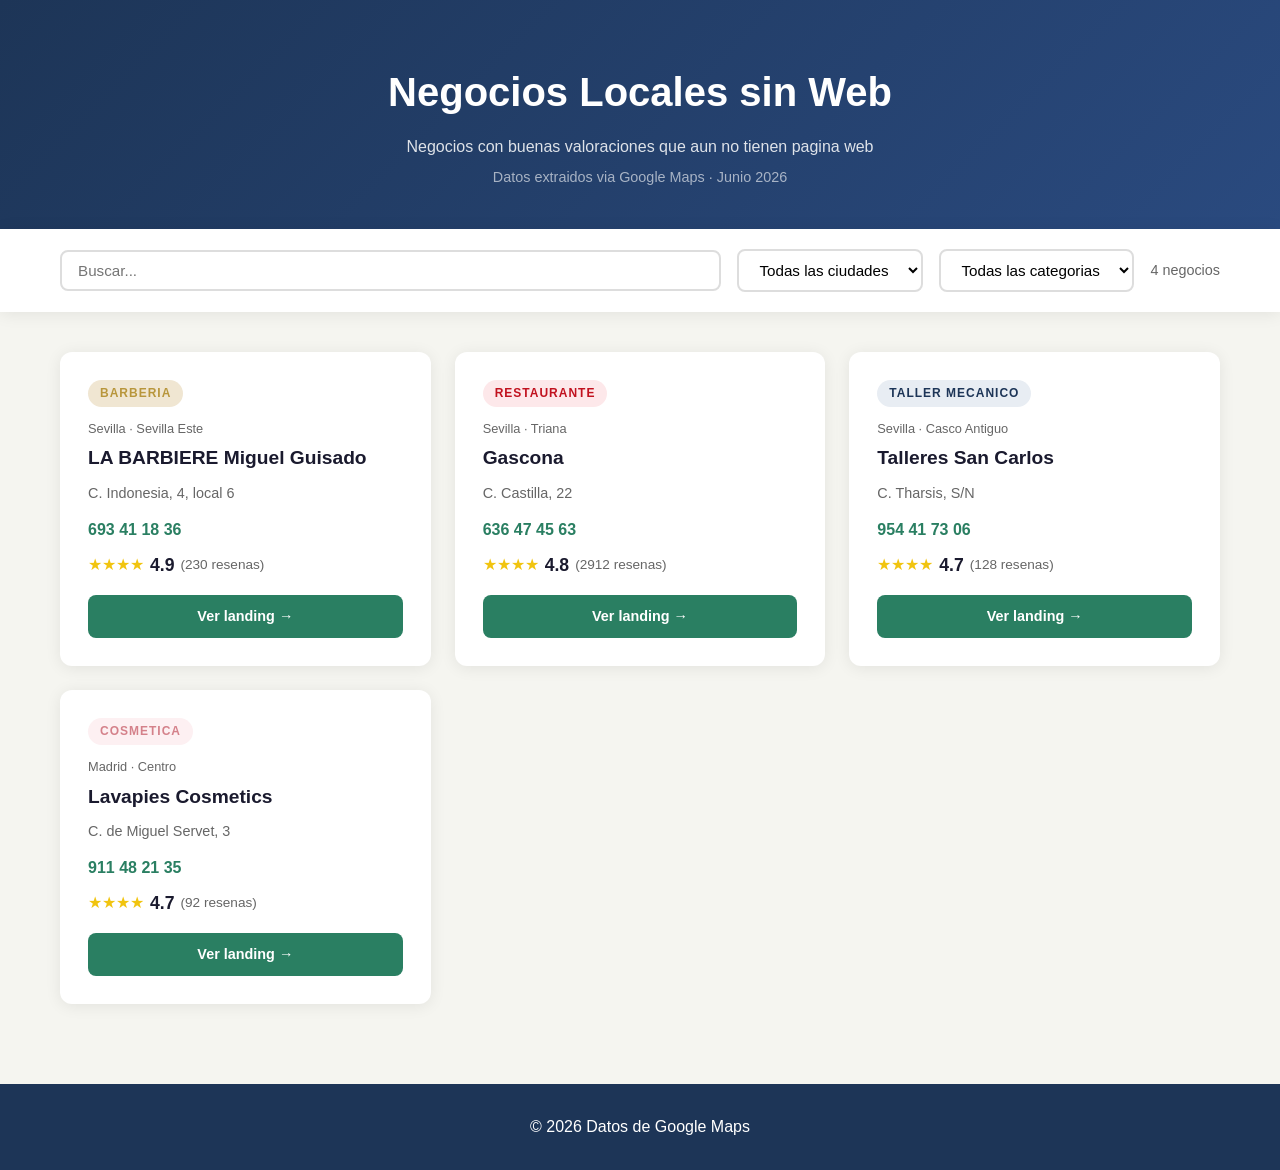
<file: pages/index.html>
<!DOCTYPE html>
<html lang="es">
<head>
  <meta charset="UTF-8">
  <meta name="viewport" content="width=device-width, initial-scale=1.0">
  <title>Negocios Locales sin Web</title>
  <meta name="description" content="Directorio de negocios sin web con buenas valoraciones.">
  <style>
    :root { --primary: #2A7F62; --primary-dark: #1E5E48; --bg: #F5F5F0; --text: #333; --text-light: #666; --white: #FFF; --shadow: 0 2px 16px rgba(0,0,0,0.08); --radius: 12px; }
    * { margin: 0; padding: 0; box-sizing: border-box; }
    body { font-family: -apple-system, BlinkMacSystemFont, 'Segoe UI', Roboto, sans-serif; background: var(--bg); color: var(--text); line-height: 1.6; }
    .container { max-width: 1200px; margin: auto; padding: 0 20px; }
    header { background: linear-gradient(135deg, #1D3557 0%, #2A4A7F 100%); color: #fff; padding: 60px 0 40px; text-align: center; }
    header h1 { font-size: 2.5rem; margin-bottom: 10px; }
    header p { opacity: 0.85; }
    header .sub { margin-top: 6px; opacity: 0.6; font-size: 0.9rem; }
    .filtros { background: var(--white); padding: 20px 0; box-shadow: var(--shadow); position: sticky; top: 0; z-index: 100; }
    .filtros-inner { display: flex; gap: 16px; align-items: center; flex-wrap: wrap; }
    .filtros input, .filtros select { padding: 10px 16px; border: 2px solid #ddd; border-radius: 8px; font-size: 0.95rem; font-family: inherit; background: var(--white); transition: border-color 0.3s; }
    .filtros input:focus, .filtros select:focus { outline: none; border-color: var(--primary); }
    .filtros input { flex: 1; min-width: 200px; }
    .filtros .count { color: var(--text-light); font-size: 0.9rem; margin-left: auto; }
    .grid { display: grid; grid-template-columns: repeat(auto-fit, minmax(340px, 1fr)); gap: 24px; padding: 40px 0; }
    .card { background: var(--white); border-radius: var(--radius); padding: 28px; box-shadow: var(--shadow); transition: all 0.3s; text-decoration: none; color: var(--text); display: flex; flex-direction: column; }
    .card:hover { transform: translateY(-4px); box-shadow: 0 8px 24px rgba(0,0,0,0.12); }
    .card-cat { display: inline-block; padding: 4px 12px; border-radius: 20px; font-size: 0.75rem; font-weight: 700; text-transform: uppercase; letter-spacing: 1px; margin-bottom: 12px; align-self: flex-start; }
    .cat-mecanico { background: #E8EDF3; color: #1D3557; }
    .cat-cosmetica { background: #FDF0F2; color: #D4818A; }
    .cat-restaurante { background: #FDE8EA; color: #C1121F; }
    .cat-barberia { background: #F0E6D2; color: #B8963C; }
    .card-ciudad { font-size: 0.8rem; color: var(--text-light); margin-bottom: 4px; }
    .card h3 { font-size: 1.2rem; margin-bottom: 8px; color: #1a1a2e; }
    .card .direccion { font-size: 0.9rem; color: var(--text-light); margin-bottom: 12px; flex: 1; }
    .card .telefono { font-weight: 600; color: var(--primary); margin-bottom: 8px; }
    .card .rating { display: flex; align-items: center; gap: 6px; }
    .card .rating .num { font-weight: 700; font-size: 1.1rem; color: #1a1a2e; }
    .card .rating .resenas { color: var(--text-light); font-size: 0.85rem; }
    .card .btn-visitar { display: inline-block; margin-top: 16px; padding: 10px 20px; background: var(--primary); color: var(--white); border-radius: 8px; text-align: center; font-weight: 600; font-size: 0.9rem; transition: background 0.3s; }
    .card .btn-visitar:hover { background: var(--primary-dark); }
    .sin-resultados { grid-column: 1/-1; text-align: center; padding: 60px; color: var(--text-light); }
    footer { background: #1D3557; color: #fff; text-align: center; padding: 30px 0; margin-top: 40px; }
    @media (max-width: 768px) { header h1 { font-size: 1.8rem; } .filtros-inner { flex-direction: column; } .filtros input, .filtros select { width: 100%; } .filtros .count { margin-left: 0; } }
  </style>
</head>
<body>
  <header>
    <div class="container">
      <h1>Negocios Locales sin Web</h1>
      <p>Negocios con buenas valoraciones que aun no tienen pagina web</p>
      <p class="sub">Datos extraidos via Google Maps · Junio 2026</p>
    </div>
  </header>
  <div class="filtros">
    <div class="container">
      <div class="filtros-inner">
        <input type="text" id="buscador" placeholder="Buscar..." oninput="f()">
        <select id="f-ciudad" onchange="f()"><option value="">Todas las ciudades</option></select>
        <select id="f-cat" onchange="f()"><option value="">Todas las categorias</option></select>
        <span class="count" id="cont">0 negocios</span>
      </div>
    </div>
  </div>
  <div class="container"><div class="grid" id="grid"></div></div>
  <footer><div class="container"><p>&copy; <span id="year"></span> Datos de Google Maps</p></div></footer>
  <script>
    document.getElementById('year').textContent = new Date().getFullYear();
    const n = [
      {id:"RS01",nombre:"Gascona",cat:"Restaurante",cls:"cat-restaurante",ciudad:"Sevilla",zona:"Triana",dir:"C. Castilla, 22",tel:"636 47 45 63",rat:4.8,res:2912,slug:"RS01-gascona"},
      {id:"BB01",nombre:"LA BARBIERE Miguel Guisado",cat:"Barberia",cls:"cat-barberia",ciudad:"Sevilla",zona:"Sevilla Este",dir:"C. Indonesia, 4, local 6",tel:"693 41 18 36",rat:4.9,res:230,slug:"BB01-la-barbiere-miguel-guisado"},
      {id:"MC01",nombre:"Talleres San Carlos",cat:"Taller Mecanico",cls:"cat-mecanico",ciudad:"Sevilla",zona:"Casco Antiguo",dir:"C. Tharsis, S/N",tel:"954 41 73 06",rat:4.7,res:128,slug:"MC01-talleres-san-carlos"},
      {id:"MC02",nombre:"Lavapies Cosmetics",cat:"Cosmetica",cls:"cat-cosmetica",ciudad:"Madrid",zona:"Centro",dir:"C. de Miguel Servet, 3",tel:"911 48 21 35",rat:4.7,res:92,slug:"MC02-lavapies-cosmetics"}
    ];
    [...new Set(n.map(x=>x.ciudad))].sort().forEach(c=>{let o=document.createElement('option');o.value=c;o.textContent=c;document.getElementById('f-ciudad').appendChild(o)});
    [...new Set(n.map(x=>x.cat))].sort().forEach(c=>{let o=document.createElement('option');o.value=c;o.textContent=c;document.getElementById('f-cat').appendChild(o)});
    function f(){
      const t=document.getElementById('buscador').value.toLowerCase(),ci=document.getElementById('f-ciudad').value,ca=document.getElementById('f-cat').value,g=document.getElementById('grid');
      const r=n.filter(x=>(x.nombre.toLowerCase().includes(t)||x.dir.toLowerCase().includes(t)||x.ciudad.toLowerCase().includes(t)||x.cat.toLowerCase().includes(t))&&(!ci||x.ciudad===ci)&&(!ca||x.cat===ca)).sort((a,b)=>b.rat-a.rat);
      document.getElementById('cont').textContent=r.length+' negocio'+(r.length!==1?'s':'');
      if(!r.length){g.innerHTML='<div class="sin-resultados"><h3>Sin resultados</h3></div>';return;}
      g.innerHTML=r.map(x=>`<a href="${x.slug}/" class="card"><span class="card-cat ${x.cls}">${x.cat}</span><span class="card-ciudad">${x.ciudad} · ${x.zona}</span><h3>${x.nombre}</h3><p class="direccion">${x.dir}</p><p class="telefono">${x.tel}</p><div class="rating"><span style="color:#f1c40f;">${'★'.repeat(Math.floor(x.rat))}</span><span class="num">${x.rat}</span><span class="resenas">(${x.res} resenas)</span></div><span class="btn-visitar">Ver landing →</span></a>`).join('');
    }
    f();
  </script>
</body>
</html>
</file>
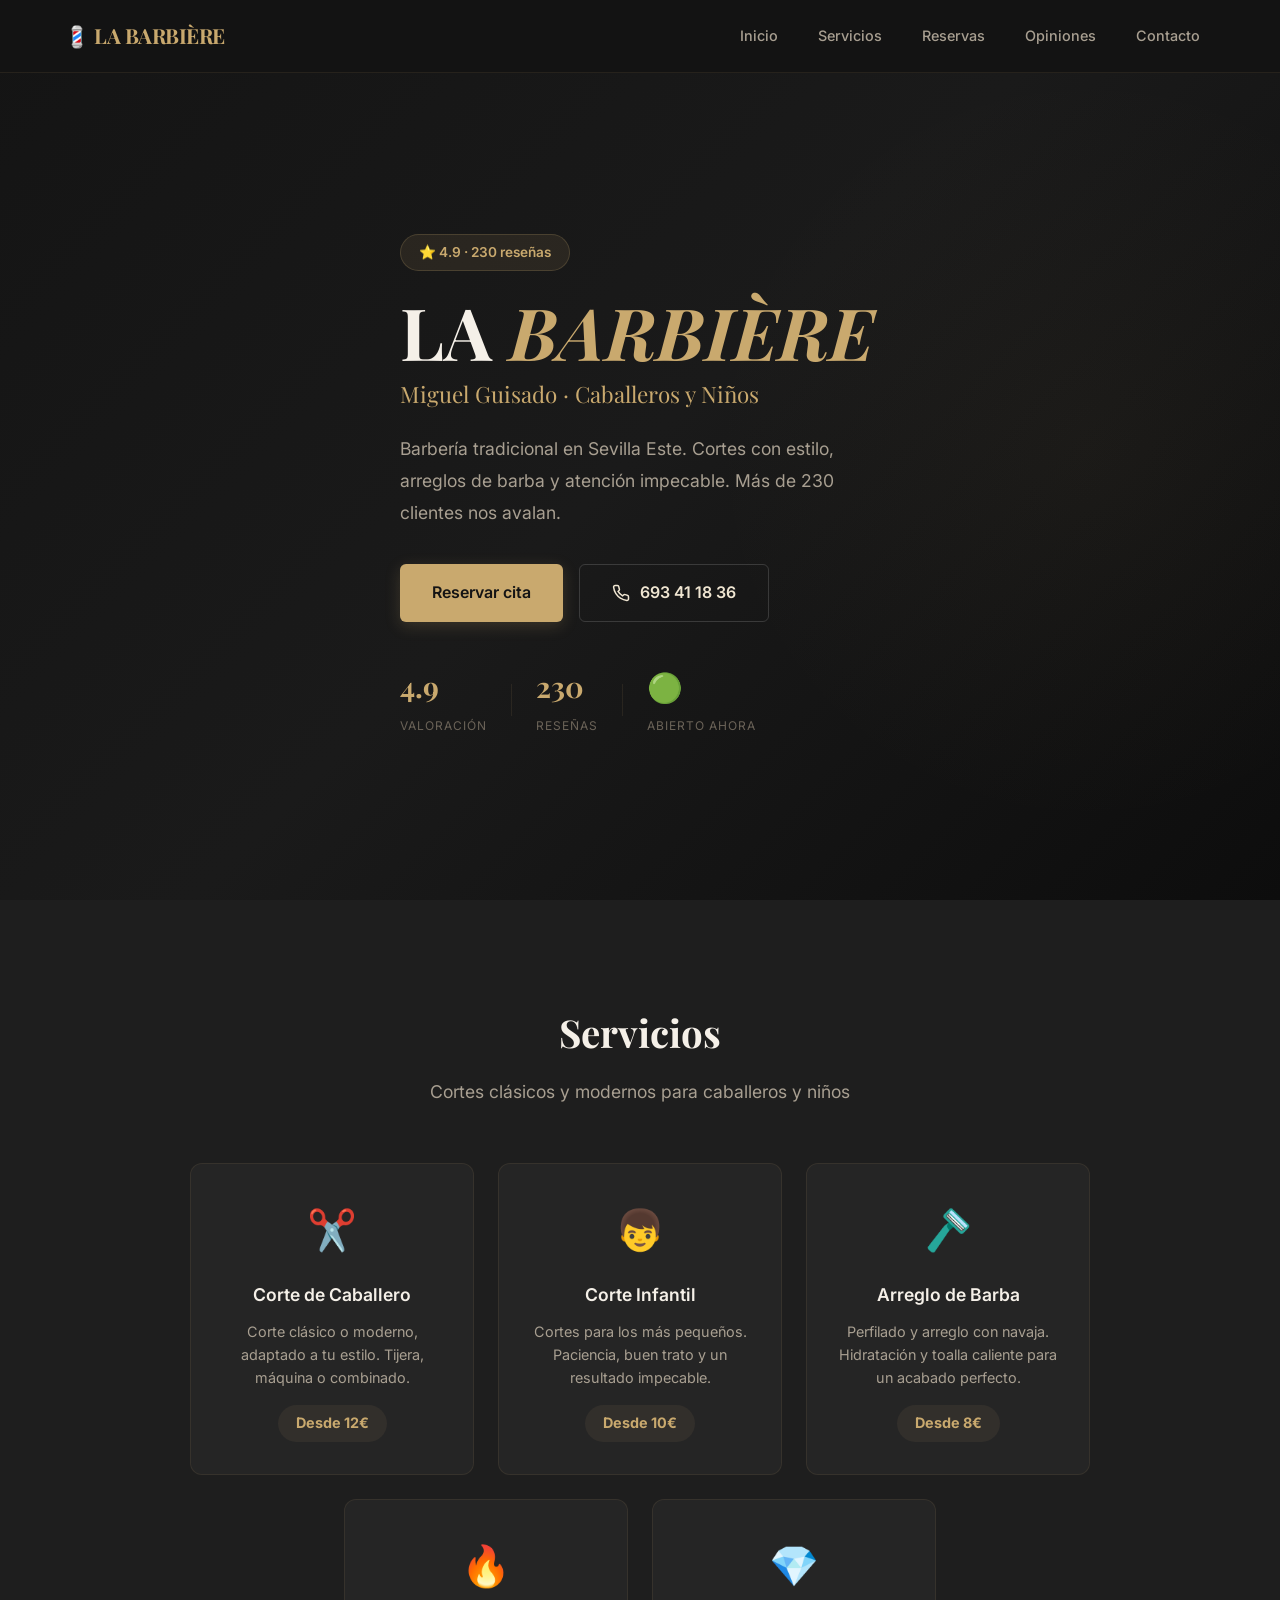
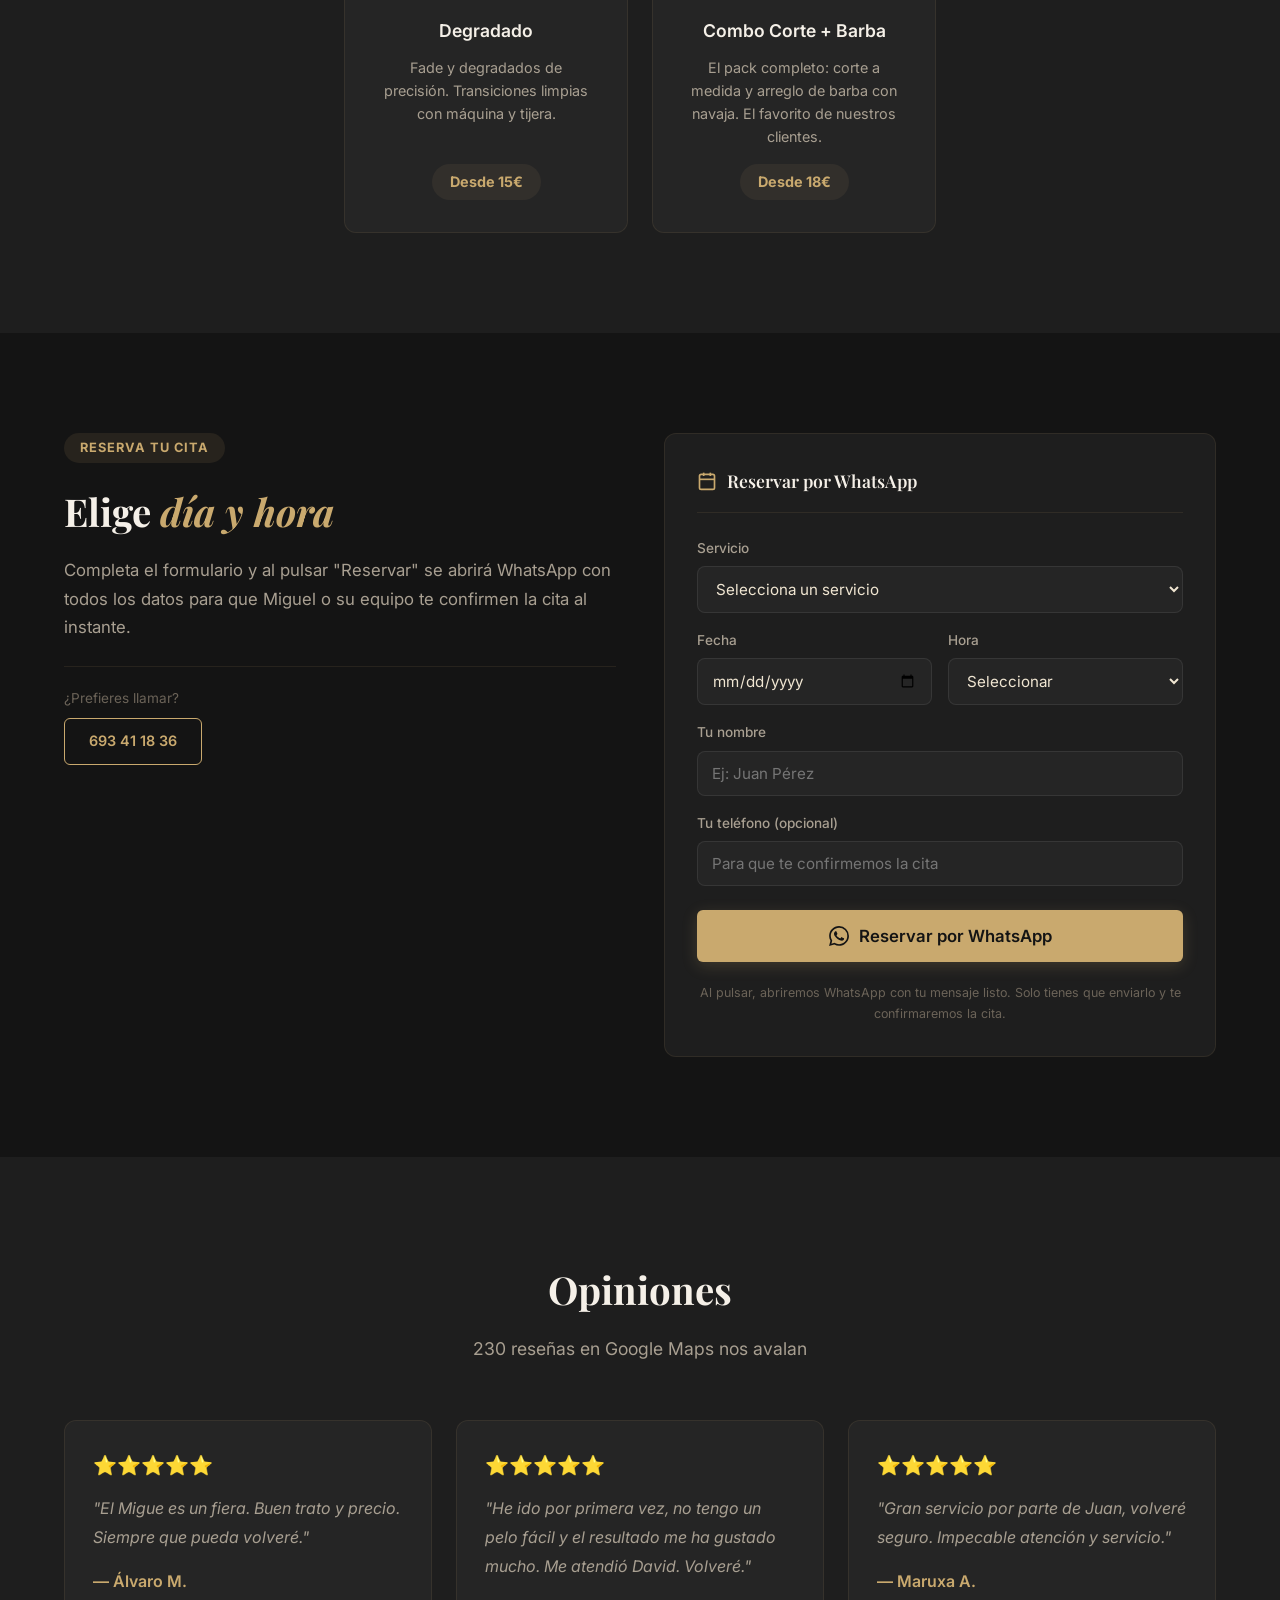
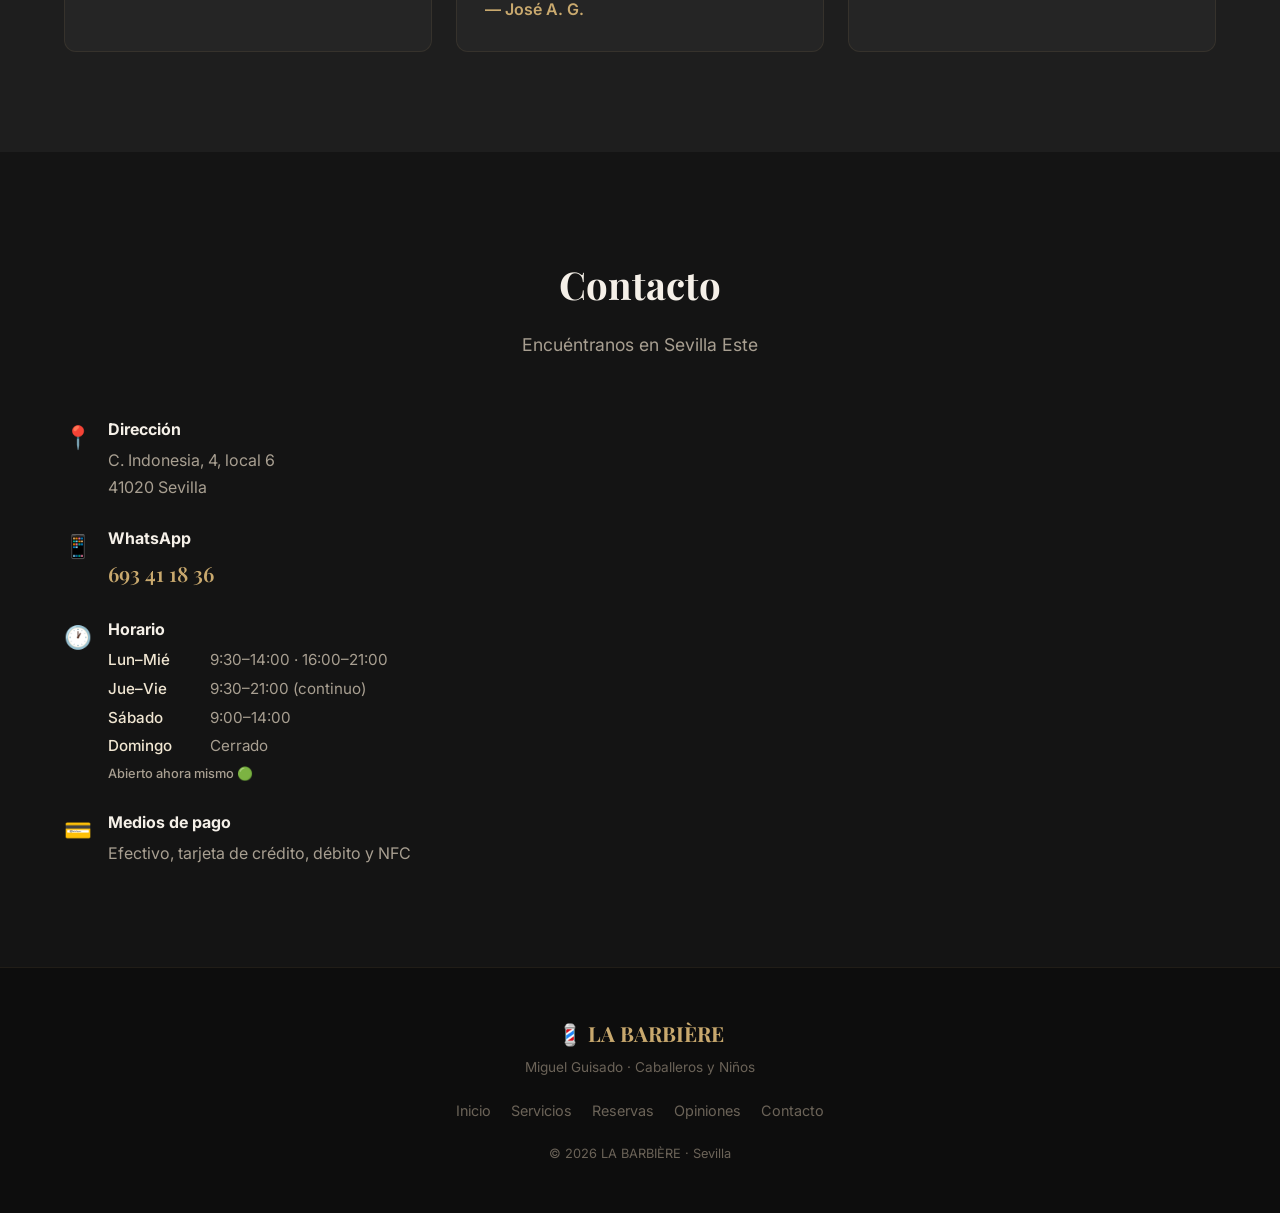
<file: pages/BB01-la-barbiere-miguel-guisado/index.html>
<!DOCTYPE html>
<html lang="es">
<head>
  <meta charset="UTF-8">
  <meta name="viewport" content="width=device-width, initial-scale=1.0">
  <title>LA BARBIÈRE Miguel Guisado - Barbería en Sevilla Este</title>
  <meta name="description" content="Barbería tradicional en Sevilla Este. Cortes de caballero e infantil, arreglo de barba y degradados. 4.9 estrellas y 230 reseñas. Miguel Guisado.">
  <meta property="og:title" content="LA BARBIÈRE Miguel Guisado - Barbería Sevilla">
  <meta property="og:description" content="Barbería en Sevilla Este. 4.9 estrellas, 230 reseñas. Reserva por WhatsApp.">
  <meta property="og:type" content="business.business">
  <meta property="og:locale" content="es_ES">
  <script type="application/ld+json">
  {
    "@context": "https://schema.org",
    "@type": "BarberShop",
    "name": "LA BARBIÈRE Miguel Guisado Caballeros y Niños",
    "telephone": "+34693411836",
    "address": { "@type": "PostalAddress", "streetAddress": "C. Indonesia, 4, local 6", "addressLocality": "Sevilla", "postalCode": "41020", "addressCountry": "ES" },
    "geo": { "@type": "GeoCoordinates", "latitude": 37.4050612, "longitude": -5.9186385 },
    "aggregateRating": { "@type": "AggregateRating", "ratingValue": "4.9", "reviewCount": "230" },
    "openingHours": ["Mo 09:30-14:00","Mo 16:00-21:00","Tu 09:30-14:00","Tu 16:00-21:00","We 09:30-14:00","We 16:00-21:00","Th 09:30-21:00","Fr 09:30-21:00","Sa 09:00-14:00"],
    "currenciesAccepted": "EUR",
    "paymentAccepted": "Cash, Credit Card, Debit Card, NFC"
  }
  </script>
  <link rel="stylesheet" href="style.css">
  <link rel="preconnect" href="https://fonts.googleapis.com">
  <link href="https://fonts.googleapis.com/css2?family=Playfair+Display:ital,wght@0,600;0,700;1,600&family=Inter:wght@300;400;500;600&display=swap" rel="stylesheet">
</head>
<body>
  <a href="#main" class="skip-link">Ir al contenido principal</a>

  <header class="header" role="banner">
    <div class="container">
      <nav class="nav" role="navigation" aria-label="Navegación principal">
        <a href="#hero" class="logo" aria-label="LA BARBIÈRE inicio">💈 LA BARBIÈRE</a>
        <button class="nav-toggle" aria-label="Abrir menú" aria-expanded="false"><span></span><span></span><span></span></button>
        <ul class="nav-menu" role="menubar">
          <li><a href="#hero" role="menuitem">Inicio</a></li>
          <li><a href="#servicios" role="menuitem">Servicios</a></li>
          <li><a href="#reserva" role="menuitem">Reservas</a></li>
          <li><a href="#testimonios" role="menuitem">Opiniones</a></li>
          <li><a href="#contacto" role="menuitem">Contacto</a></li>
        </ul>
      </nav>
    </div>
  </header>

  <main id="main">
    <!-- Hero -->
    <section id="hero" class="hero">
      <div class="container">
        <div class="hero-content">
          <span class="hero-badge">⭐ 4.9 · 230 reseñas</span>
          <h1>LA <span class="highlight">BARBIÈRE</span></h1>
          <p class="hero-subtitle">Miguel Guisado · Caballeros y Niños</p>
          <p class="hero-desc">Barbería tradicional en Sevilla Este. Cortes con estilo, arreglos de barba y atención impecable. Más de 230 clientes nos avalan.</p>
          <div class="hero-cta">
            <a href="#reserva" class="btn btn-primary">Reservar cita</a>
            <a href="tel:+34693411836" class="btn btn-secondary">
              <svg width="18" height="18" viewBox="0 0 24 24" fill="none" stroke="currentColor" stroke-width="2"><path d="M22 16.92v3a2 2 0 0 1-2.18 2A19.8 19.8 0 0 1 11.19 18.85a19.5 19.5 0 0 1-6-6A19.79 19.79 0 0 1 2.12 4.18 2 2 0 0 1 4.11 2h3a2 2 0 0 1 2 1.72c.127.96.361 1.903.7 2.81a2 2 0 0 1-.45 2.11L8.09 9.91a16 16 0 0 0 6 6l1.27-1.27a2 2 0 0 1 2.11-.45c.907.339 1.85.573 2.81.7A2 2 0 0 1 22 16.92z"/></svg>
              693 41 18 36
            </a>
          </div>
          <div class="hero-stats">
            <div class="hero-stat"><span class="hero-stat-num">4.9</span><span class="hero-stat-label">Valoración</span></div>
            <div class="hero-stat-divider"></div>
            <div class="hero-stat"><span class="hero-stat-num">230</span><span class="hero-stat-label">Reseñas</span></div>
            <div class="hero-stat-divider"></div>
            <div class="hero-stat"><span class="hero-stat-num">🟢</span><span class="hero-stat-label">Abierto ahora</span></div>
          </div>
        </div>
      </div>
    </section>

    <!-- Servicios -->
    <section id="servicios" class="servicios section">
      <div class="container">
        <h2 class="section-title">Servicios</h2>
        <p class="section-desc">Cortes clásicos y modernos para caballeros y niños</p>
        <div class="servicios-grid">
          <div class="servicio-card">
            <div class="servicio-icon" aria-hidden="true">✂️</div>
            <h3>Corte de Caballero</h3>
            <p>Corte clásico o moderno, adaptado a tu estilo. Tijera, máquina o combinado.</p>
            <span class="servicio-precio">Desde 12€</span>
          </div>
          <div class="servicio-card">
            <div class="servicio-icon" aria-hidden="true">👦</div>
            <h3>Corte Infantil</h3>
            <p>Cortes para los más pequeños. Paciencia, buen trato y un resultado impecable.</p>
            <span class="servicio-precio">Desde 10€</span>
          </div>
          <div class="servicio-card">
            <div class="servicio-icon" aria-hidden="true">🪒</div>
            <h3>Arreglo de Barba</h3>
            <p>Perfilado y arreglo con navaja. Hidratación y toalla caliente para un acabado perfecto.</p>
            <span class="servicio-precio">Desde 8€</span>
          </div>
          <div class="servicio-card">
            <div class="servicio-icon" aria-hidden="true">🔥</div>
            <h3>Degradado</h3>
            <p>Fade y degradados de precisión. Transiciones limpias con máquina y tijera.</p>
            <span class="servicio-precio">Desde 15€</span>
          </div>
          <div class="servicio-card">
            <div class="servicio-icon" aria-hidden="true">💎</div>
            <h3>Combo Corte + Barba</h3>
            <p>El pack completo: corte a medida y arreglo de barba con navaja. El favorito de nuestros clientes.</p>
            <span class="servicio-precio">Desde 18€</span>
          </div>
        </div>
      </div>
    </section>

    <!-- Reservas con WhatsApp -->
    <section id="reserva" class="reserva section">
      <div class="container">
        <div class="reserva-grid">
          <div class="reserva-info">
            <span class="reserva-tag">Reserva tu cita</span>
            <h2 class="section-title" style="text-align:left;">Elige <span class="highlight">día y hora</span></h2>
            <p>Completa el formulario y al pulsar "Reservar" se abrirá WhatsApp con todos los datos para que Miguel o su equipo te confirmen la cita al instante.</p>
            <div class="reserva-callout">
              <span>¿Prefieres llamar?</span>
              <a href="tel:+34693411836" class="btn btn-outline">693 41 18 36</a>
            </div>
          </div>
          <div class="reserva-card">
            <div class="reserva-card-header">
              <svg width="20" height="20" viewBox="0 0 24 24" fill="none" stroke="currentColor" stroke-width="2"><rect x="3" y="4" width="18" height="18" rx="2"/><line x1="16" y1="2" x2="16" y2="6"/><line x1="8" y1="2" x2="8" y2="6"/><line x1="3" y1="10" x2="21" y2="10"/></svg>
              <span>Reservar por WhatsApp</span>
            </div>
            <form class="reserva-form" id="form-reserva" onsubmit="return enviarReservaWhatsApp(event)">
              <div class="form-group">
                <label for="res-servicio">Servicio</label>
                <select id="res-servicio" required>
                  <option value="">Selecciona un servicio</option>
                  <option value="Corte de Caballero">Corte de Caballero</option>
                  <option value="Corte Infantil">Corte Infantil</option>
                  <option value="Arreglo de Barba">Arreglo de Barba</option>
                  <option value="Degradado">Degradado</option>
                  <option value="Combo Corte + Barba">Combo Corte + Barba</option>
                </select>
              </div>
              <div class="form-row">
                <div class="form-group">
                  <label for="res-fecha">Fecha</label>
                  <input type="date" id="res-fecha" required>
                </div>
                <div class="form-group">
                  <label for="res-hora">Hora</label>
                  <select id="res-hora" required>
                    <option value="">Seleccionar</option>
                  </select>
                </div>
              </div>
              <div class="form-group">
                <label for="res-nombre">Tu nombre</label>
                <input type="text" id="res-nombre" placeholder="Ej: Juan Pérez" required>
              </div>
              <div class="form-group">
                <label for="res-telefono">Tu teléfono (opcional)</label>
                <input type="tel" id="res-telefono" placeholder="Para que te confirmemos la cita">
              </div>
              <button type="submit" class="btn btn-primary btn-reservar" id="btn-reservar">
                <svg width="20" height="20" viewBox="0 0 24 24" fill="currentColor"><path d="M17.472 14.382c-.297-.149-1.758-.867-2.03-.967-.273-.099-.471-.148-.67.15-.197.297-.767.966-.94 1.164-.173.199-.347.223-.644.075-.297-.15-1.255-.463-2.39-1.475-.883-.788-1.48-1.761-1.653-2.059-.173-.297-.018-.458.13-.606.134-.133.298-.347.446-.52.149-.174.198-.298.298-.497.099-.198.05-.371-.025-.52-.075-.149-.669-1.612-.916-2.207-.242-.579-.487-.5-.669-.51-.173-.008-.371-.01-.57-.01-.198 0-.52.074-.792.372-.272.297-1.04 1.016-1.04 2.479 0 1.462 1.065 2.875 1.213 3.074.149.198 2.096 3.2 5.077 4.487.709.306 1.262.489 1.694.625.712.227 1.36.195 1.871.118.571-.085 1.758-.719 2.006-1.413.248-.694.248-1.289.173-1.413-.074-.124-.272-.198-.57-.347m-5.421 7.403h-.004a9.87 9.87 0 01-5.031-1.378l-.361-.214-3.741.982.998-3.648-.235-.374a9.86 9.86 0 01-1.51-5.26c.001-5.45 4.436-9.884 9.888-9.884 2.64 0 5.122 1.03 6.988 2.898a9.825 9.825 0 012.893 6.994c-.003 5.45-4.437 9.884-9.885 9.884m8.413-18.297A11.815 11.815 0 0012.05 0C5.495 0 .16 5.335.157 11.892c0 2.096.547 4.142 1.588 5.945L.057 24l6.305-1.654a11.882 11.882 0 005.683 1.448h.005c6.554 0 11.89-5.335 11.893-11.893a11.821 11.821 0 00-3.48-8.413z"/></svg>
                Reservar por WhatsApp
              </button>
              <p class="reserva-footnote">Al pulsar, abriremos WhatsApp con tu mensaje listo. Solo tienes que enviarlo y te confirmaremos la cita.</p>
            </form>
          </div>
        </div>
      </div>
    </section>

    <!-- Testimonios -->
    <section id="testimonios" class="testimonios section">
      <div class="container">
        <h2 class="section-title">Opiniones</h2>
        <p class="section-desc">230 reseñas en Google Maps nos avalan</p>
        <div class="testimonios-grid">
          <blockquote class="testimonio-card">
            <div class="stars">⭐⭐⭐⭐⭐</div>
            <p>"El Migue es un fiera. Buen trato y precio. Siempre que pueda volveré."</p>
            <footer>— Álvaro M.</footer>
          </blockquote>
          <blockquote class="testimonio-card">
            <div class="stars">⭐⭐⭐⭐⭐</div>
            <p>"He ido por primera vez, no tengo un pelo fácil y el resultado me ha gustado mucho. Me atendió David. Volveré."</p>
            <footer>— José A. G.</footer>
          </blockquote>
          <blockquote class="testimonio-card">
            <div class="stars">⭐⭐⭐⭐⭐</div>
            <p>"Gran servicio por parte de Juan, volveré seguro. Impecable atención y servicio."</p>
            <footer>— Maruxa A.</footer>
          </blockquote>
        </div>
      </div>
    </section>

    <!-- Contacto -->
    <section id="contacto" class="contacto section">
      <div class="container">
        <h2 class="section-title">Contacto</h2>
        <p class="section-desc">Encuéntranos en Sevilla Este</p>
        <div class="contacto-grid">
          <div class="contacto-info">
            <div class="contacto-item">
              <span class="contacto-icon" aria-hidden="true">📍</span>
              <div>
                <h3>Dirección</h3>
                <p>C. Indonesia, 4, local 6<br>41020 Sevilla</p>
              </div>
            </div>
            <div class="contacto-item">
              <span class="contacto-icon" aria-hidden="true">📱</span>
              <div><h3>WhatsApp</h3><a href="tel:+34693411836" class="phone-link">693 41 18 36</a></div>
            </div>
            <div class="contacto-item">
              <span class="contacto-icon" aria-hidden="true">🕐</span>
              <div>
                <h3>Horario</h3>
                <p class="horario-row"><span class="horario-dia">Lun–Mié</span><span class="horario-hrs">9:30–14:00 · 16:00–21:00</span></p>
                <p class="horario-row"><span class="horario-dia">Jue–Vie</span><span class="horario-hrs">9:30–21:00 (continuo)</span></p>
                <p class="horario-row"><span class="horario-dia">Sábado</span><span class="horario-hrs">9:00–14:00</span></p>
                <p class="horario-row"><span class="horario-dia">Domingo</span><span class="horario-hrs">Cerrado</span></p>
                <p class="horario-note">Abierto ahora mismo 🟢</p>
              </div>
            </div>
            <div class="contacto-item">
              <span class="contacto-icon" aria-hidden="true">💳</span>
              <div>
                <h3>Medios de pago</h3>
                <p>Efectivo, tarjeta de crédito, débito y NFC</p>
              </div>
            </div>
          </div>
          <div class="contacto-mapa">
            <iframe src="https://maps.google.com/maps?cid=1830763456017885540&output=embed&hl=es" width="100%" height="320" style="border:0;border-radius:12px;" allowfullscreen="" loading="lazy" title="Mapa de LA BARBIÈRE en Sevilla Este"></iframe>
          </div>
        </div>
      </div>
    </section>
  </main>

  <footer class="footer" role="contentinfo">
    <div class="container">
      <div class="footer-content">
        <div class="footer-brand"><span class="footer-logo">💈 LA BARBIÈRE</span><p>Miguel Guisado · Caballeros y Niños</p></div>
        <div class="footer-links">
          <a href="#hero">Inicio</a><a href="#servicios">Servicios</a><a href="#reserva">Reservas</a><a href="#testimonios">Opiniones</a><a href="#contacto">Contacto</a>
        </div>
        <div class="footer-copy"><p>&copy; <span id="year"></span> LA BARBIÈRE · Sevilla</p></div>
      </div>
    </div>
  </footer>

  <a href="tel:+34693411836" class="cta-flotante">📱 Llámanos</a>
  <script src="script.js"></script>
</body>
</html>
</file>
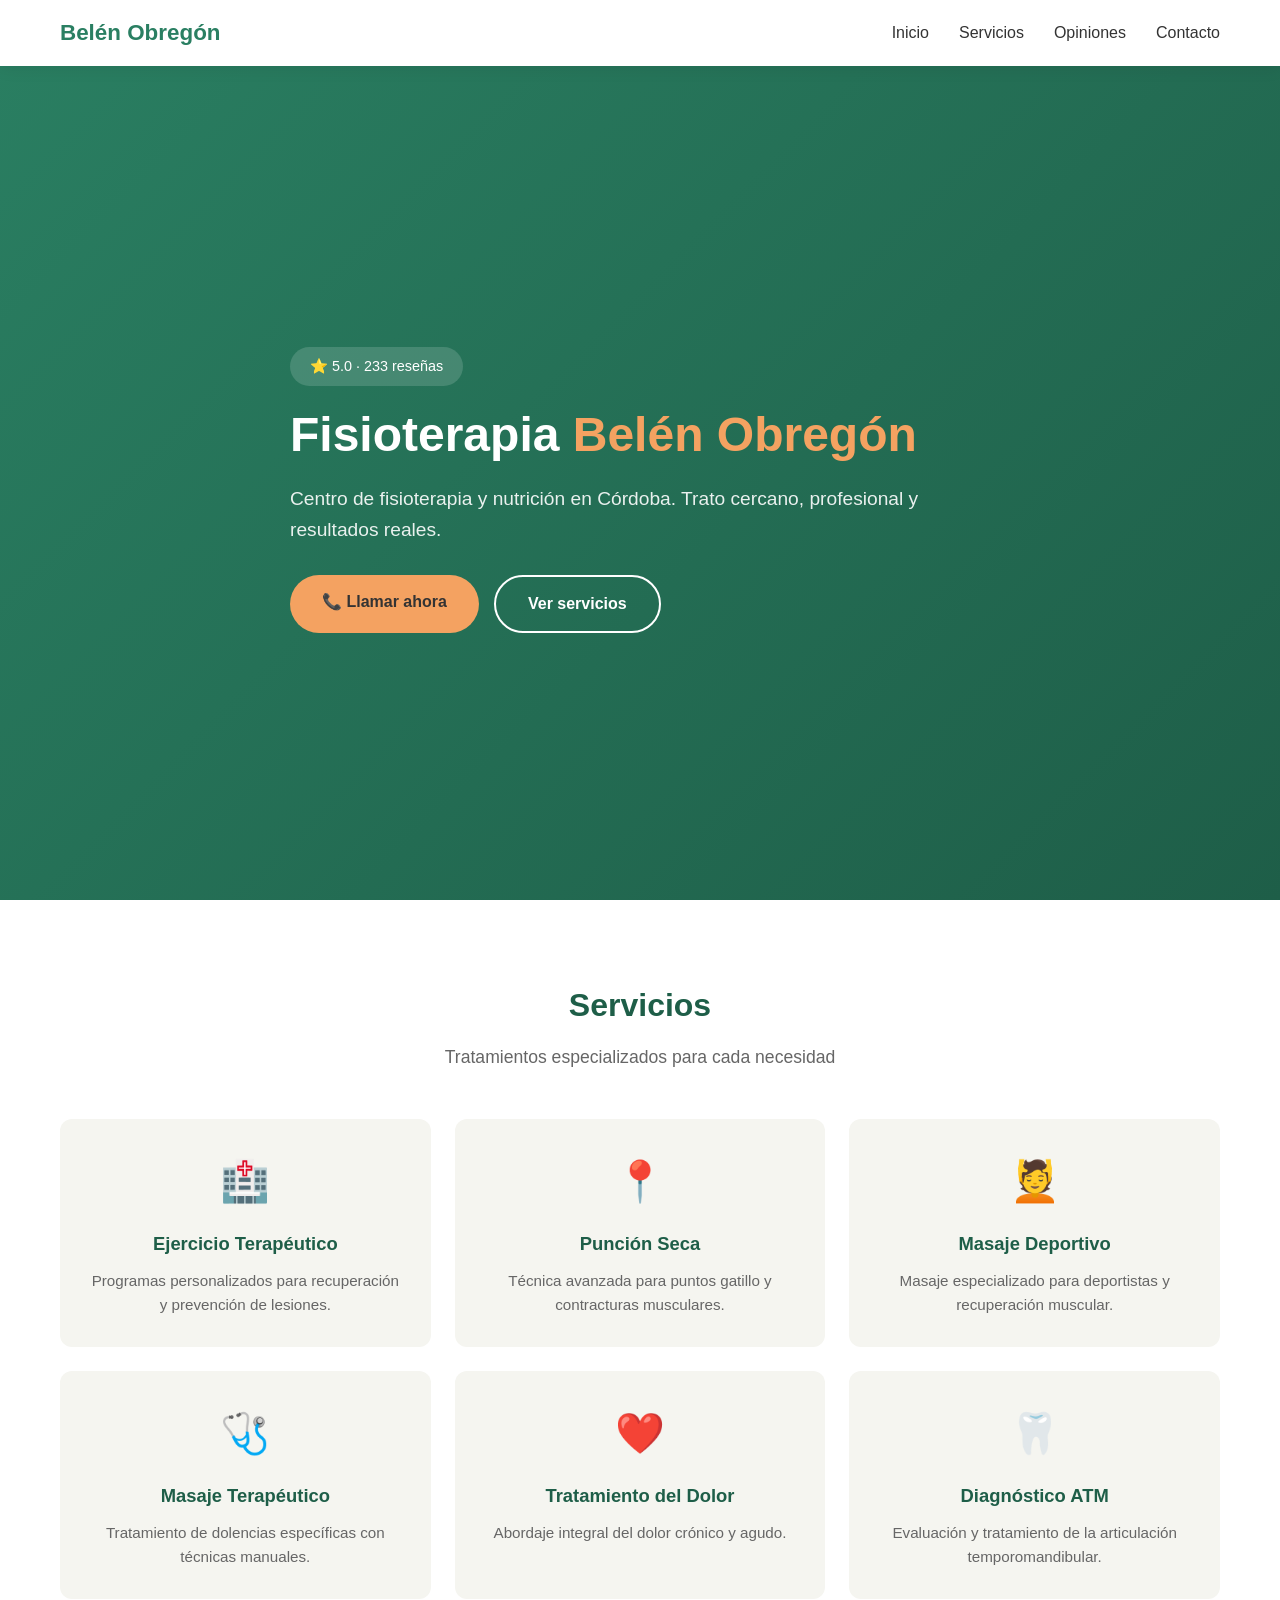
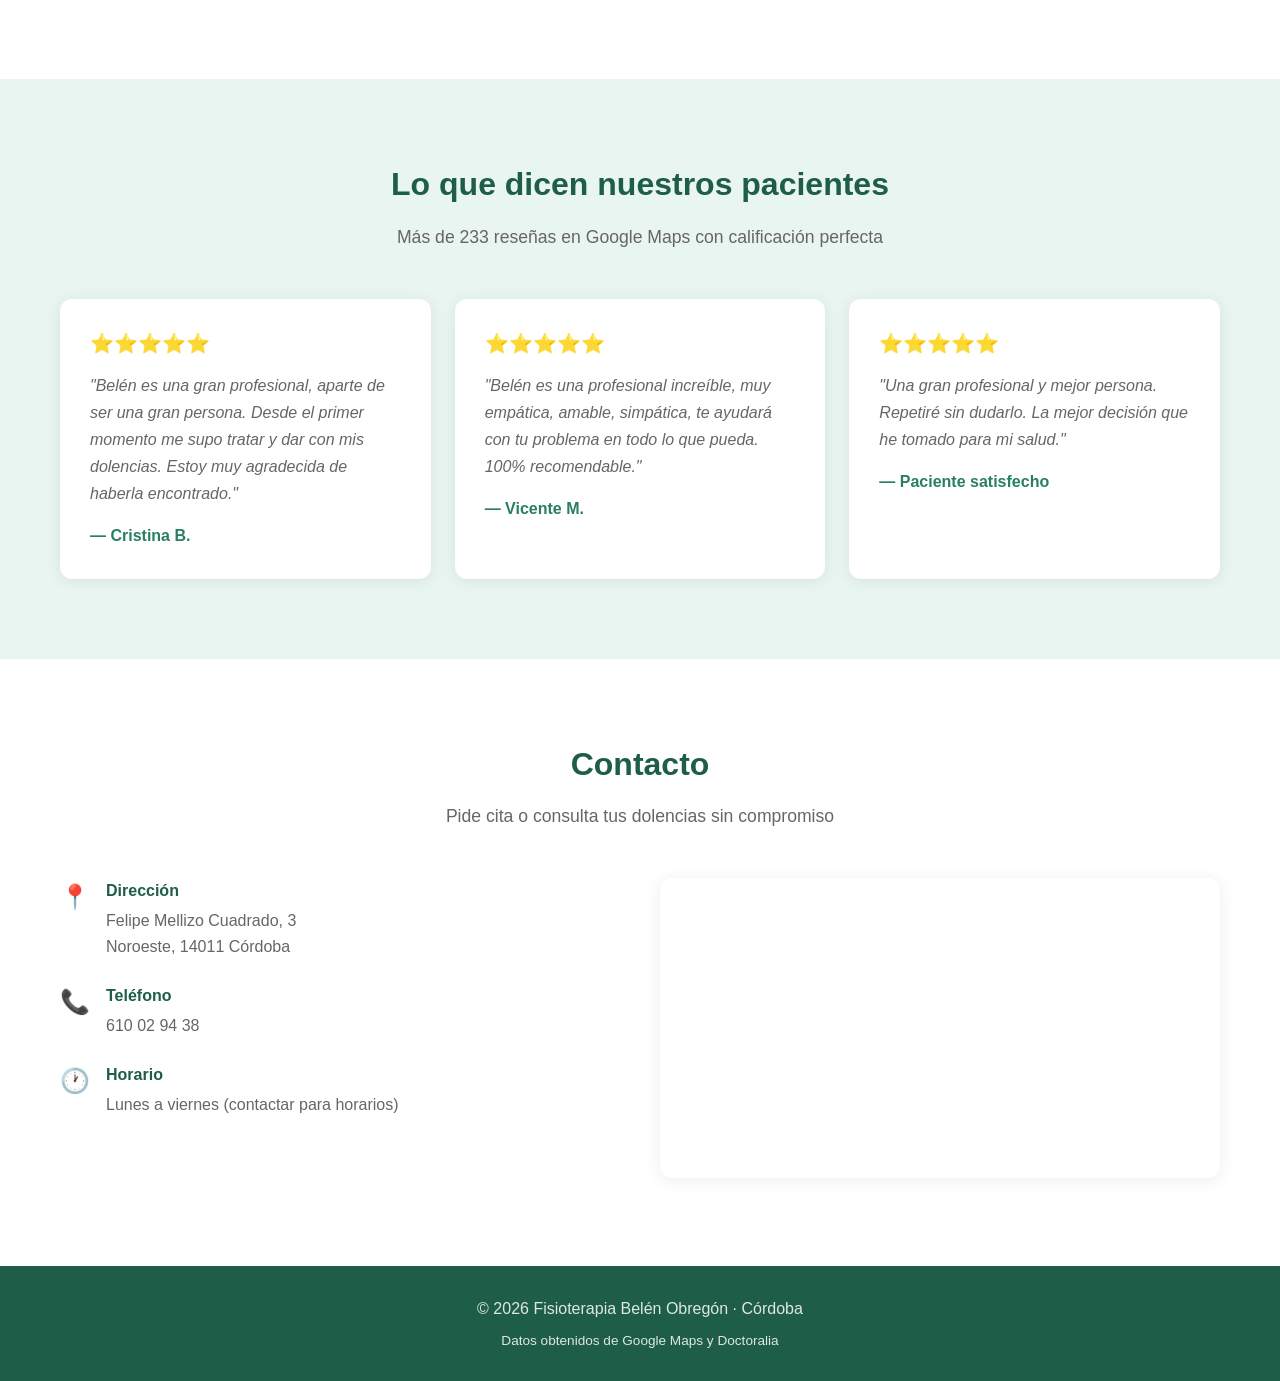
<file: pages/CO01-fisioterapia-belen-obregon/index.html>
<!DOCTYPE html>
<html lang="es">
<head>
  <meta charset="UTF-8">
  <meta name="viewport" content="width=device-width, initial-scale=1.0">
  <title>Fisioterapia Belén Obregón - Córdoba</title>
  <meta name="description" content="Centro de fisioterapia y nutrición en Córdoba. Ejercicio terapéutico, punción seca, masaje deportivo. Más de 233 reseñas con calificación perfecta.">
  <meta property="og:title" content="Fisioterapia Belén Obregón">
  <meta property="og:description" content="Centro de fisioterapia en Córdoba con más de 233 reseñas 5 estrellas">
  <meta property="og:type" content="business.business">
  <meta property="og:locale" content="es_ES">
  <script type="application/ld+json">
  {
    "@context": "https://schema.org",
    "@type": "LocalBusiness",
    "name": "Fisioterapia Belén Obregón",
    "image": "",
    "telephone": "+34610029438",
    "email": "",
    "address": {
      "@type": "PostalAddress",
      "streetAddress": "Felipe Mellizo Cuadrado, 3",
      "addressLocality": "Córdoba",
      "postalCode": "14011",
      "addressCountry": "ES"
    },
    "aggregateRating": {
      "@type": "AggregateRating",
      "ratingValue": "5.0",
      "reviewCount": "233"
    },
    "url": ""
  }
  </script>
  <link rel="stylesheet" href="style.css">
</head>
<body>
  <header class="header">
    <div class="container">
      <nav class="nav">
        <a href="#hero" class="logo">Belén Obregón</a>
        <button class="nav-toggle" aria-label="Menú">
          <span></span><span></span><span></span>
        </button>
        <ul class="nav-menu">
          <li><a href="#hero">Inicio</a></li>
          <li><a href="#servicios">Servicios</a></li>
          <li><a href="#testimonios">Opiniones</a></li>
          <li><a href="#contacto">Contacto</a></li>
        </ul>
      </nav>
    </div>
  </header>

  <section id="hero" class="hero">
    <div class="container">
      <div class="hero-content">
        <span class="hero-badge">⭐ 5.0 · 233 reseñas</span>
        <h1>Fisioterapia <span class="highlight">Belén Obregón</span></h1>
        <p class="hero-sub">Centro de fisioterapia y nutrición en Córdoba. Trato cercano, profesional y resultados reales.</p>
        <div class="hero-cta">
          <a href="tel:+34610029438" class="btn btn-primary">📞 Llamar ahora</a>
          <a href="#servicios" class="btn btn-secondary">Ver servicios</a>
        </div>
      </div>
    </div>
  </section>

  <section id="servicios" class="servicios section">
    <div class="container">
      <h2 class="section-title">Servicios</h2>
      <p class="section-desc">Tratamientos especializados para cada necesidad</p>
      <div class="servicios-grid">
        <div class="servicio-card">
          <div class="servicio-icon">🏥</div>
          <h3>Ejercicio Terapéutico</h3>
          <p>Programas personalizados para recuperación y prevención de lesiones.</p>
        </div>
        <div class="servicio-card">
          <div class="servicio-icon">📍</div>
          <h3>Punción Seca</h3>
          <p>Técnica avanzada para puntos gatillo y contracturas musculares.</p>
        </div>
        <div class="servicio-card">
          <div class="servicio-icon">💆</div>
          <h3>Masaje Deportivo</h3>
          <p>Masaje especializado para deportistas y recuperación muscular.</p>
        </div>
        <div class="servicio-card">
          <div class="servicio-icon">🩺</div>
          <h3>Masaje Terapéutico</h3>
          <p>Tratamiento de dolencias específicas con técnicas manuales.</p>
        </div>
        <div class="servicio-card">
          <div class="servicio-icon">❤️</div>
          <h3>Tratamiento del Dolor</h3>
          <p>Abordaje integral del dolor crónico y agudo.</p>
        </div>
        <div class="servicio-card">
          <div class="servicio-icon">🦷</div>
          <h3>Diagnóstico ATM</h3>
          <p>Evaluación y tratamiento de la articulación temporomandibular.</p>
        </div>
      </div>
    </div>
  </section>

  <section id="testimonios" class="testimonios section">
    <div class="container">
      <h2 class="section-title">Lo que dicen nuestros pacientes</h2>
      <p class="section-desc">Más de 233 reseñas en Google Maps con calificación perfecta</p>
      <div class="testimonios-grid">
        <div class="testimonio-card">
          <div class="stars">⭐⭐⭐⭐⭐</div>
          <p>"Belén es una gran profesional, aparte de ser una gran persona. Desde el primer momento me supo tratar y dar con mis dolencias. Estoy muy agradecida de haberla encontrado."</p>
          <div class="testimonio-author">— Cristina B.</div>
        </div>
        <div class="testimonio-card">
          <div class="stars">⭐⭐⭐⭐⭐</div>
          <p>"Belén es una profesional increíble, muy empática, amable, simpática, te ayudará con tu problema en todo lo que pueda. 100% recomendable."</p>
          <div class="testimonio-author">— Vicente M.</div>
        </div>
        <div class="testimonio-card">
          <div class="stars">⭐⭐⭐⭐⭐</div>
          <p>"Una gran profesional y mejor persona. Repetiré sin dudarlo. La mejor decisión que he tomado para mi salud."</p>
          <div class="testimonio-author">— Paciente satisfecho</div>
        </div>
      </div>
    </div>
  </section>

  <section id="contacto" class="contacto section">
    <div class="container">
      <h2 class="section-title">Contacto</h2>
      <p class="section-desc">Pide cita o consulta tus dolencias sin compromiso</p>
      <div class="contacto-grid">
        <div class="contacto-info">
          <div class="contacto-item">
            <span class="contacto-icon">📍</span>
            <div>
              <h3>Dirección</h3>
              <p>Felipe Mellizo Cuadrado, 3<br>Noroeste, 14011 Córdoba</p>
            </div>
          </div>
          <div class="contacto-item">
            <span class="contacto-icon">📞</span>
            <div>
              <h3>Teléfono</h3>
              <a href="tel:+34610029438">610 02 94 38</a>
            </div>
          </div>
          <div class="contacto-item">
            <span class="contacto-icon">🕐</span>
            <div>
              <h3>Horario</h3>
              <p>Lunes a viernes (contactar para horarios)</p>
            </div>
          </div>
        </div>
        <div class="contacto-mapa">
          <iframe src="https://maps.google.com/maps?q=Felipe%20Mellizo%20Cuadrado%203%20C%C3%B3rdoba&output=embed" width="100%" height="300" style="border:0;border-radius:12px;" allowfullscreen="" loading="lazy"></iframe>
        </div>
      </div>
    </div>
  </section>

  <footer class="footer">
    <div class="container">
      <p>&copy; <span id="year"></span> Fisioterapia Belén Obregón · Córdoba</p>
      <p class="footer-note">Datos obtenidos de Google Maps y Doctoralia</p>
    </div>
  </footer>

  <a href="tel:+34610029438" class="cta-flotante">📞 Llámanos</a>

  <script src="script.js"></script>
</body>
</html>
</file>
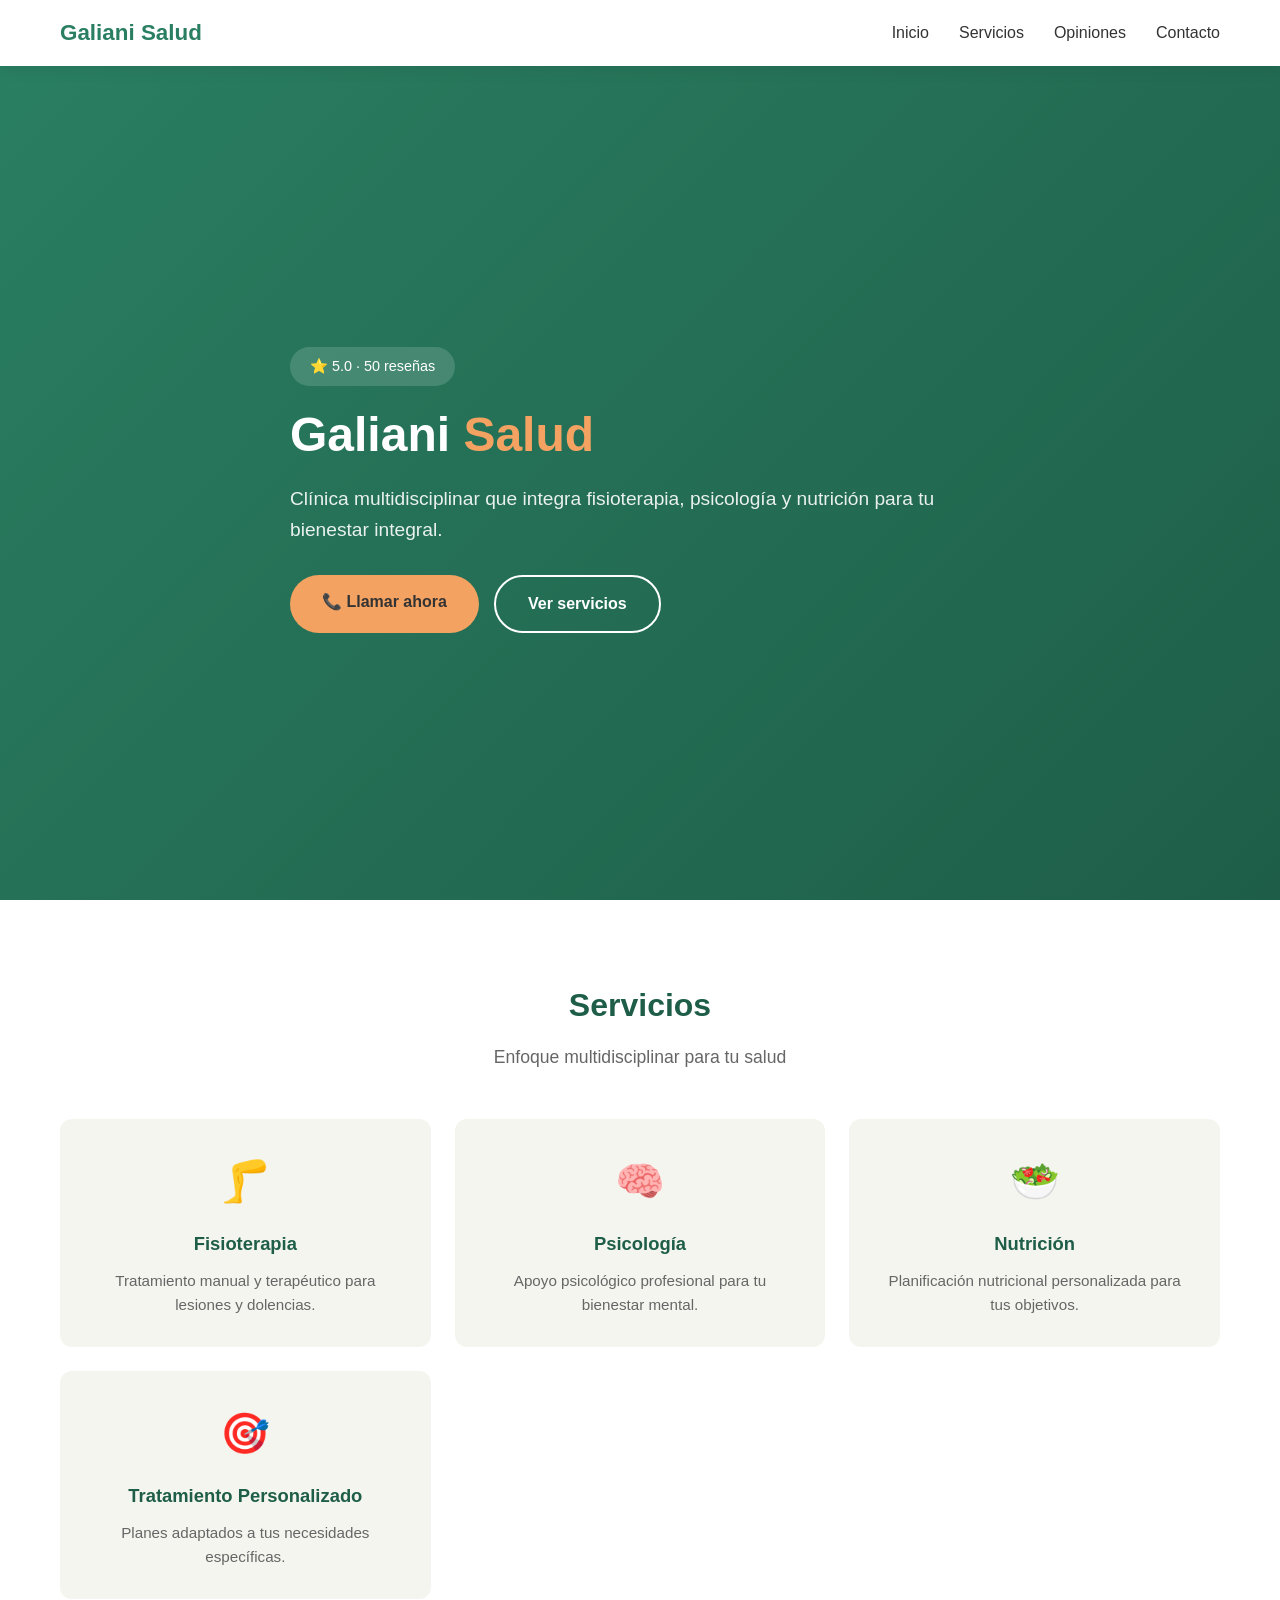
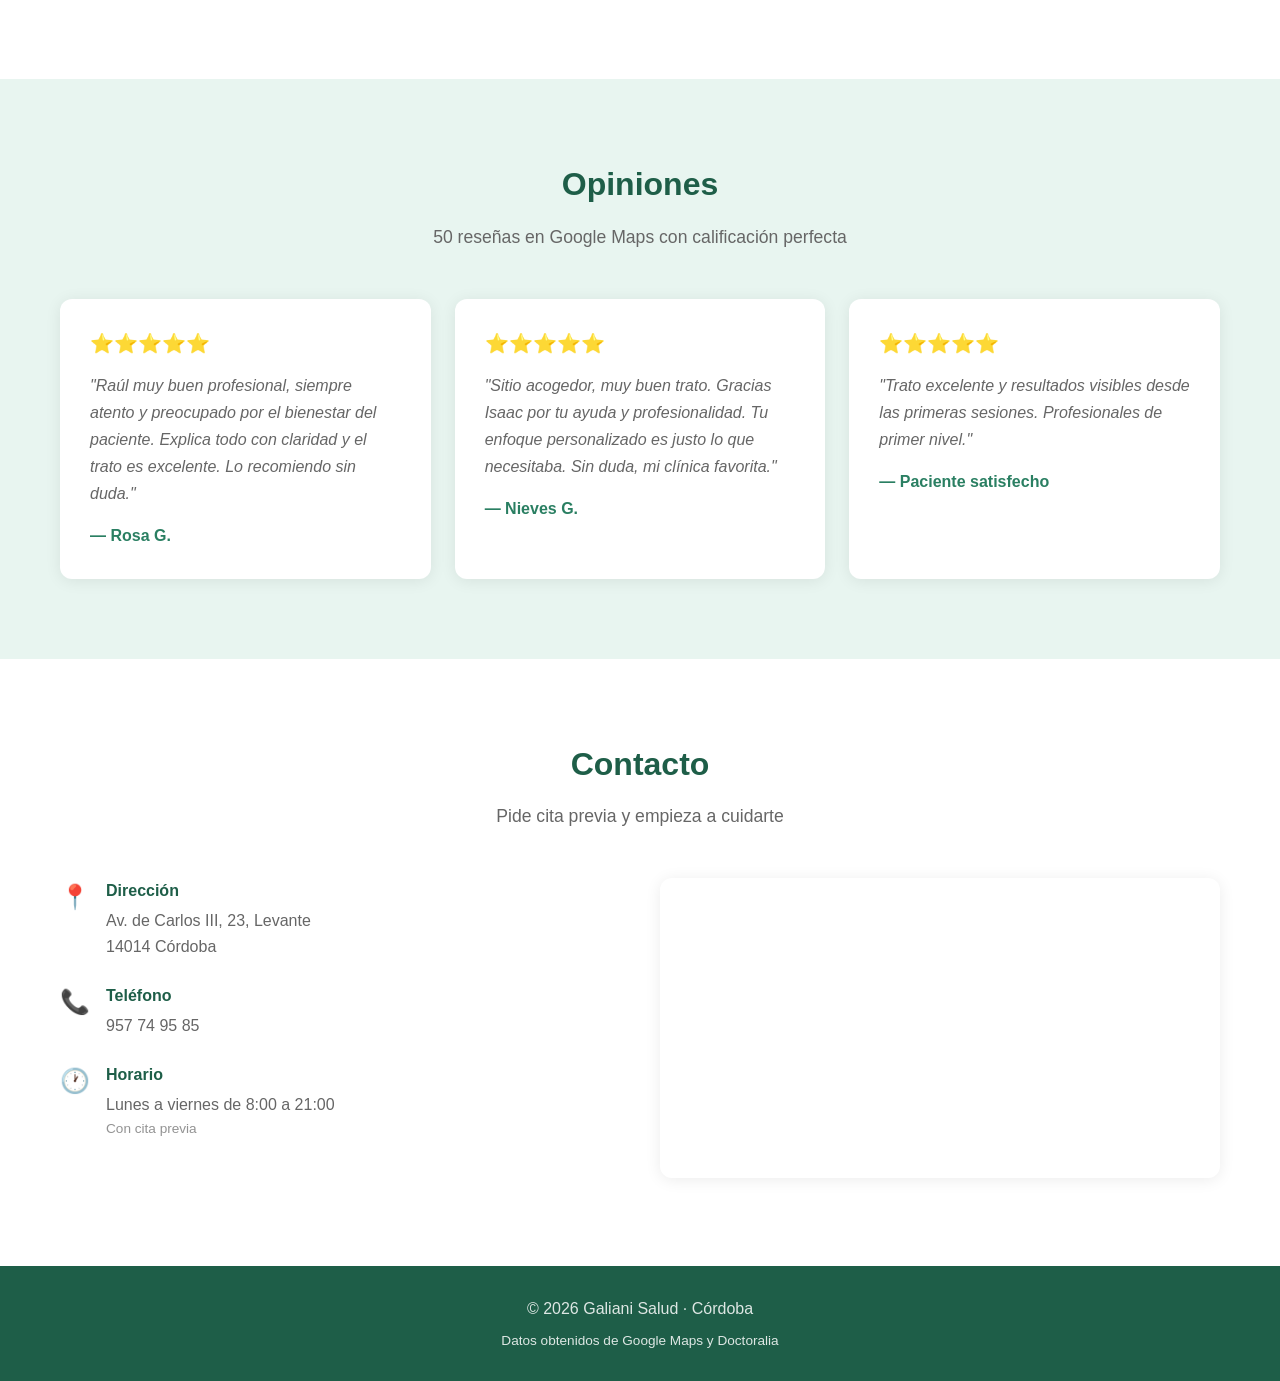
<file: pages/CO02-galiani-salud/index.html>
<!DOCTYPE html>
<html lang="es">
<head>
  <meta charset="UTF-8">
  <meta name="viewport" content="width=device-width, initial-scale=1.0">
  <title>Galiani Salud - Fisioterapia, Psicología y Nutrición - Córdoba</title>
  <meta name="description" content="Clínica multidisciplinar en Córdoba: fisioterapia, psicología y nutrición con enfoque personalizado. 5 estrellas en Google.">
  <meta property="og:title" content="Galiani Salud - Córdoba">
  <meta property="og:description" content="Clínica multidisciplinar en Córdoba con valoración perfecta">
  <meta property="og:type" content="business.business">
  <meta property="og:locale" content="es_ES">
  <script type="application/ld+json">
  {
    "@context": "https://schema.org",
    "@type": "LocalBusiness",
    "name": "Galiani Salud",
    "telephone": "+34957749585",
    "address": { "@type": "PostalAddress", "streetAddress": "Av. de Carlos III, 23", "addressLocality": "Córdoba", "postalCode": "14014", "addressCountry": "ES" },
    "aggregateRating": { "@type": "AggregateRating", "ratingValue": "5.0", "reviewCount": "50" }
  }
  </script>
  <link rel="stylesheet" href="style.css">
</head>
<body>
  <header class="header">
    <div class="container">
      <nav class="nav">
        <a href="#hero" class="logo">Galiani Salud</a>
        <button class="nav-toggle" aria-label="Menú"><span></span><span></span><span></span></button>
        <ul class="nav-menu">
          <li><a href="#hero">Inicio</a></li>
          <li><a href="#servicios">Servicios</a></li>
          <li><a href="#testimonios">Opiniones</a></li>
          <li><a href="#contacto">Contacto</a></li>
        </ul>
      </nav>
    </div>
  </header>

  <section id="hero" class="hero">
    <div class="container">
      <div class="hero-content">
        <span class="hero-badge">⭐ 5.0 · 50 reseñas</span>
        <h1>Galiani <span class="highlight">Salud</span></h1>
        <p class="hero-sub">Clínica multidisciplinar que integra fisioterapia, psicología y nutrición para tu bienestar integral.</p>
        <div class="hero-cta">
          <a href="tel:+34957749585" class="btn btn-primary">📞 Llamar ahora</a>
          <a href="#servicios" class="btn btn-secondary">Ver servicios</a>
        </div>
      </div>
    </div>
  </section>

  <section id="servicios" class="servicios section">
    <div class="container">
      <h2 class="section-title">Servicios</h2>
      <p class="section-desc">Enfoque multidisciplinar para tu salud</p>
      <div class="servicios-grid">
        <div class="servicio-card">
          <div class="servicio-icon">🦵</div>
          <h3>Fisioterapia</h3>
          <p>Tratamiento manual y terapéutico para lesiones y dolencias.</p>
        </div>
        <div class="servicio-card">
          <div class="servicio-icon">🧠</div>
          <h3>Psicología</h3>
          <p>Apoyo psicológico profesional para tu bienestar mental.</p>
        </div>
        <div class="servicio-card">
          <div class="servicio-icon">🥗</div>
          <h3>Nutrición</h3>
          <p>Planificación nutricional personalizada para tus objetivos.</p>
        </div>
        <div class="servicio-card">
          <div class="servicio-icon">🎯</div>
          <h3>Tratamiento Personalizado</h3>
          <p>Planes adaptados a tus necesidades específicas.</p>
        </div>
      </div>
    </div>
  </section>

  <section id="testimonios" class="testimonios section">
    <div class="container">
      <h2 class="section-title">Opiniones</h2>
      <p class="section-desc">50 reseñas en Google Maps con calificación perfecta</p>
      <div class="testimonios-grid">
        <div class="testimonio-card">
          <div class="stars">⭐⭐⭐⭐⭐</div>
          <p>"Raúl muy buen profesional, siempre atento y preocupado por el bienestar del paciente. Explica todo con claridad y el trato es excelente. Lo recomiendo sin duda."</p>
          <div class="testimonio-author">— Rosa G.</div>
        </div>
        <div class="testimonio-card">
          <div class="stars">⭐⭐⭐⭐⭐</div>
          <p>"Sitio acogedor, muy buen trato. Gracias Isaac por tu ayuda y profesionalidad. Tu enfoque personalizado es justo lo que necesitaba. Sin duda, mi clínica favorita."</p>
          <div class="testimonio-author">— Nieves G.</div>
        </div>
        <div class="testimonio-card">
          <div class="stars">⭐⭐⭐⭐⭐</div>
          <p>"Trato excelente y resultados visibles desde las primeras sesiones. Profesionales de primer nivel."</p>
          <div class="testimonio-author">— Paciente satisfecho</div>
        </div>
      </div>
    </div>
  </section>

  <section id="contacto" class="contacto section">
    <div class="container">
      <h2 class="section-title">Contacto</h2>
      <p class="section-desc">Pide cita previa y empieza a cuidarte</p>
      <div class="contacto-grid">
        <div class="contacto-info">
          <div class="contacto-item">
            <span class="contacto-icon">📍</span>
            <div>
              <h3>Dirección</h3>
              <p>Av. de Carlos III, 23, Levante<br>14014 Córdoba</p>
            </div>
          </div>
          <div class="contacto-item">
            <span class="contacto-icon">📞</span>
            <div>
              <h3>Teléfono</h3>
              <a href="tel:+34957749585">957 74 95 85</a>
            </div>
          </div>
          <div class="contacto-item">
            <span class="contacto-icon">🕐</span>
            <div>
              <h3>Horario</h3>
              <p>Lunes a viernes de 8:00 a 21:00</p>
              <p style="font-size:0.85rem;opacity:0.7;">Con cita previa</p>
            </div>
          </div>
        </div>
        <div class="contacto-mapa">
          <iframe src="https://maps.google.com/maps?q=Av.%20Carlos%20III%2023%20C%C3%B3rdoba&output=embed" width="100%" height="300" style="border:0;border-radius:12px;" allowfullscreen="" loading="lazy"></iframe>
        </div>
      </div>
    </div>
  </section>

  <footer class="footer">
    <div class="container">
      <p>&copy; <span id="year"></span> Galiani Salud · Córdoba</p>
      <p class="footer-note">Datos obtenidos de Google Maps y Doctoralia</p>
    </div>
  </footer>

  <a href="tel:+34957749585" class="cta-flotante">📞 Llámanos</a>
  <script src="script.js"></script>
</body>
</html>
</file>
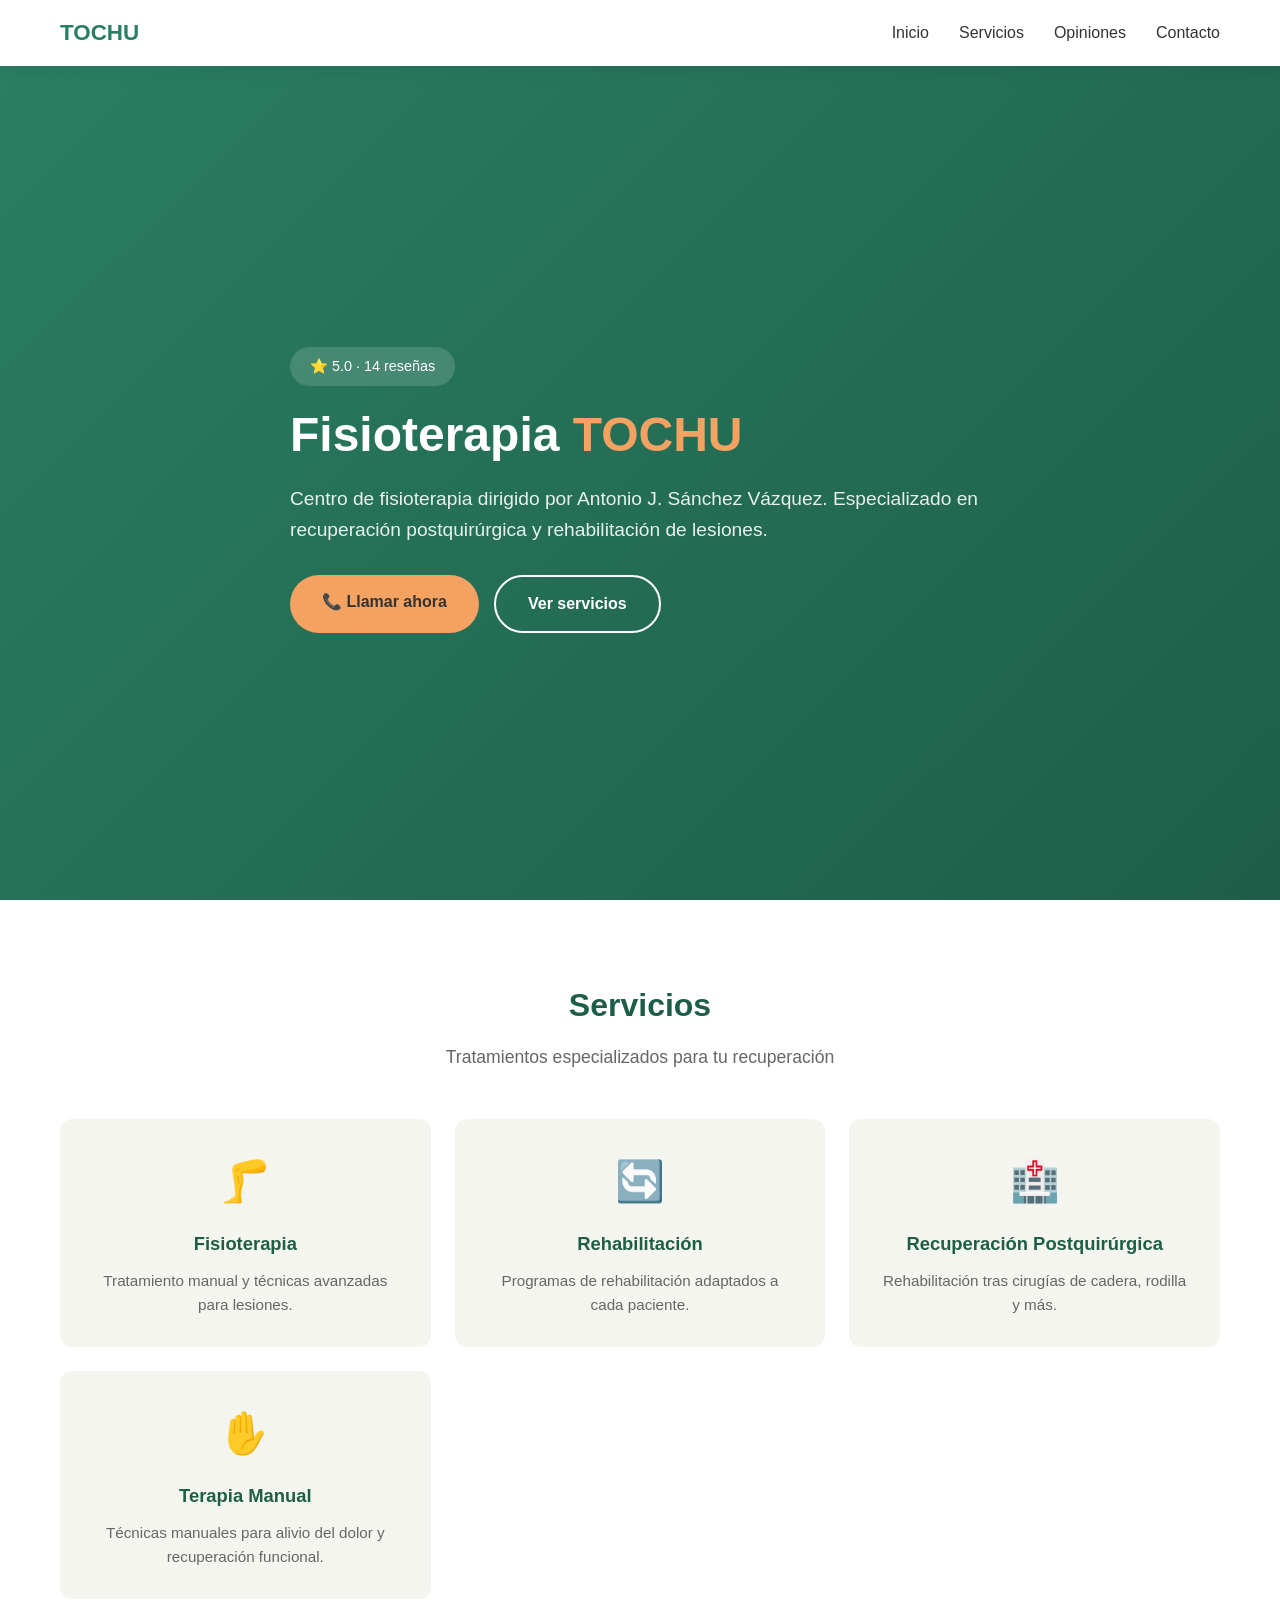
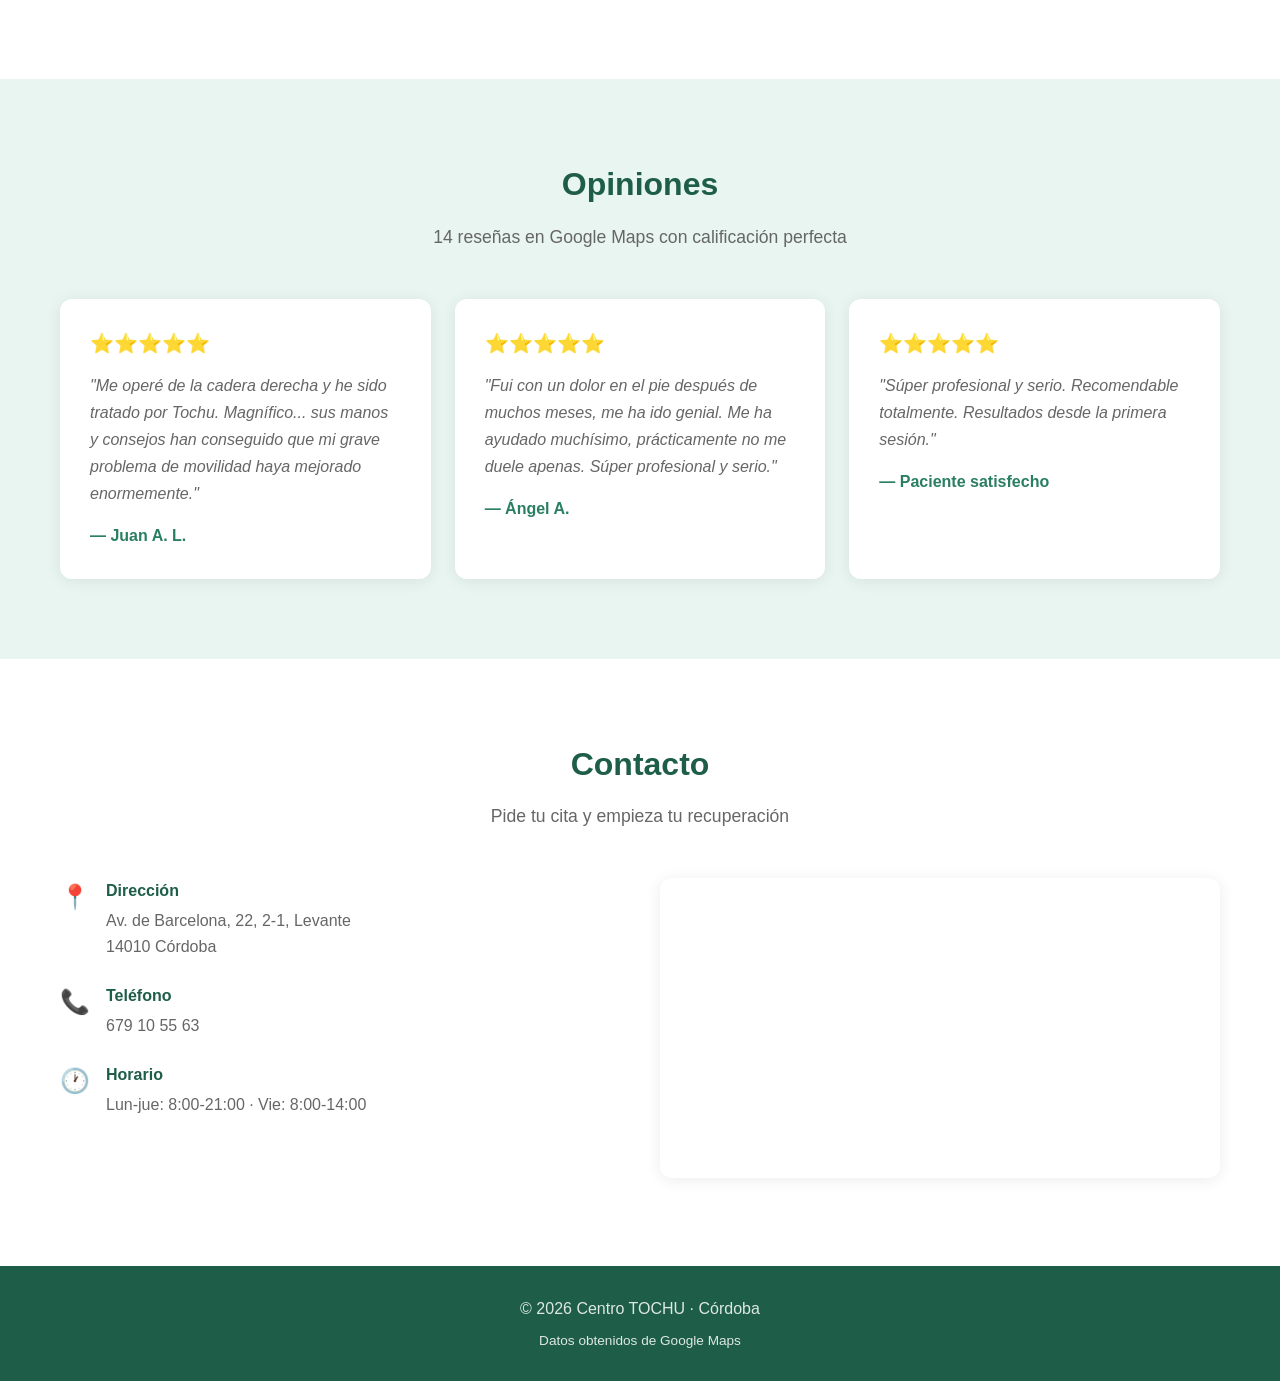
<file: pages/CO03-centro-fisioterapia-antonio-sanchez/index.html>
<!DOCTYPE html>
<html lang="es">
<head>
  <meta charset="UTF-8">
  <meta name="viewport" content="width=device-width, initial-scale=1.0">
  <title>Centro de Fisioterapia Antonio J. Sánchez Vázquez (TOCHU) - Córdoba</title>
  <meta name="description" content="Centro de fisioterapia en Córdoba especializado en recuperación postquirúrgica y rehabilitación de lesiones. 5 estrellas.">
  <meta property="og:title" content="Centro TOCHU - Fisioterapia Córdoba">
  <meta property="og:description" content="Centro de fisioterapia en Córdoba con valoración perfecta de 5 estrellas">
  <meta property="og:type" content="business.business">
  <meta property="og:locale" content="es_ES">
  <script type="application/ld+json">
  {
    "@context": "https://schema.org", "@type": "LocalBusiness", "name": "Centro de Fisioterapia Antonio J Sánchez Vázquez (TOCHU)",
    "telephone": "+34679105563", "address": { "@type": "PostalAddress", "streetAddress": "Av. de Barcelona, 22, 2-1", "addressLocality": "Córdoba", "postalCode": "14010", "addressCountry": "ES" },
    "aggregateRating": { "@type": "AggregateRating", "ratingValue": "5.0", "reviewCount": "14" }
  }
  </script>
  <link rel="stylesheet" href="style.css">
</head>
<body>
  <header class="header">
    <div class="container">
      <nav class="nav">
        <a href="#hero" class="logo">TOCHU</a>
        <button class="nav-toggle" aria-label="Menú"><span></span><span></span><span></span></button>
        <ul class="nav-menu">
          <li><a href="#hero">Inicio</a></li>
          <li><a href="#servicios">Servicios</a></li>
          <li><a href="#testimonios">Opiniones</a></li>
          <li><a href="#contacto">Contacto</a></li>
        </ul>
      </nav>
    </div>
  </header>

  <section id="hero" class="hero">
    <div class="container">
      <div class="hero-content">
        <span class="hero-badge">⭐ 5.0 · 14 reseñas</span>
        <h1>Fisioterapia <span class="highlight">TOCHU</span></h1>
        <p class="hero-sub">Centro de fisioterapia dirigido por Antonio J. Sánchez Vázquez. Especializado en recuperación postquirúrgica y rehabilitación de lesiones.</p>
        <div class="hero-cta">
          <a href="tel:+34679105563" class="btn btn-primary">📞 Llamar ahora</a>
          <a href="#servicios" class="btn btn-secondary">Ver servicios</a>
        </div>
      </div>
    </div>
  </section>

  <section id="servicios" class="servicios section">
    <div class="container">
      <h2 class="section-title">Servicios</h2>
      <p class="section-desc">Tratamientos especializados para tu recuperación</p>
      <div class="servicios-grid">
        <div class="servicio-card">
          <div class="servicio-icon">🦵</div>
          <h3>Fisioterapia</h3>
          <p>Tratamiento manual y técnicas avanzadas para lesiones.</p>
        </div>
        <div class="servicio-card">
          <div class="servicio-icon">🔄</div>
          <h3>Rehabilitación</h3>
          <p>Programas de rehabilitación adaptados a cada paciente.</p>
        </div>
        <div class="servicio-card">
          <div class="servicio-icon">🏥</div>
          <h3>Recuperación Postquirúrgica</h3>
          <p>Rehabilitación tras cirugías de cadera, rodilla y más.</p>
        </div>
        <div class="servicio-card">
          <div class="servicio-icon">✋</div>
          <h3>Terapia Manual</h3>
          <p>Técnicas manuales para alivio del dolor y recuperación funcional.</p>
        </div>
      </div>
    </div>
  </section>

  <section id="testimonios" class="testimonios section">
    <div class="container">
      <h2 class="section-title">Opiniones</h2>
      <p class="section-desc">14 reseñas en Google Maps con calificación perfecta</p>
      <div class="testimonios-grid">
        <div class="testimonio-card">
          <div class="stars">⭐⭐⭐⭐⭐</div>
          <p>"Me operé de la cadera derecha y he sido tratado por Tochu. Magnífico... sus manos y consejos han conseguido que mi grave problema de movilidad haya mejorado enormemente."</p>
          <div class="testimonio-author">— Juan A. L.</div>
        </div>
        <div class="testimonio-card">
          <div class="stars">⭐⭐⭐⭐⭐</div>
          <p>"Fui con un dolor en el pie después de muchos meses, me ha ido genial. Me ha ayudado muchísimo, prácticamente no me duele apenas. Súper profesional y serio."</p>
          <div class="testimonio-author">— Ángel A.</div>
        </div>
        <div class="testimonio-card">
          <div class="stars">⭐⭐⭐⭐⭐</div>
          <p>"Súper profesional y serio. Recomendable totalmente. Resultados desde la primera sesión."</p>
          <div class="testimonio-author">— Paciente satisfecho</div>
        </div>
      </div>
    </div>
  </section>

  <section id="contacto" class="contacto section">
    <div class="container">
      <h2 class="section-title">Contacto</h2>
      <p class="section-desc">Pide tu cita y empieza tu recuperación</p>
      <div class="contacto-grid">
        <div class="contacto-info">
          <div class="contacto-item">
            <span class="contacto-icon">📍</span>
            <div><h3>Dirección</h3><p>Av. de Barcelona, 22, 2-1, Levante<br>14010 Córdoba</p></div>
          </div>
          <div class="contacto-item">
            <span class="contacto-icon">📞</span>
            <div><h3>Teléfono</h3><a href="tel:+34679105563">679 10 55 63</a></div>
          </div>
          <div class="contacto-item">
            <span class="contacto-icon">🕐</span>
            <div><h3>Horario</h3><p>Lun-jue: 8:00-21:00 · Vie: 8:00-14:00</p></div>
          </div>
        </div>
        <div class="contacto-mapa">
          <iframe src="https://maps.google.com/maps?q=Av.%20Barcelona%2022%20C%C3%B3rdoba&output=embed" width="100%" height="300" style="border:0;border-radius:12px;" allowfullscreen="" loading="lazy"></iframe>
        </div>
      </div>
    </div>
  </section>

  <footer class="footer">
    <div class="container">
      <p>&copy; <span id="year"></span> Centro TOCHU · Córdoba</p>
      <p class="footer-note">Datos obtenidos de Google Maps</p>
    </div>
  </footer>

  <a href="tel:+34679105563" class="cta-flotante">📞 Llámanos</a>
  <script src="script.js"></script>
</body>
</html>
</file>
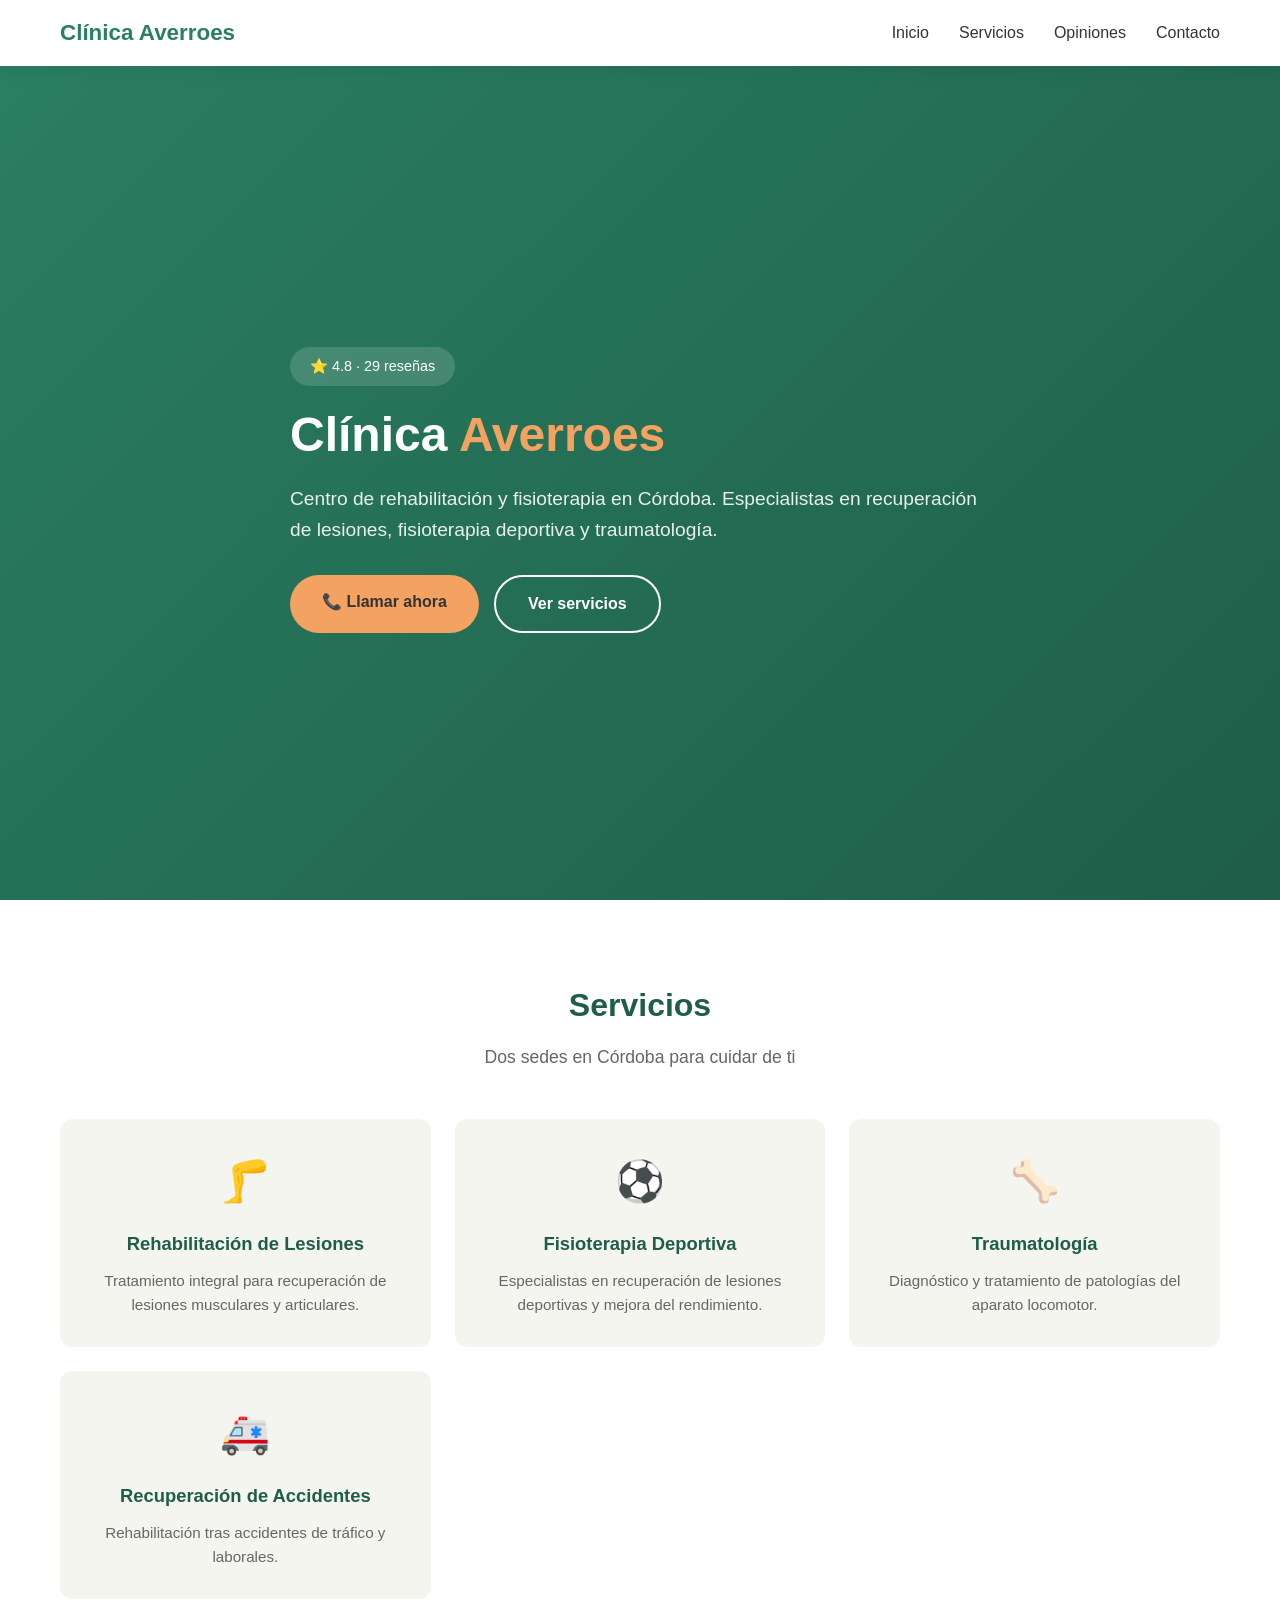
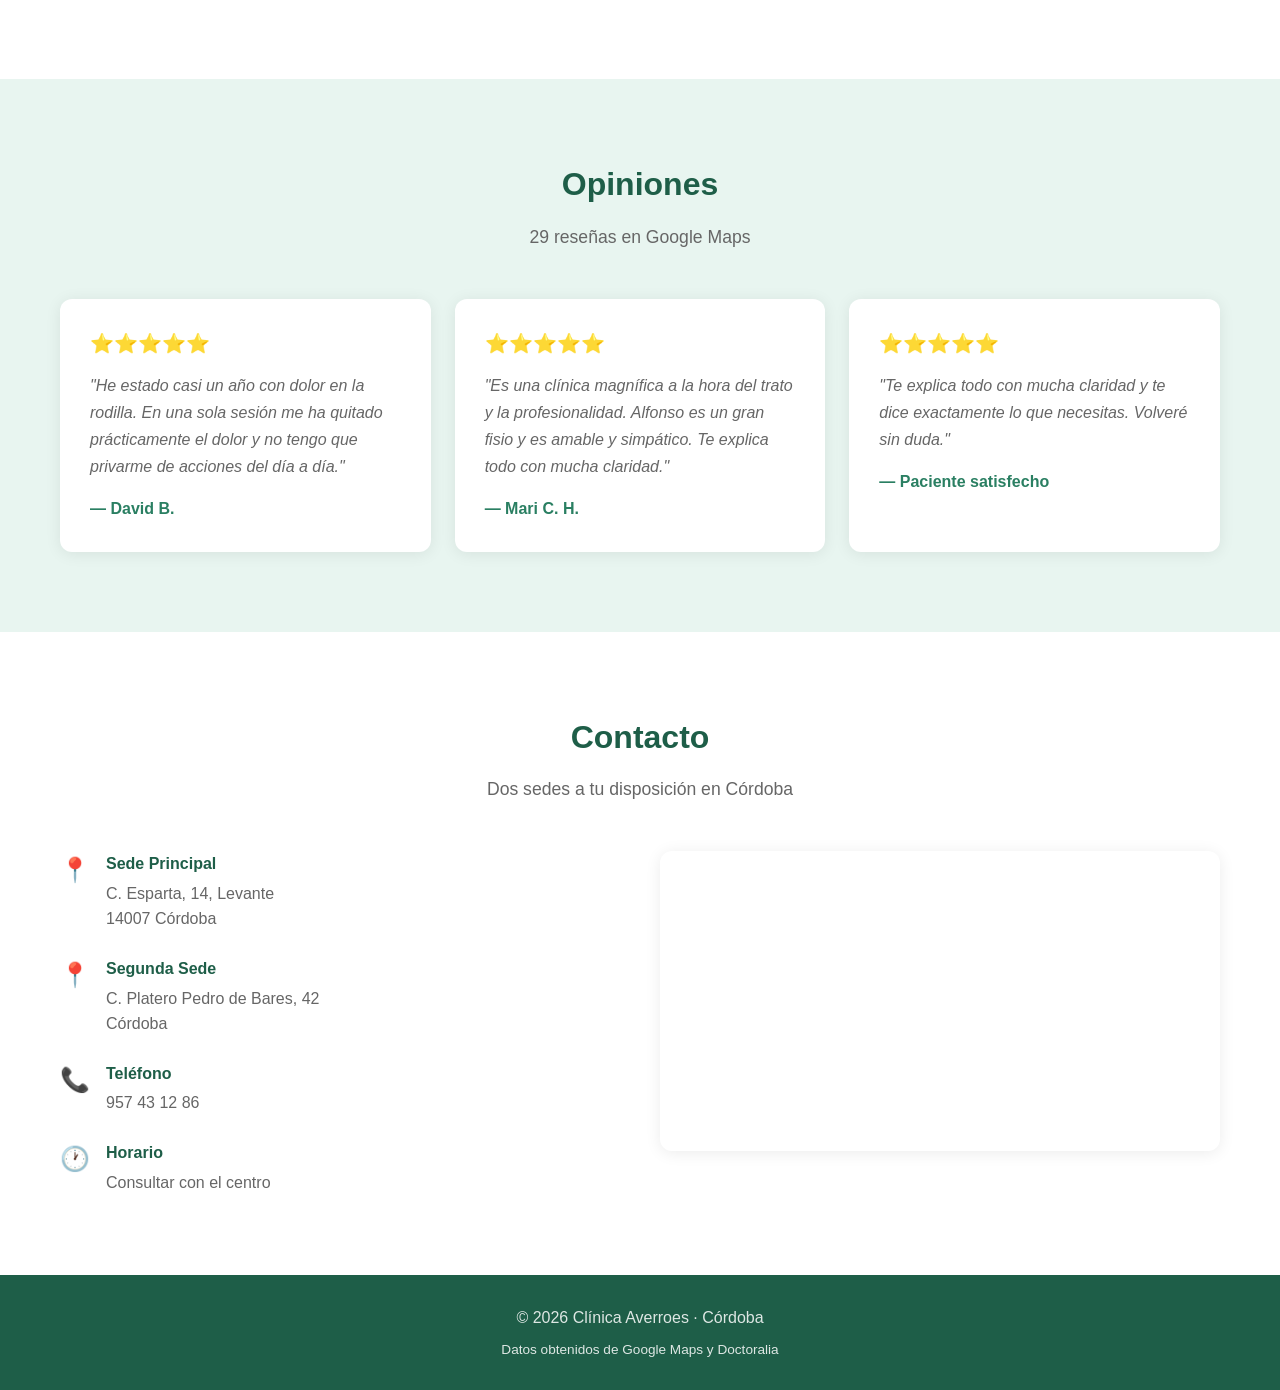
<file: pages/CO04-clinica-averroes/index.html>
<!DOCTYPE html>
<html lang="es">
<head>
  <meta charset="UTF-8">
  <meta name="viewport" content="width=device-width, initial-scale=1.0">
  <title>Clínica Averroes - Rehabilitación y Fisioterapia - Córdoba</title>
  <meta name="description" content="Clínica de rehabilitación y fisioterapia en Córdoba. Especialistas en lesiones, fisioterapia deportiva y traumatología. 4.8 estrellas.">
  <meta property="og:title" content="Clínica Averroes - Córdoba">
  <meta property="og:description" content="Clínica de rehabilitación y fisioterapia en Córdoba. 4.8 estrellas en Google.">
  <meta property="og:type" content="business.business">
  <meta property="og:locale" content="es_ES">
  <script type="application/ld+json">
  {
    "@context": "https://schema.org", "@type": "LocalBusiness", "name": "Clínica de Rehabilitación y Fisioterapia Averroes",
    "telephone": "+34957431286", "address": { "@type": "PostalAddress", "streetAddress": "C. Esparta, 14", "addressLocality": "Córdoba", "postalCode": "14007", "addressCountry": "ES" },
    "aggregateRating": { "@type": "AggregateRating", "ratingValue": "4.8", "reviewCount": "29" }
  }
  </script>
  <link rel="stylesheet" href="style.css">
</head>
<body>
  <header class="header">
    <div class="container">
      <nav class="nav">
        <a href="#hero" class="logo">Clínica Averroes</a>
        <button class="nav-toggle" aria-label="Menú"><span></span><span></span><span></span></button>
        <ul class="nav-menu">
          <li><a href="#hero">Inicio</a></li>
          <li><a href="#servicios">Servicios</a></li>
          <li><a href="#testimonios">Opiniones</a></li>
          <li><a href="#contacto">Contacto</a></li>
        </ul>
      </nav>
    </div>
  </header>

  <section id="hero" class="hero">
    <div class="container">
      <div class="hero-content">
        <span class="hero-badge">⭐ 4.8 · 29 reseñas</span>
        <h1>Clínica <span class="highlight">Averroes</span></h1>
        <p class="hero-sub">Centro de rehabilitación y fisioterapia en Córdoba. Especialistas en recuperación de lesiones, fisioterapia deportiva y traumatología.</p>
        <div class="hero-cta">
          <a href="tel:+34957431286" class="btn btn-primary">📞 Llamar ahora</a>
          <a href="#servicios" class="btn btn-secondary">Ver servicios</a>
        </div>
      </div>
    </div>
  </section>

  <section id="servicios" class="servicios section">
    <div class="container">
      <h2 class="section-title">Servicios</h2>
      <p class="section-desc">Dos sedes en Córdoba para cuidar de ti</p>
      <div class="servicios-grid">
        <div class="servicio-card">
          <div class="servicio-icon">🦵</div>
          <h3>Rehabilitación de Lesiones</h3>
          <p>Tratamiento integral para recuperación de lesiones musculares y articulares.</p>
        </div>
        <div class="servicio-card">
          <div class="servicio-icon">⚽</div>
          <h3>Fisioterapia Deportiva</h3>
          <p>Especialistas en recuperación de lesiones deportivas y mejora del rendimiento.</p>
        </div>
        <div class="servicio-card">
          <div class="servicio-icon">🦴</div>
          <h3>Traumatología</h3>
          <p>Diagnóstico y tratamiento de patologías del aparato locomotor.</p>
        </div>
        <div class="servicio-card">
          <div class="servicio-icon">🚑</div>
          <h3>Recuperación de Accidentes</h3>
          <p>Rehabilitación tras accidentes de tráfico y laborales.</p>
        </div>
      </div>
    </div>
  </section>

  <section id="testimonios" class="testimonios section">
    <div class="container">
      <h2 class="section-title">Opiniones</h2>
      <p class="section-desc">29 reseñas en Google Maps</p>
      <div class="testimonios-grid">
        <div class="testimonio-card">
          <div class="stars">⭐⭐⭐⭐⭐</div>
          <p>"He estado casi un año con dolor en la rodilla. En una sola sesión me ha quitado prácticamente el dolor y no tengo que privarme de acciones del día a día."</p>
          <div class="testimonio-author">— David B.</div>
        </div>
        <div class="testimonio-card">
          <div class="stars">⭐⭐⭐⭐⭐</div>
          <p>"Es una clínica magnífica a la hora del trato y la profesionalidad. Alfonso es un gran fisio y es amable y simpático. Te explica todo con mucha claridad."</p>
          <div class="testimonio-author">— Mari C. H.</div>
        </div>
        <div class="testimonio-card">
          <div class="stars">⭐⭐⭐⭐⭐</div>
          <p>"Te explica todo con mucha claridad y te dice exactamente lo que necesitas. Volveré sin duda."</p>
          <div class="testimonio-author">— Paciente satisfecho</div>
        </div>
      </div>
    </div>
  </section>

  <section id="contacto" class="contacto section">
    <div class="container">
      <h2 class="section-title">Contacto</h2>
      <p class="section-desc">Dos sedes a tu disposición en Córdoba</p>
      <div class="contacto-grid">
        <div class="contacto-info">
          <div class="contacto-item">
            <span class="contacto-icon">📍</span>
            <div><h3>Sede Principal</h3><p>C. Esparta, 14, Levante<br>14007 Córdoba</p></div>
          </div>
          <div class="contacto-item">
            <span class="contacto-icon">📍</span>
            <div><h3>Segunda Sede</h3><p>C. Platero Pedro de Bares, 42<br>Córdoba</p></div>
          </div>
          <div class="contacto-item">
            <span class="contacto-icon">📞</span>
            <div><h3>Teléfono</h3><a href="tel:+34957431286">957 43 12 86</a></div>
          </div>
          <div class="contacto-item">
            <span class="contacto-icon">🕐</span>
            <div><h3>Horario</h3><p>Consultar con el centro</p></div>
          </div>
        </div>
        <div class="contacto-mapa">
          <iframe src="https://maps.google.com/maps?q=Calle%20Esparta%2014%20C%C3%B3rdoba&output=embed" width="100%" height="300" style="border:0;border-radius:12px;" allowfullscreen="" loading="lazy"></iframe>
        </div>
      </div>
    </div>
  </section>

  <footer class="footer">
    <div class="container">
      <p>&copy; <span id="year"></span> Clínica Averroes · Córdoba</p>
      <p class="footer-note">Datos obtenidos de Google Maps y Doctoralia</p>
    </div>
  </footer>

  <a href="tel:+34957431286" class="cta-flotante">📞 Llámanos</a>
  <script src="script.js"></script>
</body>
</html>
</file>
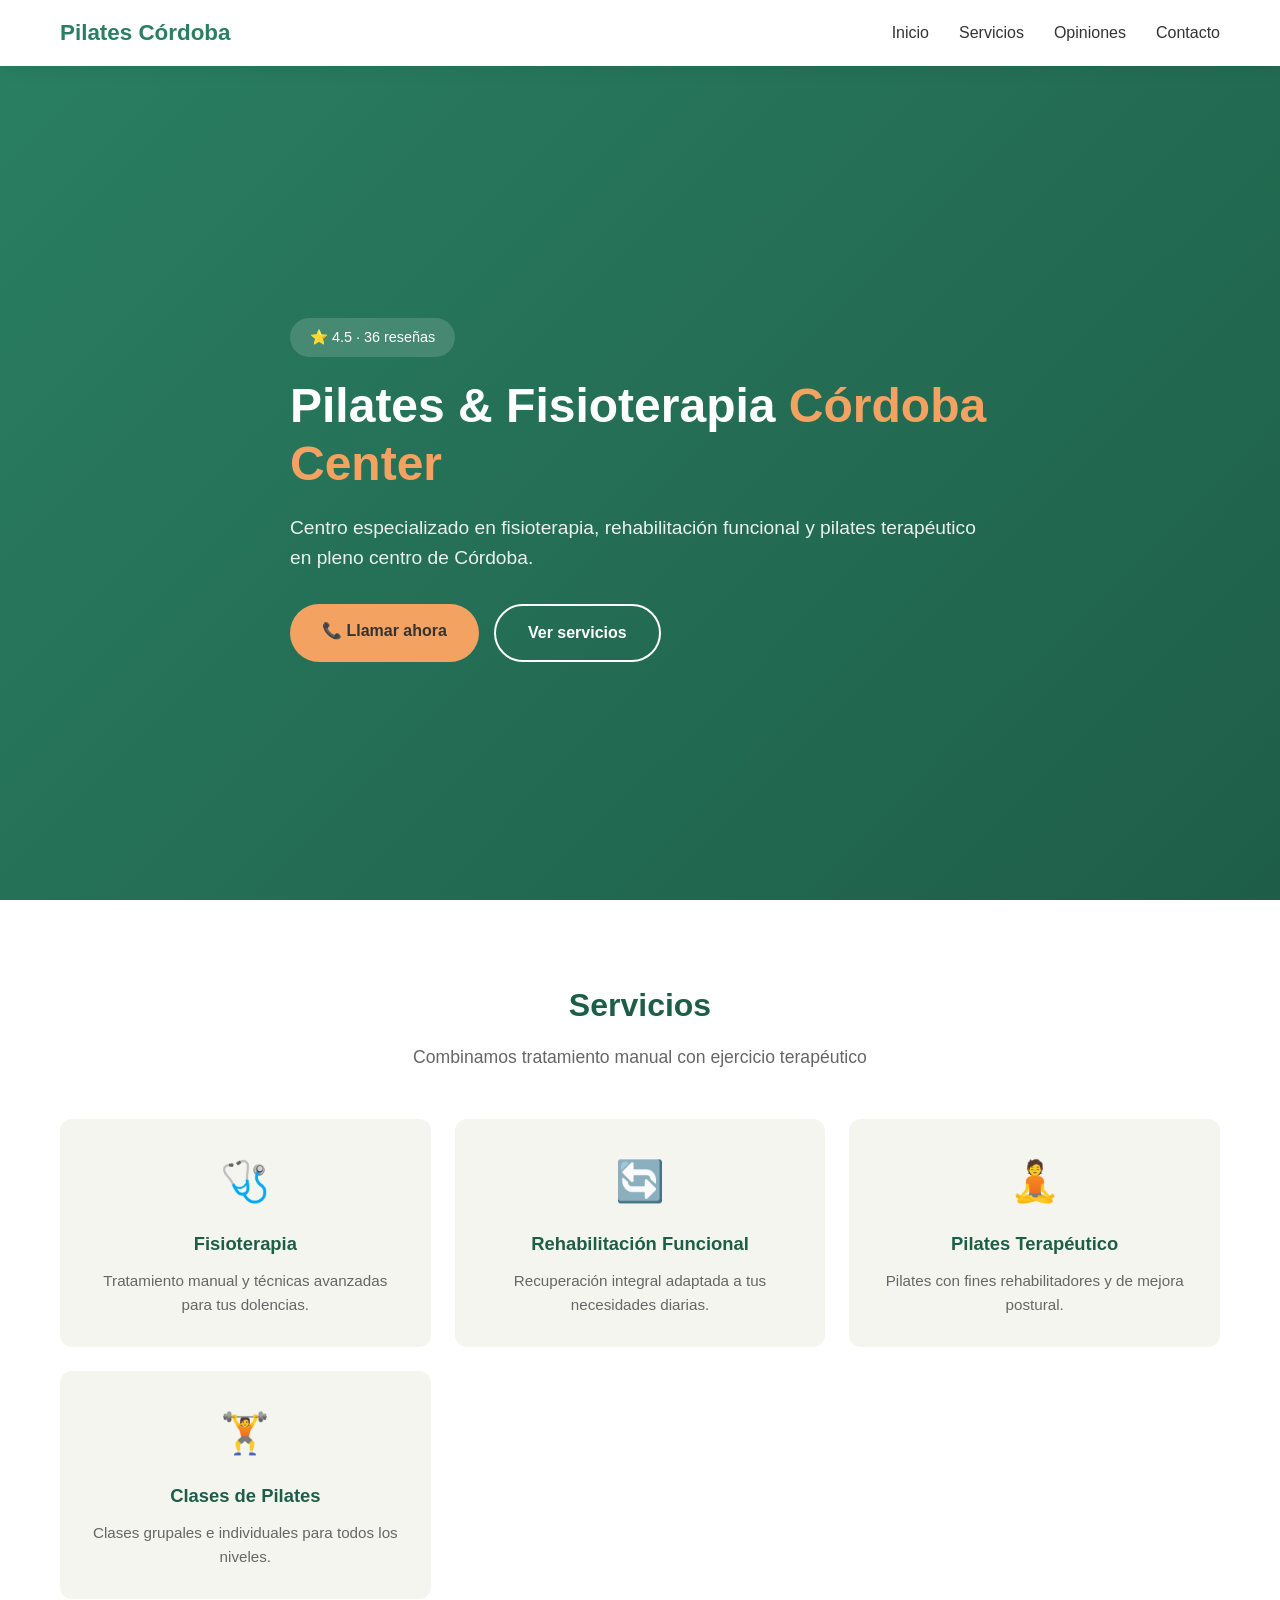
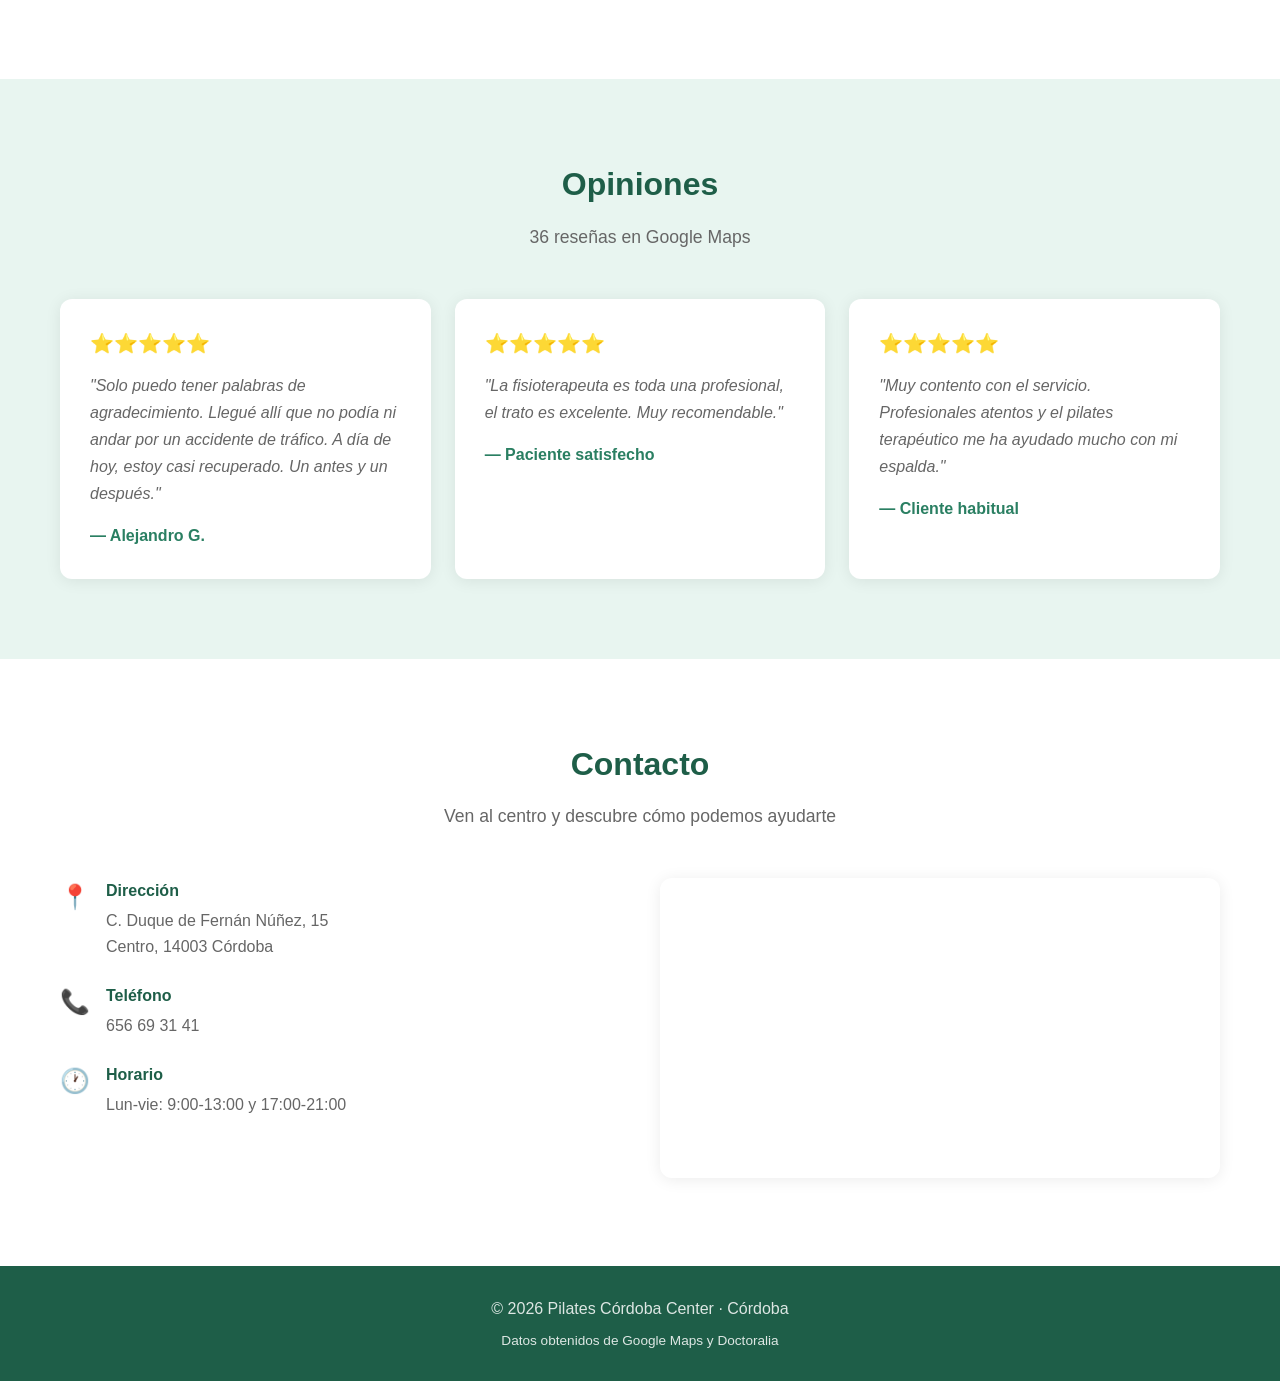
<file: pages/CO05-pilates-cordoba-center/index.html>
<!DOCTYPE html>
<html lang="es">
<head>
  <meta charset="UTF-8">
  <meta name="viewport" content="width=device-width, initial-scale=1.0">
  <title>Physiotherapy Pilates Córdoba Center - Centro de Pilates y Fisioterapia</title>
  <meta name="description" content="Centro de fisioterapia, rehabilitación funcional y pilates terapéutico en el centro de Córdoba. 4.5 estrellas en Google.">
  <meta property="og:title" content="Pilates Córdoba Center - Fisioterapia y Pilates">
  <meta property="og:description" content="Centro de fisioterapia y pilates en Córdoba">
  <meta property="og:type" content="business.business">
  <meta property="og:locale" content="es_ES">
  <script type="application/ld+json">
  {
    "@context": "https://schema.org", "@type": "LocalBusiness", "name": "Physiotherapy Pilates Córdoba Center SL",
    "telephone": "+34656693141", "address": { "@type": "PostalAddress", "streetAddress": "C. Duque de Fernán Núñez, 15", "addressLocality": "Córdoba", "postalCode": "14003", "addressCountry": "ES" },
    "aggregateRating": { "@type": "AggregateRating", "ratingValue": "4.5", "reviewCount": "36" }
  }
  </script>
  <link rel="stylesheet" href="style.css">
</head>
<body>
  <header class="header">
    <div class="container">
      <nav class="nav">
        <a href="#hero" class="logo">Pilates Córdoba</a>
        <button class="nav-toggle" aria-label="Menú"><span></span><span></span><span></span></button>
        <ul class="nav-menu">
          <li><a href="#hero">Inicio</a></li>
          <li><a href="#servicios">Servicios</a></li>
          <li><a href="#testimonios">Opiniones</a></li>
          <li><a href="#contacto">Contacto</a></li>
        </ul>
      </nav>
    </div>
  </header>

  <section id="hero" class="hero">
    <div class="container">
      <div class="hero-content">
        <span class="hero-badge">⭐ 4.5 · 36 reseñas</span>
        <h1>Pilates & Fisioterapia <span class="highlight">Córdoba Center</span></h1>
        <p class="hero-sub">Centro especializado en fisioterapia, rehabilitación funcional y pilates terapéutico en pleno centro de Córdoba.</p>
        <div class="hero-cta">
          <a href="tel:+34656693141" class="btn btn-primary">📞 Llamar ahora</a>
          <a href="#servicios" class="btn btn-secondary">Ver servicios</a>
        </div>
      </div>
    </div>
  </section>

  <section id="servicios" class="servicios section">
    <div class="container">
      <h2 class="section-title">Servicios</h2>
      <p class="section-desc">Combinamos tratamiento manual con ejercicio terapéutico</p>
      <div class="servicios-grid">
        <div class="servicio-card">
          <div class="servicio-icon">🩺</div>
          <h3>Fisioterapia</h3>
          <p>Tratamiento manual y técnicas avanzadas para tus dolencias.</p>
        </div>
        <div class="servicio-card">
          <div class="servicio-icon">🔄</div>
          <h3>Rehabilitación Funcional</h3>
          <p>Recuperación integral adaptada a tus necesidades diarias.</p>
        </div>
        <div class="servicio-card">
          <div class="servicio-icon">🧘</div>
          <h3>Pilates Terapéutico</h3>
          <p>Pilates con fines rehabilitadores y de mejora postural.</p>
        </div>
        <div class="servicio-card">
          <div class="servicio-icon">🏋️</div>
          <h3>Clases de Pilates</h3>
          <p>Clases grupales e individuales para todos los niveles.</p>
        </div>
      </div>
    </div>
  </section>

  <section id="testimonios" class="testimonios section">
    <div class="container">
      <h2 class="section-title">Opiniones</h2>
      <p class="section-desc">36 reseñas en Google Maps</p>
      <div class="testimonios-grid">
        <div class="testimonio-card">
          <div class="stars">⭐⭐⭐⭐⭐</div>
          <p>"Solo puedo tener palabras de agradecimiento. Llegué allí que no podía ni andar por un accidente de tráfico. A día de hoy, estoy casi recuperado. Un antes y un después."</p>
          <div class="testimonio-author">— Alejandro G.</div>
        </div>
        <div class="testimonio-card">
          <div class="stars">⭐⭐⭐⭐⭐</div>
          <p>"La fisioterapeuta es toda una profesional, el trato es excelente. Muy recomendable."</p>
          <div class="testimonio-author">— Paciente satisfecho</div>
        </div>
        <div class="testimonio-card">
          <div class="stars">⭐⭐⭐⭐⭐</div>
          <p>"Muy contento con el servicio. Profesionales atentos y el pilates terapéutico me ha ayudado mucho con mi espalda."</p>
          <div class="testimonio-author">— Cliente habitual</div>
        </div>
      </div>
    </div>
  </section>

  <section id="contacto" class="contacto section">
    <div class="container">
      <h2 class="section-title">Contacto</h2>
      <p class="section-desc">Ven al centro y descubre cómo podemos ayudarte</p>
      <div class="contacto-grid">
        <div class="contacto-info">
          <div class="contacto-item">
            <span class="contacto-icon">📍</span>
            <div><h3>Dirección</h3><p>C. Duque de Fernán Núñez, 15<br>Centro, 14003 Córdoba</p></div>
          </div>
          <div class="contacto-item">
            <span class="contacto-icon">📞</span>
            <div><h3>Teléfono</h3><a href="tel:+34656693141">656 69 31 41</a></div>
          </div>
          <div class="contacto-item">
            <span class="contacto-icon">🕐</span>
            <div><h3>Horario</h3><p>Lun-vie: 9:00-13:00 y 17:00-21:00</p></div>
          </div>
        </div>
        <div class="contacto-mapa">
          <iframe src="https://maps.google.com/maps?q=Duque%20Fern%C3%A1n%20N%C3%BA%C3%B1ez%2015%20C%C3%B3rdoba&output=embed" width="100%" height="300" style="border:0;border-radius:12px;" allowfullscreen="" loading="lazy"></iframe>
        </div>
      </div>
    </div>
  </section>

  <footer class="footer">
    <div class="container">
      <p>&copy; <span id="year"></span> Pilates Córdoba Center · Córdoba</p>
      <p class="footer-note">Datos obtenidos de Google Maps y Doctoralia</p>
    </div>
  </footer>

  <a href="tel:+34656693141" class="cta-flotante">📞 Llámanos</a>
  <script src="script.js"></script>
</body>
</html>
</file>
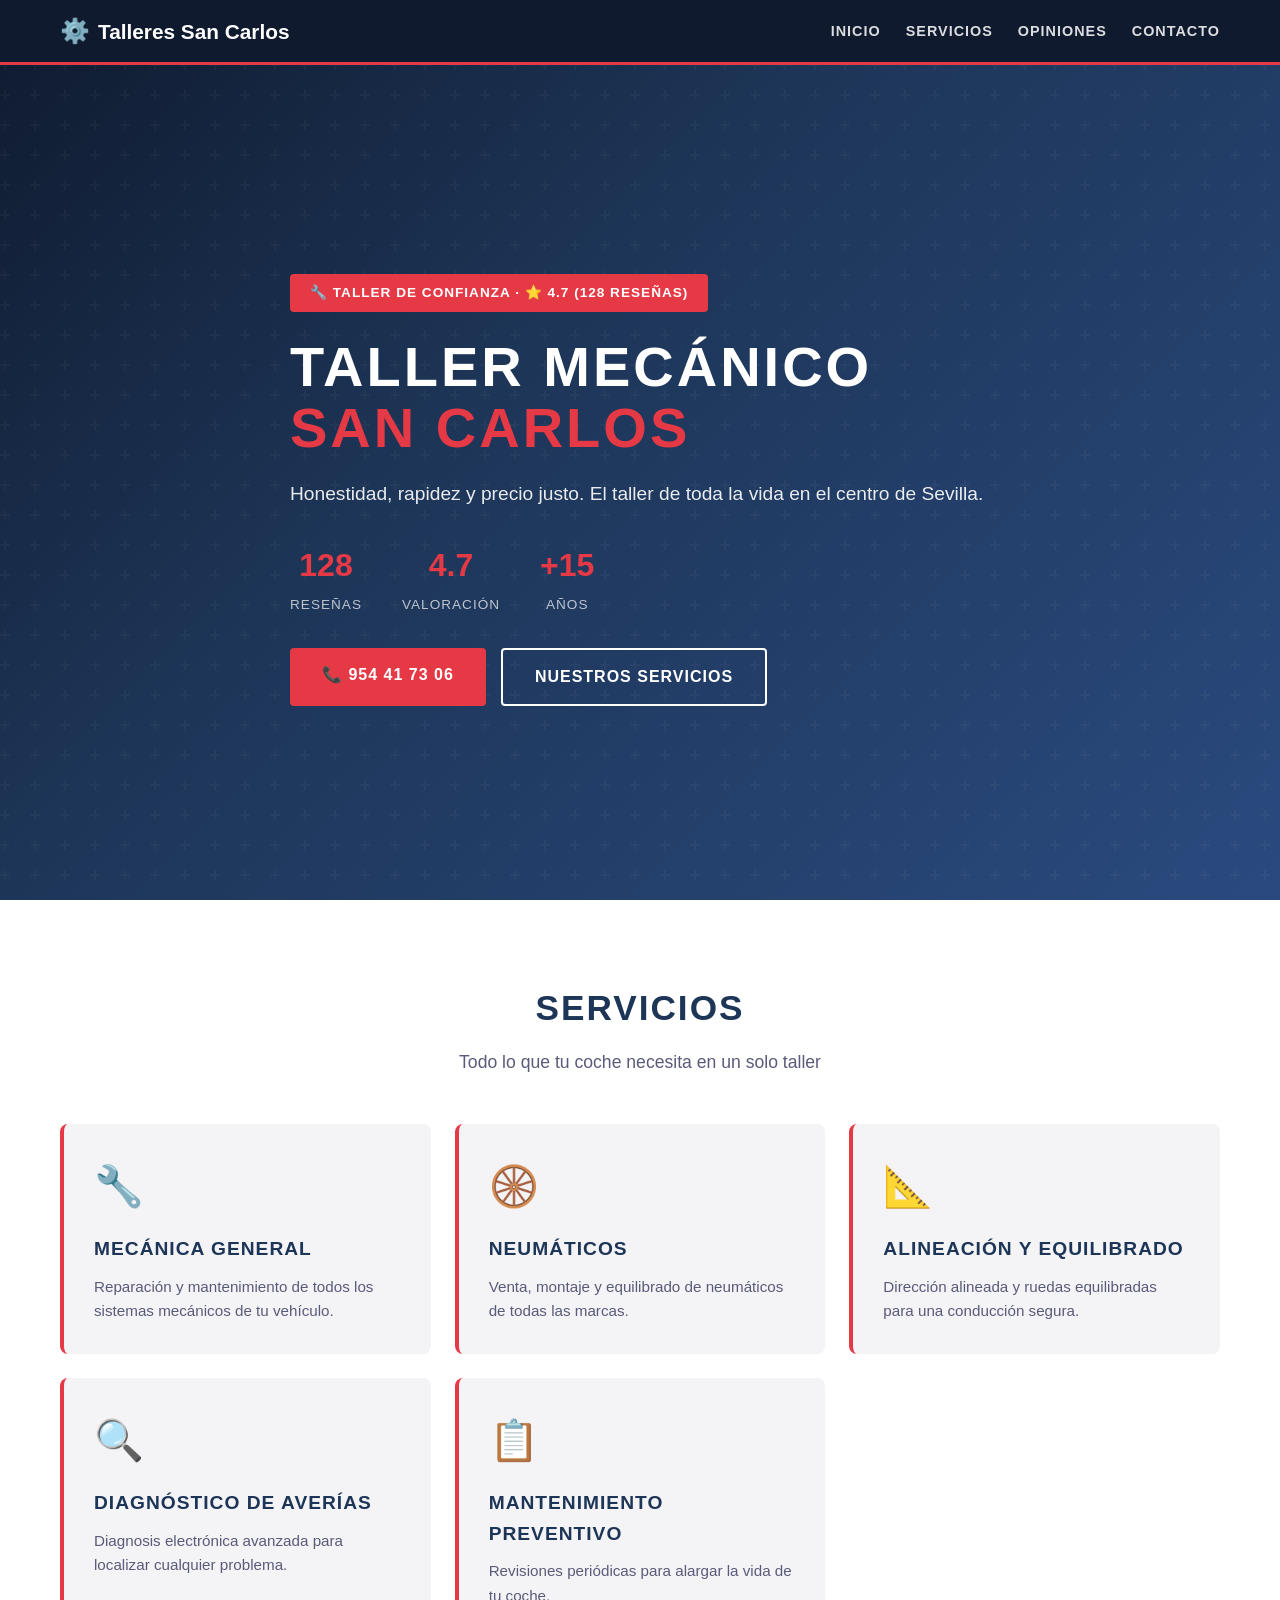
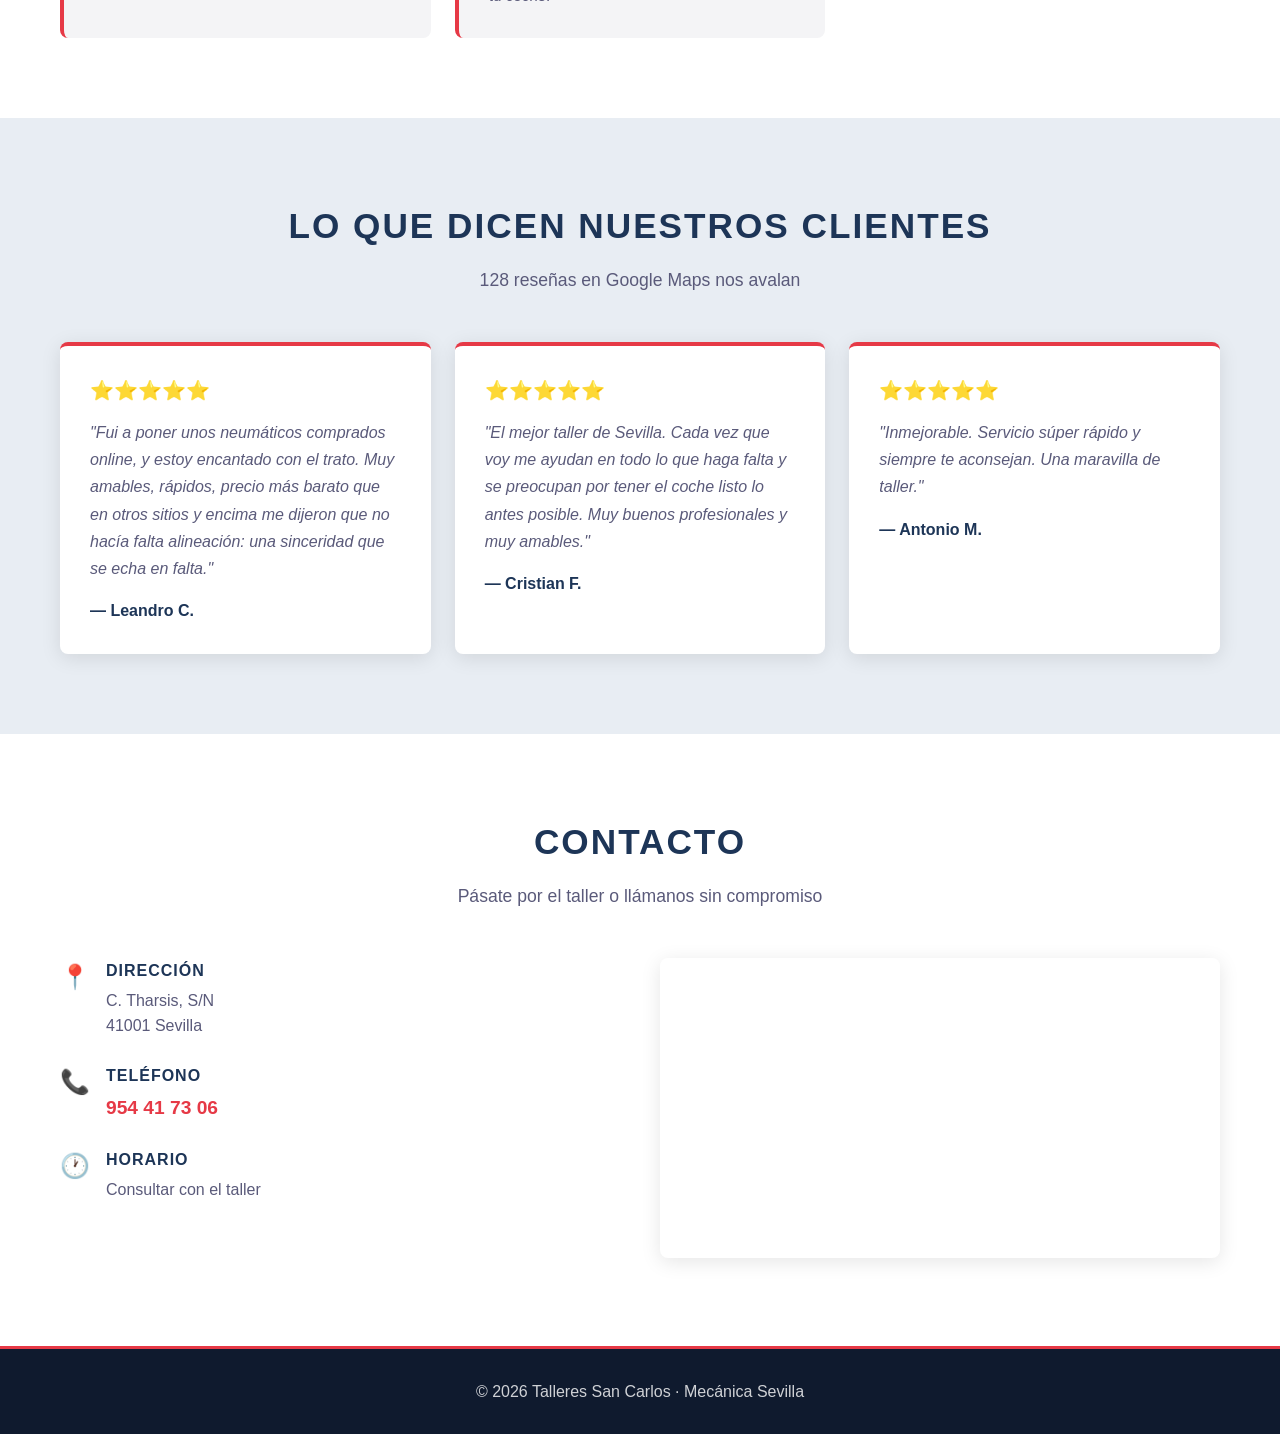
<file: pages/MC01-talleres-san-carlos/index.html>
<!DOCTYPE html>
<html lang="es">
<head>
  <meta charset="UTF-8">
  <meta name="viewport" content="width=device-width, initial-scale=1.0">
  <title>Talleres San Carlos - Taller Mecánico en Sevilla</title>
  <meta name="description" content="Taller mecánico de confianza en el centro de Sevilla. Mecánica general, neumáticos, diagnosis. 4.7 estrellas y 128 reseñas.">
  <meta property="og:title" content="Talleres San Carlos - Mecánica Sevilla">
  <meta property="og:description" content="Taller mecánico en Sevilla. 4.7 estrellas, 128 reseñas. Honestos y profesionales.">
  <meta property="og:type" content="business.business">
  <meta property="og:locale" content="es_ES">
  <script type="application/ld+json">
  {
    "@context": "https://schema.org",
    "@type": "AutoRepair",
    "name": "Talleres San Carlos",
    "telephone": "+34954417306",
    "address": { "@type": "PostalAddress", "streetAddress": "C. Tharsis, S/N", "addressLocality": "Sevilla", "postalCode": "41001", "addressCountry": "ES" },
    "aggregateRating": { "@type": "AggregateRating", "ratingValue": "4.7", "reviewCount": "128" }
  }
  </script>
  <link rel="stylesheet" href="style.css">
</head>
<body>
  <header class="header">
    <div class="container">
      <nav class="nav">
        <a href="#hero" class="logo"><span class="logo-icon">⚙️</span> Talleres San Carlos</a>
        <button class="nav-toggle" aria-label="Menú"><span></span><span></span><span></span></button>
        <ul class="nav-menu">
          <li><a href="#hero">Inicio</a></li>
          <li><a href="#servicios">Servicios</a></li>
          <li><a href="#testimonios">Opiniones</a></li>
          <li><a href="#contacto">Contacto</a></li>
        </ul>
      </nav>
    </div>
  </header>

  <section id="hero" class="hero">
    <div class="hero-overlay"></div>
    <div class="container">
      <div class="hero-content">
        <span class="hero-badge">🔧 Taller de confianza · ⭐ 4.7 (128 reseñas)</span>
        <h1>Taller Mecánico <span class="highlight">San Carlos</span></h1>
        <p class="hero-sub">Honestidad, rapidez y precio justo. El taller de toda la vida en el centro de Sevilla.</p>
        <div class="hero-stats">
          <div class="stat"><span class="stat-num">128</span><span class="stat-label">Reseñas</span></div>
          <div class="stat"><span class="stat-num">4.7</span><span class="stat-label">Valoración</span></div>
          <div class="stat"><span class="stat-num">+15</span><span class="stat-label">Años</span></div>
        </div>
        <div class="hero-cta">
          <a href="tel:+34954417306" class="btn btn-primary">📞 954 41 73 06</a>
          <a href="#servicios" class="btn btn-secondary">Nuestros servicios</a>
        </div>
      </div>
    </div>
  </section>

  <section id="servicios" class="servicios section">
    <div class="container">
      <h2 class="section-title">Servicios</h2>
      <p class="section-desc">Todo lo que tu coche necesita en un solo taller</p>
      <div class="servicios-grid">
        <div class="servicio-card">
          <div class="servicio-icon">🔧</div>
          <h3>Mecánica General</h3>
          <p>Reparación y mantenimiento de todos los sistemas mecánicos de tu vehículo.</p>
        </div>
        <div class="servicio-card">
          <div class="servicio-icon">🛞</div>
          <h3>Neumáticos</h3>
          <p>Venta, montaje y equilibrado de neumáticos de todas las marcas.</p>
        </div>
        <div class="servicio-card">
          <div class="servicio-icon">📐</div>
          <h3>Alineación y Equilibrado</h3>
          <p>Dirección alineada y ruedas equilibradas para una conducción segura.</p>
        </div>
        <div class="servicio-card">
          <div class="servicio-icon">🔍</div>
          <h3>Diagnóstico de Averías</h3>
          <p>Diagnosis electrónica avanzada para localizar cualquier problema.</p>
        </div>
        <div class="servicio-card">
          <div class="servicio-icon">📋</div>
          <h3>Mantenimiento Preventivo</h3>
          <p>Revisiones periódicas para alargar la vida de tu coche.</p>
        </div>
      </div>
    </div>
  </section>

  <section id="testimonios" class="testimonios section">
    <div class="container">
      <h2 class="section-title">Lo que dicen nuestros clientes</h2>
      <p class="section-desc">128 reseñas en Google Maps nos avalan</p>
      <div class="testimonios-grid">
        <div class="testimonio-card">
          <div class="stars">⭐⭐⭐⭐⭐</div>
          <p>"Fui a poner unos neumáticos comprados online, y estoy encantado con el trato. Muy amables, rápidos, precio más barato que en otros sitios y encima me dijeron que no hacía falta alineación: una sinceridad que se echa en falta."</p>
          <div class="testimonio-author">— Leandro C.</div>
        </div>
        <div class="testimonio-card">
          <div class="stars">⭐⭐⭐⭐⭐</div>
          <p>"El mejor taller de Sevilla. Cada vez que voy me ayudan en todo lo que haga falta y se preocupan por tener el coche listo lo antes posible. Muy buenos profesionales y muy amables."</p>
          <div class="testimonio-author">— Cristian F.</div>
        </div>
        <div class="testimonio-card">
          <div class="stars">⭐⭐⭐⭐⭐</div>
          <p>"Inmejorable. Servicio súper rápido y siempre te aconsejan. Una maravilla de taller."</p>
          <div class="testimonio-author">— Antonio M.</div>
        </div>
      </div>
    </div>
  </section>

  <section id="contacto" class="contacto section">
    <div class="container">
      <h2 class="section-title">Contacto</h2>
      <p class="section-desc">Pásate por el taller o llámanos sin compromiso</p>
      <div class="contacto-grid">
        <div class="contacto-info">
          <div class="contacto-item">
            <span class="contacto-icon">📍</span>
            <div><h3>Dirección</h3><p>C. Tharsis, S/N<br>41001 Sevilla</p></div>
          </div>
          <div class="contacto-item">
            <span class="contacto-icon">📞</span>
            <div><h3>Teléfono</h3><a href="tel:+34954417306" class="phone-link">954 41 73 06</a></div>
          </div>
          <div class="contacto-item">
            <span class="contacto-icon">🕐</span>
            <div><h3>Horario</h3><p>Consultar con el taller</p></div>
          </div>
        </div>
        <div class="contacto-mapa">
          <iframe src="https://maps.google.com/maps?q=Calle%20Tharsis%20Sevilla&output=embed" width="100%" height="300" style="border:0;border-radius:8px;" allowfullscreen="" loading="lazy"></iframe>
        </div>
      </div>
    </div>
  </section>

  <footer class="footer">
    <div class="container">
      <p>&copy; <span id="year"></span> Talleres San Carlos · Mecánica Sevilla</p>
    </div>
  </footer>

  <a href="tel:+34954417306" class="cta-flotante">📞 Llámanos</a>
  <script src="script.js"></script>
</body>
</html>
</file>
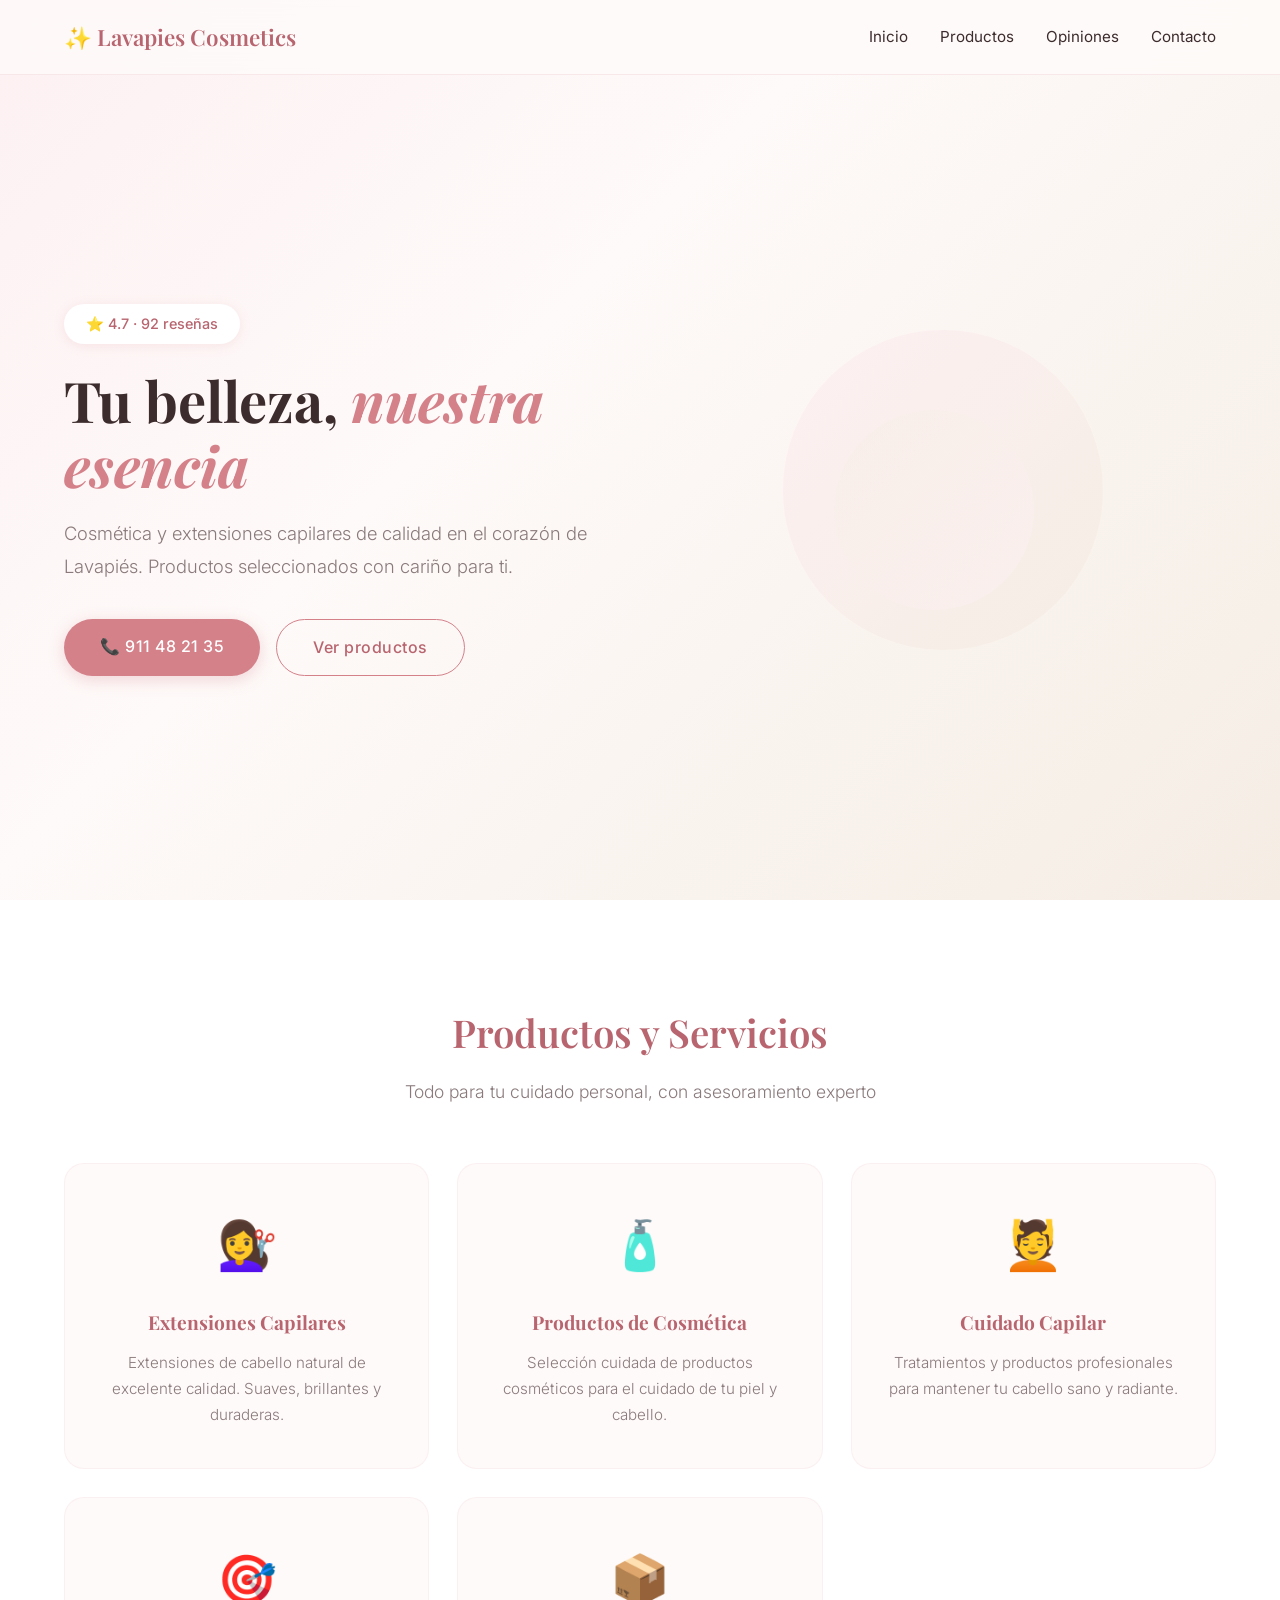
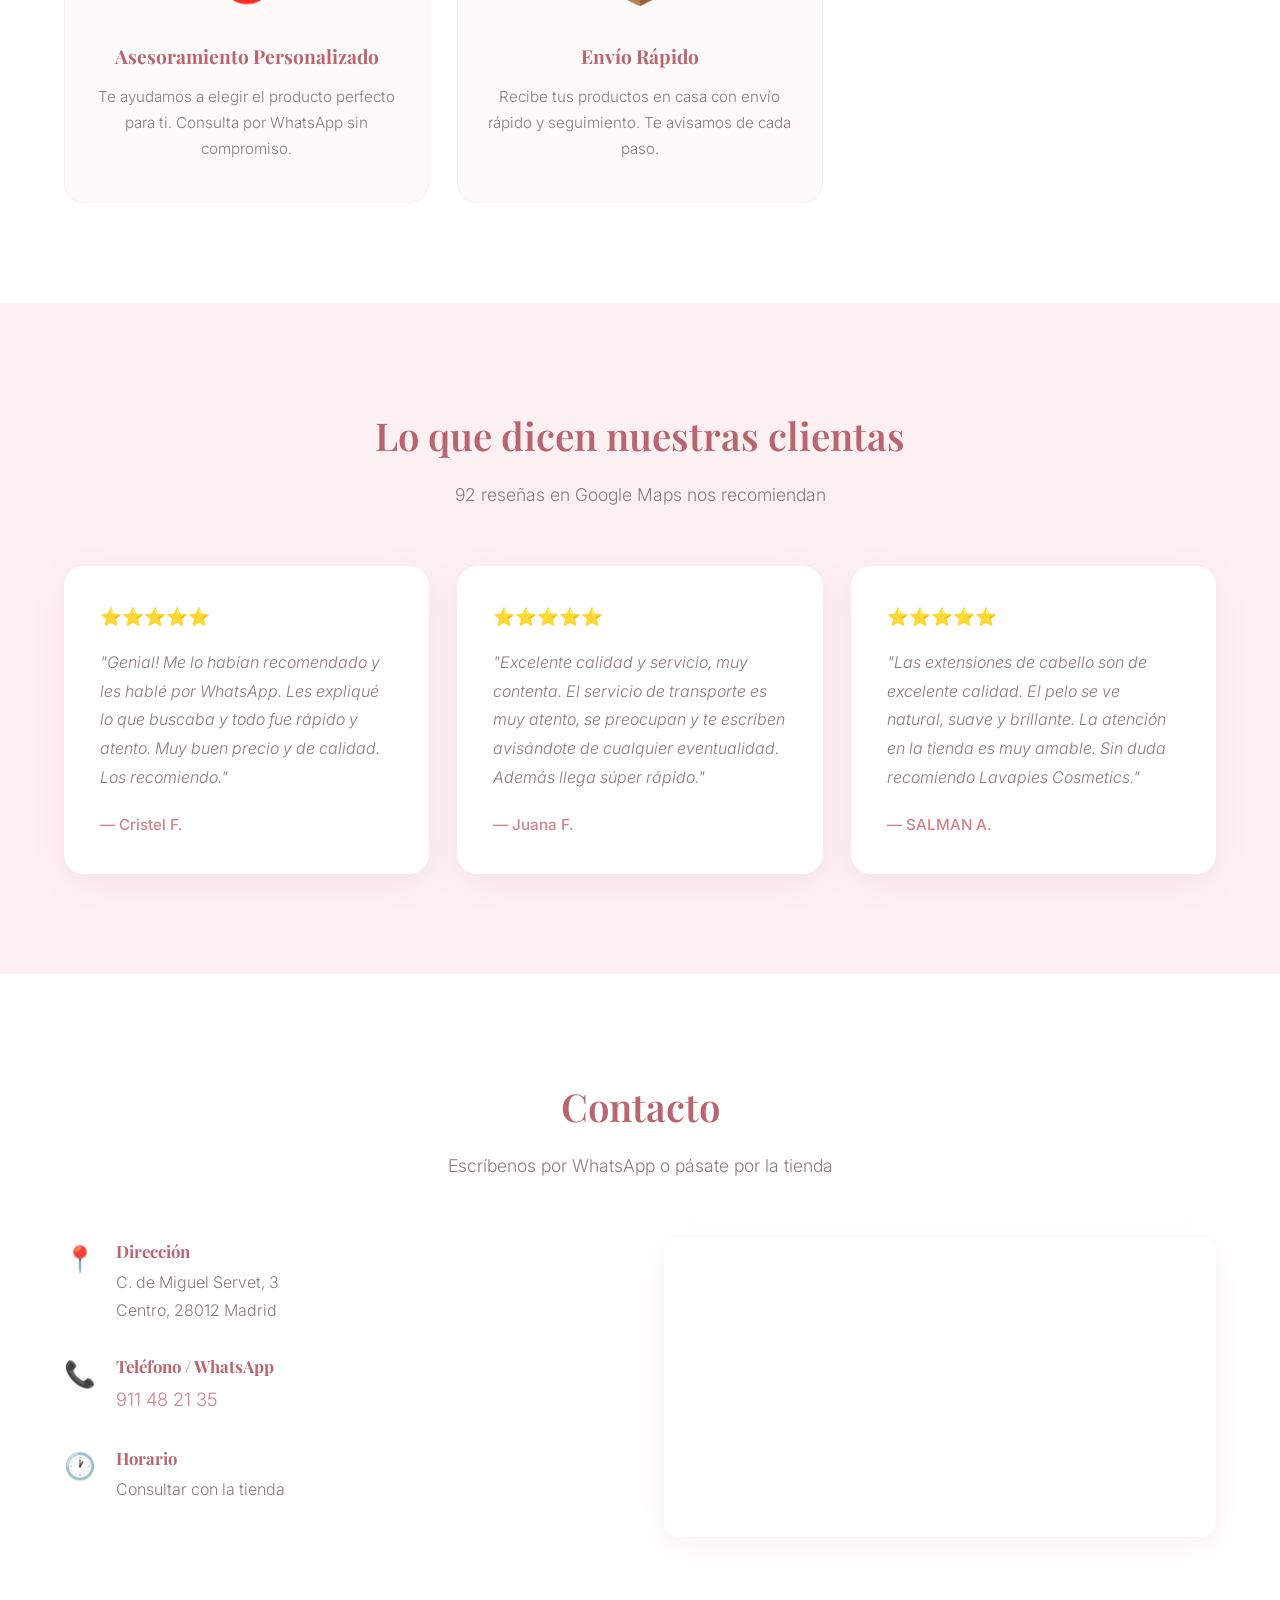
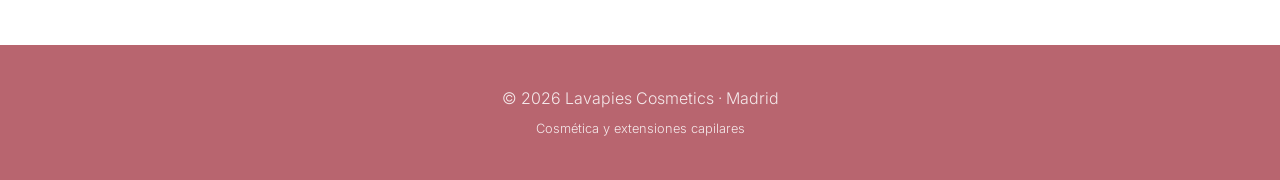
<file: pages/MC02-lavapies-cosmetics/index.html>
<!DOCTYPE html>
<html lang="es">
<head>
  <meta charset="UTF-8">
  <meta name="viewport" content="width=device-width, initial-scale=1.0">
  <title>Lavapies Cosmetics - Cosmética y Extensiones en Madrid</title>
  <meta name="description" content="Tienda de cosmética y extensiones capilares en Lavapiés, Madrid. Calidad, buen precio y trato cercano. 4.7 estrellas.">
  <meta property="og:title" content="Lavapies Cosmetics - Madrid">
  <meta property="og:description" content="Cosmética y extensiones capilares en Madrid. 4.7 estrellas en Google.">
  <meta property="og:type" content="business.business">
  <meta property="og:locale" content="es_ES">
  <script type="application/ld+json">
  {
    "@context": "https://schema.org",
    "@type": "Store",
    "name": "Lavapies Cosmetics",
    "telephone": "+34911482135",
    "address": { "@type": "PostalAddress", "streetAddress": "C. de Miguel Servet, 3", "addressLocality": "Madrid", "postalCode": "28012", "addressCountry": "ES" },
    "aggregateRating": { "@type": "AggregateRating", "ratingValue": "4.7", "reviewCount": "92" }
  }
  </script>
  <link rel="stylesheet" href="style.css">
  <link href="https://fonts.googleapis.com/css2?family=Playfair+Display:wght@400;600;700&family=Inter:wght@300;400;500;600&display=swap" rel="stylesheet">
</head>
<body>
  <header class="header">
    <div class="container">
      <nav class="nav">
        <a href="#hero" class="logo">✨ Lavapies Cosmetics</a>
        <button class="nav-toggle" aria-label="Menú">
          <span></span><span></span><span></span>
        </button>
        <ul class="nav-menu">
          <li><a href="#hero">Inicio</a></li>
          <li><a href="#productos">Productos</a></li>
          <li><a href="#testimonios">Opiniones</a></li>
          <li><a href="#contacto">Contacto</a></li>
        </ul>
      </nav>
    </div>
  </header>

  <section id="hero" class="hero">
    <div class="container">
      <div class="hero-content">
        <span class="hero-badge">⭐ 4.7 · 92 reseñas</span>
        <h1>Tu belleza, <span class="highlight">nuestra esencia</span></h1>
        <p class="hero-sub">Cosmética y extensiones capilares de calidad en el corazón de Lavapiés. Productos seleccionados con cariño para ti.</p>
        <div class="hero-cta">
          <a href="tel:+34911482135" class="btn btn-primary">📞 911 48 21 35</a>
          <a href="#productos" class="btn btn-secondary">Ver productos</a>
        </div>
      </div>
      <div class="hero-visual">
        <div class="hero-circle"></div>
        <div class="hero-circle-2"></div>
      </div>
    </div>
  </section>

  <section id="productos" class="productos section">
    <div class="container">
      <h2 class="section-title">Productos y Servicios</h2>
      <p class="section-desc">Todo para tu cuidado personal, con asesoramiento experto</p>
      <div class="productos-grid">
        <div class="producto-card">
          <div class="producto-img">💇‍♀️</div>
          <h3>Extensiones Capilares</h3>
          <p>Extensiones de cabello natural de excelente calidad. Suaves, brillantes y duraderas.</p>
        </div>
        <div class="producto-card">
          <div class="producto-img">🧴</div>
          <h3>Productos de Cosmética</h3>
          <p>Selección cuidada de productos cosméticos para el cuidado de tu piel y cabello.</p>
        </div>
        <div class="producto-card">
          <div class="producto-img">💆</div>
          <h3>Cuidado Capilar</h3>
          <p>Tratamientos y productos profesionales para mantener tu cabello sano y radiante.</p>
        </div>
        <div class="producto-card">
          <div class="producto-img">🎯</div>
          <h3>Asesoramiento Personalizado</h3>
          <p>Te ayudamos a elegir el producto perfecto para ti. Consulta por WhatsApp sin compromiso.</p>
        </div>
        <div class="producto-card">
          <div class="producto-img">📦</div>
          <h3>Envío Rápido</h3>
          <p>Recibe tus productos en casa con envío rápido y seguimiento. Te avisamos de cada paso.</p>
        </div>
      </div>
    </div>
  </section>

  <section id="testimonios" class="testimonios section">
    <div class="container">
      <h2 class="section-title">Lo que dicen nuestras clientas</h2>
      <p class="section-desc">92 reseñas en Google Maps nos recomiendan</p>
      <div class="testimonios-grid">
        <div class="testimonio-card">
          <div class="stars">⭐⭐⭐⭐⭐</div>
          <p>"Genial! Me lo habían recomendado y les hablé por WhatsApp. Les expliqué lo que buscaba y todo fue rápido y atento. Muy buen precio y de calidad. Los recomiendo."</p>
          <div class="testimonio-author">— Cristel F.</div>
        </div>
        <div class="testimonio-card">
          <div class="stars">⭐⭐⭐⭐⭐</div>
          <p>"Excelente calidad y servicio, muy contenta. El servicio de transporte es muy atento, se preocupan y te escriben avisándote de cualquier eventualidad. Además llega súper rápido."</p>
          <div class="testimonio-author">— Juana F.</div>
        </div>
        <div class="testimonio-card">
          <div class="stars">⭐⭐⭐⭐⭐</div>
          <p>"Las extensiones de cabello son de excelente calidad. El pelo se ve natural, suave y brillante. La atención en la tienda es muy amable. Sin duda recomiendo Lavapies Cosmetics."</p>
          <div class="testimonio-author">— SALMAN A.</div>
        </div>
      </div>
    </div>
  </section>

  <section id="contacto" class="contacto section">
    <div class="container">
      <h2 class="section-title">Contacto</h2>
      <p class="section-desc">Escríbenos por WhatsApp o pásate por la tienda</p>
      <div class="contacto-grid">
        <div class="contacto-info">
          <div class="contacto-item">
            <span class="contacto-icon">📍</span>
            <div><h3>Dirección</h3><p>C. de Miguel Servet, 3<br>Centro, 28012 Madrid</p></div>
          </div>
          <div class="contacto-item">
            <span class="contacto-icon">📞</span>
            <div><h3>Teléfono / WhatsApp</h3><a href="tel:+34911482135" class="phone-link">911 48 21 35</a></div>
          </div>
          <div class="contacto-item">
            <span class="contacto-icon">🕐</span>
            <div><h3>Horario</h3><p>Consultar con la tienda</p></div>
          </div>
        </div>
        <div class="contacto-mapa">
          <iframe src="https://maps.google.com/maps?q=Miguel%20Servet%203%20Madrid&output=embed" width="100%" height="300" style="border:0;border-radius:16px;" allowfullscreen="" loading="lazy"></iframe>
        </div>
      </div>
    </div>
  </section>

  <footer class="footer">
    <div class="container">
      <p>&copy; <span id="year"></span> Lavapies Cosmetics · Madrid</p>
      <p class="footer-note">Cosmética y extensiones capilares</p>
    </div>
  </footer>

  <a href="tel:+34911482135" class="cta-flotante">📞 Llámanos</a>
  <script src="script.js"></script>
</body>
</html>
</file>
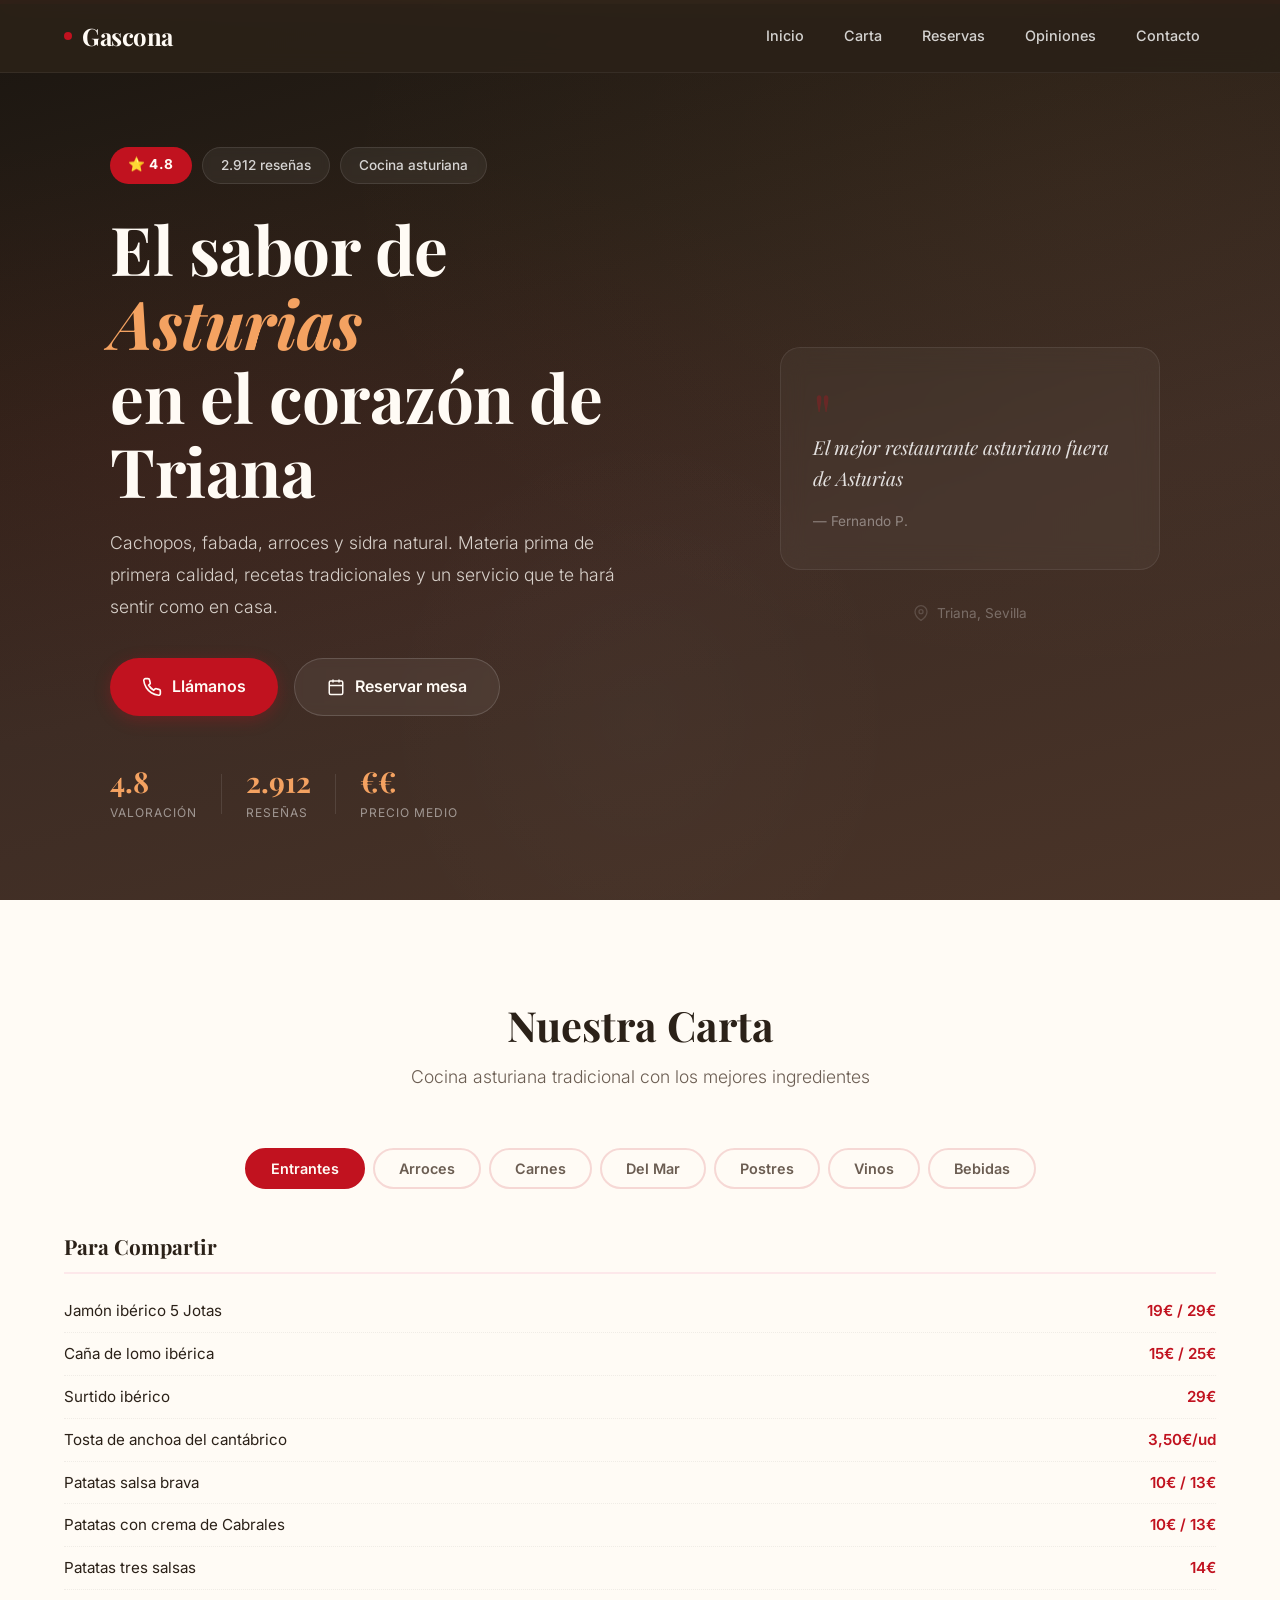
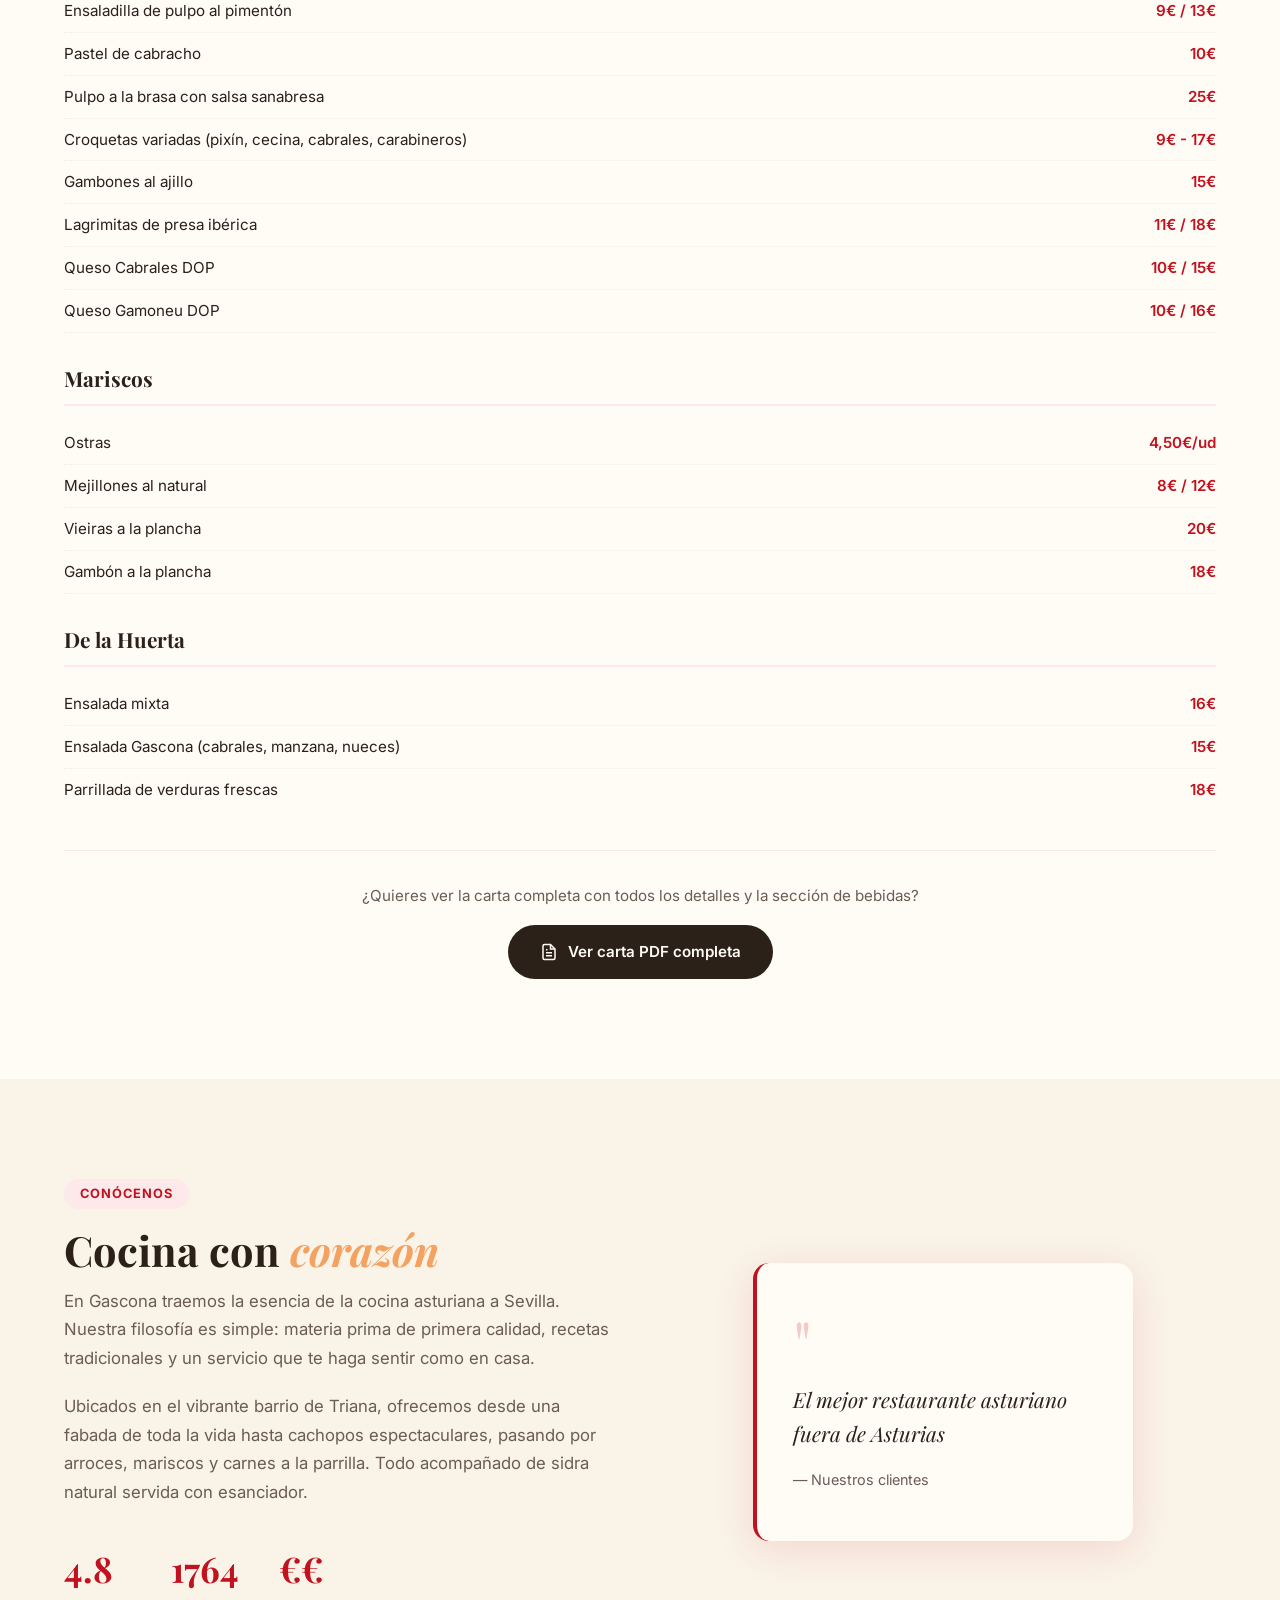
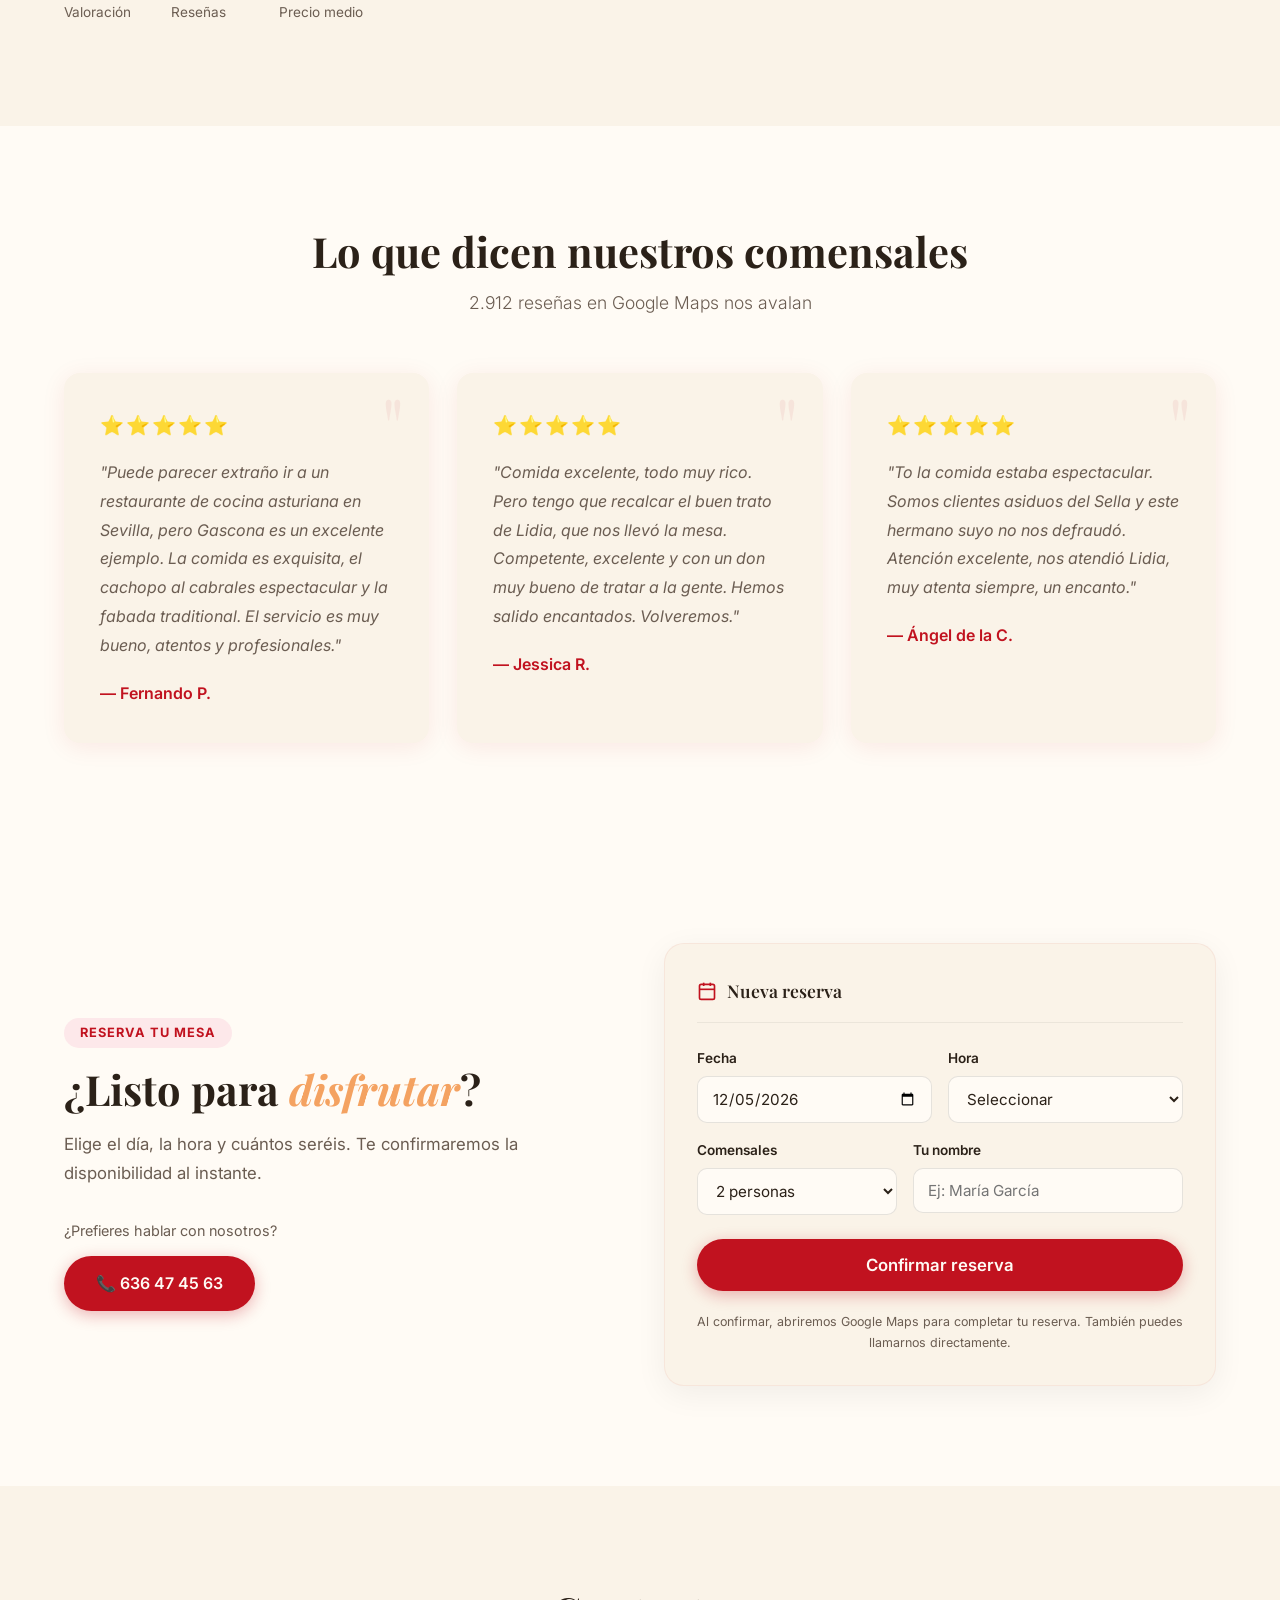
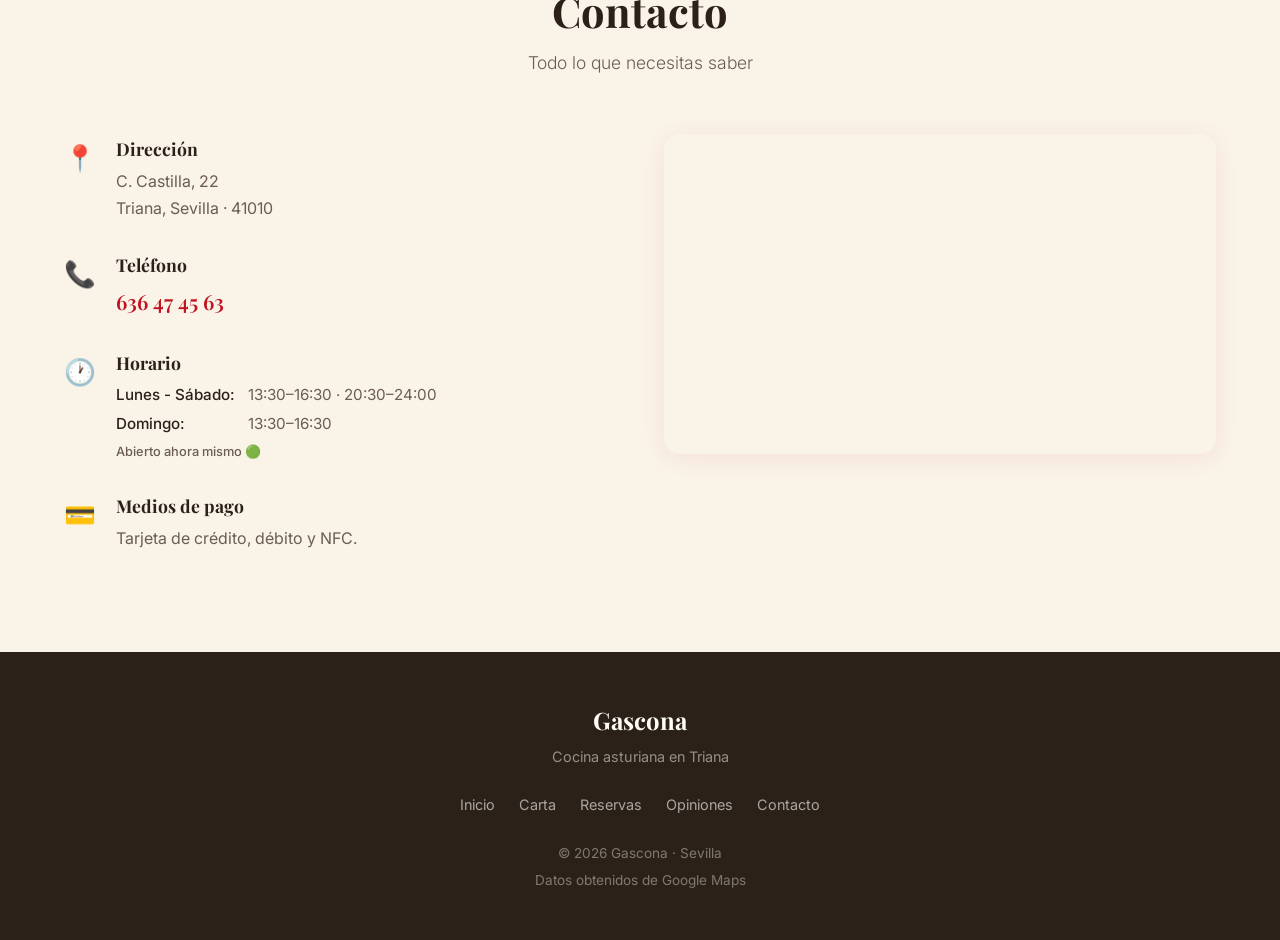
<file: pages/RS01-gascona/index.html>
<!DOCTYPE html>
<html lang="es">
<head>
  <meta charset="UTF-8">
  <meta name="viewport" content="width=device-width, initial-scale=1.0">
  <title>Gascona - Cocina Asturiana en Triana, Sevilla</title>
  <meta name="description" content="Restaurante asturiano en Triana, Sevilla. Fabada, cachopo, sidra natural y cocina tradicional asturiana. 4.8 estrellas. Reserva tu mesa.">
  <meta property="og:title" content="Gascona - Restaurante Asturiano en Sevilla">
  <meta property="og:description" content="Cocina asturiana tradicional en Triana, Sevilla. 4.8 estrellas en Google. Fabada, cachopo y sidra natural.">
  <meta property="og:type" content="business.business">
  <meta property="og:locale" content="es_ES">
  <meta property="og:image" content="">
  <script type="application/ld+json">
  {
    "@context": "https://schema.org",
    "@type": "Restaurant",
    "name": "Gascona",
    "servesCuisine": "Asturiana",
    "telephone": "+34636474563",
    "priceRange": "€€",
    "address": {
      "@type": "PostalAddress",
      "streetAddress": "C. Castilla, 22",
      "addressLocality": "Sevilla",
      "postalCode": "41010",
      "addressCountry": "ES"
    },
    "aggregateRating": {
      "@type": "AggregateRating",
      "ratingValue": "4.8",
      "reviewCount": "2912"
    }
  }
  </script>
  <link rel="stylesheet" href="style.css">
  <link rel="preconnect" href="https://fonts.googleapis.com">
  <link href="https://fonts.googleapis.com/css2?family=Playfair+Display:ital,wght@0,400;0,600;0,700;1,400&family=Inter:wght@300;400;500;600;700&display=swap" rel="stylesheet">
</head>
<body>
  <!-- Skip link for accessibility -->
  <a href="#main" class="skip-link">Ir al contenido principal</a>

  <!-- Header -->
  <header class="header" role="banner">
    <div class="container">
      <nav class="nav" role="navigation" aria-label="Navegación principal">
        <a href="#hero" class="logo" aria-label="Gascona inicio">
          <span class="logo-icon"></span>
          <span class="logo-text">Gascona</span>
        </a>
        <button class="nav-toggle" aria-label="Abrir menú" aria-expanded="false">
          <span></span><span></span><span></span>
        </button>
        <ul class="nav-menu" role="menubar">
          <li role="none"><a href="#hero" role="menuitem">Inicio</a></li>
          <li role="none"><a href="#carta" role="menuitem">Carta</a></li>
          <li role="none"><a href="#reserva" role="menuitem">Reservas</a></li>
          <li role="none"><a href="#testimonios" role="menuitem">Opiniones</a></li>
          <li role="none"><a href="#contacto" role="menuitem">Contacto</a></li>
        </ul>
      </nav>
    </div>
  </header>

  <main id="main">
    <!-- Hero -->
    <section id="hero" class="hero">
      <div class="hero-bg-pattern"></div>
      <div class="hero-accent-line"></div>
      <div class="container">
        <div class="hero-content">
          <div class="hero-badge-group">
            <span class="hero-badge">⭐ 4.8</span>
            <span class="hero-badge-outline">2.912 reseñas</span>
            <span class="hero-badge-outline">Cocina asturiana</span>
          </div>
          <h1>El sabor de <span class="highlight">Asturias</span><br>en el corazón de Triana</h1>
          <p class="hero-sub">Cachopos, fabada, arroces y sidra natural. Materia prima de primera calidad, recetas tradicionales y un servicio que te hará sentir como en casa.</p>
          <div class="hero-cta">
            <a href="tel:+34636474563" class="btn btn-primary" aria-label="Llamar al 636 47 45 63">
              <svg width="20" height="20" viewBox="0 0 24 24" fill="none" stroke="currentColor" stroke-width="2" aria-hidden="true"><path d="M22 16.92v3a2 2 0 0 1-2.18 2 19.79 19.79 0 0 1-8.63-3.07 19.5 19.5 0 0 1-6-6 19.79 19.79 0 0 1-3.07-8.67A2 2 0 0 1 4.11 2h3a2 2 0 0 1 2 1.72 12.84 12.84 0 0 0 .7 2.81 2 2 0 0 1-.45 2.11L8.09 9.91a16 16 0 0 0 6 6l1.27-1.27a2 2 0 0 1 2.11-.45 12.84 12.84 0 0 0 2.81.7A2 2 0 0 1 22 16.92z"/></svg>
              Llámanos
            </a>
            <a href="#reserva" class="btn btn-secondary">
              <svg width="18" height="18" viewBox="0 0 24 24" fill="none" stroke="currentColor" stroke-width="2" aria-hidden="true"><rect x="3" y="4" width="18" height="18" rx="2" ry="2"/><line x1="16" y1="2" x2="16" y2="6"/><line x1="8" y1="2" x2="8" y2="6"/><line x1="3" y1="10" x2="21" y2="10"/></svg>
              Reservar mesa
            </a>
          </div>
          <div class="hero-stats">
            <div class="hero-stat">
              <span class="hero-stat-num">4.8</span>
              <span class="hero-stat-label">Valoración</span>
            </div>
            <div class="hero-stat-divider"></div>
            <div class="hero-stat">
              <span class="hero-stat-num">2.912</span>
              <span class="hero-stat-label">Reseñas</span>
            </div>
            <div class="hero-stat-divider"></div>
            <div class="hero-stat">
              <span class="hero-stat-num">€€</span>
              <span class="hero-stat-label">Precio medio</span>
            </div>
          </div>
        </div>
        <div class="hero-side" aria-hidden="true">
          <div class="hero-quote-card">
            <div class="hero-quote-icon">"</div>
            <p class="hero-quote-text">El mejor restaurante asturiano fuera de Asturias</p>
            <p class="hero-quote-author">— Fernando P.</p>
          </div>
          <div class="hero-marker">
            <svg width="24" height="24" viewBox="0 0 24 24" fill="none" stroke="currentColor" stroke-width="2"><path d="M21 10c0 7-9 13-9 13s-9-6-9-13a9 9 0 0 1 18 0z"/><circle cx="12" cy="10" r="3"/></svg>
            <span>Triana, Sevilla</span>
          </div>
        </div>
      </div>
    </section>

    <!-- Carta -->
    <section id="carta" class="carta section" aria-labelledby="carta-title">
      <div class="container">
        <h2 id="carta-title" class="section-title">Nuestra Carta</h2>
        <p class="section-desc">Cocina asturiana tradicional con los mejores ingredientes</p>

        <div class="carta-tabs" role="tablist" aria-label="Secciones de la carta">
          <button class="carta-tab active" role="tab" aria-selected="true" aria-controls="panel-entrantes" id="tab-entrantes" onclick="switchTab('entrantes')">Entrantes</button>
          <button class="carta-tab" role="tab" aria-selected="false" aria-controls="panel-arroces" id="tab-arroces" onclick="switchTab('arroces')">Arroces</button>
          <button class="carta-tab" role="tab" aria-selected="false" aria-controls="panel-carnes" id="tab-carnes" onclick="switchTab('carnes')">Carnes</button>
          <button class="carta-tab" role="tab" aria-selected="false" aria-controls="panel-mar" id="tab-mar" onclick="switchTab('mar')">Del Mar</button>
          <button class="carta-tab" role="tab" aria-selected="false" aria-controls="panel-postres" id="tab-postres" onclick="switchTab('postres')">Postres</button>
          <button class="carta-tab" role="tab" aria-selected="false" aria-controls="panel-vinos" id="tab-vinos" onclick="switchTab('vinos')">Vinos</button>
          <button class="carta-tab" role="tab" aria-selected="false" aria-controls="panel-bebidas" id="tab-bebidas" onclick="switchTab('bebidas')">Bebidas</button>
        </div>

        <div class="carta-panels">
          <!-- ENTRANTES -->
          <div class="carta-panel active" id="panel-entrantes" role="tabpanel" aria-labelledby="tab-entrantes">
            <h3 class="panel-title">Para Compartir</h3>
            <div class="menu-item"><span class="item-name">Jamón ibérico 5 Jotas</span><span class="item-price">19€ / 29€</span></div>
            <div class="menu-item"><span class="item-name">Caña de lomo ibérica</span><span class="item-price">15€ / 25€</span></div>
            <div class="menu-item"><span class="item-name">Surtido ibérico</span><span class="item-price">29€</span></div>
            <div class="menu-item"><span class="item-name">Tosta de anchoa del cantábrico</span><span class="item-price">3,50€/ud</span></div>
            <div class="menu-item"><span class="item-name">Patatas salsa brava</span><span class="item-price">10€ / 13€</span></div>
            <div class="menu-item"><span class="item-name">Patatas con crema de Cabrales</span><span class="item-price">10€ / 13€</span></div>
            <div class="menu-item"><span class="item-name">Patatas tres salsas</span><span class="item-price">14€</span></div>
            <div class="menu-item"><span class="item-name">Ensaladilla de pulpo al pimentón</span><span class="item-price">9€ / 13€</span></div>
            <div class="menu-item"><span class="item-name">Pastel de cabracho</span><span class="item-price">10€</span></div>
            <div class="menu-item"><span class="item-name">Pulpo a la brasa con salsa sanabresa</span><span class="item-price">25€</span></div>
            <div class="menu-item"><span class="item-name">Croquetas variadas (pixín, cecina, cabrales, carabineros)</span><span class="item-price">9€ - 17€</span></div>
            <div class="menu-item"><span class="item-name">Gambones al ajillo</span><span class="item-price">15€</span></div>
            <div class="menu-item"><span class="item-name">Lagrimitas de presa ibérica</span><span class="item-price">11€ / 18€</span></div>
            <div class="menu-item"><span class="item-name">Queso Cabrales DOP</span><span class="item-price">10€ / 15€</span></div>
            <div class="menu-item"><span class="item-name">Queso Gamoneu DOP</span><span class="item-price">10€ / 16€</span></div>

            <h3 class="panel-title panel-title-mt">Mariscos</h3>
            <div class="menu-item"><span class="item-name">Ostras</span><span class="item-price">4,50€/ud</span></div>
            <div class="menu-item"><span class="item-name">Mejillones al natural</span><span class="item-price">8€ / 12€</span></div>
            <div class="menu-item"><span class="item-name">Vieiras a la plancha</span><span class="item-price">20€</span></div>
            <div class="menu-item"><span class="item-name">Gambón a la plancha</span><span class="item-price">18€</span></div>

            <h3 class="panel-title panel-title-mt">De la Huerta</h3>
            <div class="menu-item"><span class="item-name">Ensalada mixta</span><span class="item-price">16€</span></div>
            <div class="menu-item"><span class="item-name">Ensalada Gascona (cabrales, manzana, nueces)</span><span class="item-price">15€</span></div>
            <div class="menu-item"><span class="item-name">Parrillada de verduras frescas</span><span class="item-price">18€</span></div>
          </div>

          <!-- ARROCES -->
          <div class="carta-panel" id="panel-arroces" role="tabpanel" aria-labelledby="tab-arroces">
            <p class="panel-sub">Mínimo 2 personas</p>
            <div class="menu-item"><span class="item-name">Arroz marinero</span><span class="item-price">18€/pax</span></div>
            <div class="menu-item"><span class="item-name">Arroz de la huerta</span><span class="item-price">17€/pax</span></div>
            <div class="menu-item"><span class="item-name">Arroz mar y montaña</span><span class="item-price">18€/pax</span></div>
            <div class="menu-item"><span class="item-name">Arroz Gascona</span><span class="item-price">18€/pax</span></div>
            <div class="menu-item"><span class="item-name">Paella mixta</span><span class="item-price">17€/pax</span></div>
            <div class="menu-item"><span class="item-name">Paella de marisco</span><span class="item-price">18€/pax</span></div>
            <div class="menu-item"><span class="item-name">Arroz negro</span><span class="item-price">18€/pax</span></div>

            <h3 class="panel-title panel-title-mt">De Cuchara</h3>
            <div class="menu-item"><span class="item-name">Fabada asturiana</span><span class="item-price">6,50€ (tapa) / 17€ (ración)</span></div>
            <div class="menu-item"><span class="item-name"><small>También disponible en formato 2 y 4 personas</small></span><span class="item-price">32€ / 60€</span></div>

            <h3 class="panel-title panel-title-mt">Sartenes y Revueltos</h3>
            <div class="menu-item"><span class="item-name">Pulpo a la gallega</span><span class="item-price">25€</span></div>
            <div class="menu-item"><span class="item-name">Sartén de bacalao con gulas y gambas</span><span class="item-price">18€</span></div>
            <div class="menu-item"><span class="item-name">Sartén de setas al ajillo con jamón y gambas</span><span class="item-price">16€</span></div>
            <div class="menu-item"><span class="item-name">Huevos rotos con patatas y txistorras</span><span class="item-price">16€</span></div>
            <div class="menu-item"><span class="item-name">Huevos rotos con gulas y langostinos</span><span class="item-price">16€</span></div>
            <div class="menu-item"><span class="item-name">Huevos rotos con patatas y trufa</span><span class="item-price">18€</span></div>
          </div>

          <!-- CARNES -->
          <div class="carta-panel" id="panel-carnes" role="tabpanel" aria-labelledby="tab-carnes">
            <h3 class="panel-title">Cachopos (Estrella de la casa)</h3>
            <div class="menu-item"><span class="item-name">Cachopo tradicional</span><span class="item-price">29€</span></div>
            <div class="menu-item"><span class="item-name">Cachopo Gascona</span><span class="item-price">30€</span></div>
            <div class="menu-item"><span class="item-name">Cachopo Cabrales</span><span class="item-price">30€</span></div>
            <div class="menu-item"><span class="item-name">Cachopo sin gluten / sin lactosa</span><span class="item-price">30€</span></div>

            <h3 class="panel-title panel-title-mt">Carnes a la Parrilla</h3>
            <div class="menu-item"><span class="item-name">Solomillo de cerdo con salsa de Cabrales</span><span class="item-price">16€</span></div>
            <div class="menu-item"><span class="item-name">Solomillo de cerdo con setas y crujientes de jamón</span><span class="item-price">17€</span></div>
            <div class="menu-item"><span class="item-name">Presa ibérica con mojo picón</span><span class="item-price">24€</span></div>
            <div class="menu-item"><span class="item-name">Pierna de cordero Xaldo lechal al horno</span><span class="item-price">29€</span></div>
            <div class="menu-item"><span class="item-name">Cochinillo asado (ración)</span><span class="item-price">29€</span></div>
            <div class="menu-item"><span class="item-name">Solomillo de ternera asturiana IGP</span><span class="item-price">29€</span></div>
            <div class="menu-item"><span class="item-name">Entrecot de ternera asturiana IGP</span><span class="item-price">29€</span></div>
            <div class="menu-item"><span class="item-name">Chuletón de vacuno asturiano IGP</span><span class="item-price">75€/Kg</span></div>
            <div class="menu-item"><span class="item-name">Parrillada de carnes (2 personas)</span><span class="item-price">48€</span></div>
          </div>

          <!-- DEL MAR -->
          <div class="carta-panel" id="panel-mar" role="tabpanel" aria-labelledby="tab-mar">
            <div class="menu-item"><span class="item-name">Tataki de atún</span><span class="item-price">12€ / 20€</span></div>
            <div class="menu-item"><span class="item-name">Lomo de bacalao gratinado</span><span class="item-price">20€</span></div>
            <div class="menu-item"><span class="item-name">Lomo de bacalao con gulas y langostinos</span><span class="item-price">20€</span></div>
            <div class="menu-item"><span class="item-name">Calamares de potera fritos</span><span class="item-price">10€ / 18€</span></div>
            <div class="menu-item"><span class="item-name">Chipirones fritos</span><span class="item-price">9€ / 16€</span></div>
            <div class="menu-item"><span class="item-name">Pavías de dorada con mahonesa de curry</span><span class="item-price">10€ / 16€</span></div>
            <div class="menu-item"><span class="item-name">Lubina a la espalda con guarnición</span><span class="item-price">24€</span></div>

            <h3 class="panel-title panel-title-mt">Tablas</h3>
            <div class="menu-item"><span class="item-name">Tabla de quesos asturianos</span><span class="item-price">22€</span></div>
            <div class="menu-item"><span class="item-name">Tabla de embutidos asturianos</span><span class="item-price">19€</span></div>
            <div class="menu-item"><span class="item-name">Tabla de quesos y embutidos</span><span class="item-price">38€</span></div>
          </div>

          <!-- POSTRES -->
          <div class="carta-panel" id="panel-postres" role="tabpanel" aria-labelledby="tab-postres">
            <div class="menu-item"><span class="item-name">Frixuelo relleno de arroz con leche</span><span class="item-price">6,50€</span></div>
            <div class="menu-item"><span class="item-name">Frixuelo con chocolate y nata</span><span class="item-price">6€</span></div>
            <div class="menu-item"><span class="item-name">Frixuelo con helado</span><span class="item-price">7€</span></div>
            <div class="menu-item"><span class="item-name">Tarta de queso al horno</span><span class="item-price">6,50€</span></div>
            <div class="menu-item"><span class="item-name">Tarta de la abuela</span><span class="item-price">6,50€</span></div>
            <div class="menu-item"><span class="item-name">Arroz con leche</span><span class="item-price">5€</span></div>
            <div class="menu-item"><span class="item-name">Coulant de chocolate</span><span class="item-price">6€</span></div>
            <div class="menu-item"><span class="item-name">Torrija de pan brioche con helado</span><span class="item-price">7,50€</span></div>
            <div class="menu-item"><span class="item-name">Coulant de chocolate con helado</span><span class="item-price">7,50€</span></div>
          </div>

          <!-- VINOS -->
          <div class="carta-panel" id="panel-vinos" role="tabpanel" aria-labelledby="tab-vinos">
            <h3 class="panel-title">Vinos Asturianos</h3>
            <div class="menu-item"><span class="item-name">Monasterio de Corias (Tinto Crianza)</span><span class="item-price">4,20€ / 25€</span></div>
            <div class="menu-item"><span class="item-name">Monasterio de Corias (Blanco)</span><span class="item-price">4,20€ / 25€</span></div>
            <h3 class="panel-title panel-title-mt">Ribera del Duero</h3>
            <div class="menu-item"><span class="item-name">Protos</span><span class="item-price">3,80€ / 20€</span></div>
            <div class="menu-item"><span class="item-name">Caballero Mendoza</span><span class="item-price">3,80€ / 21€</span></div>
            <div class="menu-item"><span class="item-name">Finca Resalso (Emilio Moro)</span><span class="item-price">3,80€ / 22€</span></div>
            <div class="menu-item"><span class="item-name">Antídoto (12 meses barrica)</span><span class="item-price">32€</span></div>
            <div class="menu-item"><span class="item-name">Emilio Moro (Tempranillo)</span><span class="item-price">39€</span></div>
            <div class="menu-item"><span class="item-name">Malleolus (Emilio Moro)</span><span class="item-price">55€</span></div>
            <div class="menu-item"><span class="item-name">PSI - Dominio de Pingus</span><span class="item-price">72€</span></div>
            <div class="menu-item"><span class="item-name">Alion (Vega Sicilia)</span><span class="item-price">159€</span></div>
            <h3 class="panel-title panel-title-mt">Rioja</h3>
            <div class="menu-item"><span class="item-name">Montecillo (Crianza)</span><span class="item-price">3,20€ / 18€</span></div>
            <div class="menu-item"><span class="item-name">La Poda (Garnacha) D.O.C.A.</span><span class="item-price">3,80€ / 22€</span></div>
            <div class="menu-item"><span class="item-name">Ladrón de Guevara (Vino de autor)</span><span class="item-price">4,20€ / 25€</span></div>
            <div class="menu-item"><span class="item-name">Marqués y Bengoa (Reserva)</span><span class="item-price">3,80€ / 23€</span></div>
            <div class="menu-item"><span class="item-name">Andén de la Estación (Bodegas Muga)</span><span class="item-price">4,20€ / 25€</span></div>
            <div class="menu-item"><span class="item-name">Predicador (Tempranillo + Garnacha)</span><span class="item-price">45€</span></div>
            <div class="menu-item"><span class="item-name">Macán Clásico (Vega Sicilia)</span><span class="item-price">79€</span></div>
            <h3 class="panel-title panel-title-mt">Albariño</h3>
            <div class="menu-item"><span class="item-name">A Capitana</span><span class="item-price">3,80€ / 22€</span></div>
            <div class="menu-item"><span class="item-name">Abadía de San Campio</span><span class="item-price">3,80€ / 24€</span></div>
            <div class="menu-item"><span class="item-name">Terras Gaudas</span><span class="item-price">29€</span></div>
            <h3 class="panel-title panel-title-mt">Rueda</h3>
            <div class="menu-item"><span class="item-name">Nirio (Verdejo)</span><span class="item-price">3,50€ / 18€</span></div>
            <div class="menu-item"><span class="item-name">La Poda (Sauvignon Blanc)</span><span class="item-price">3,80€ / 22€</span></div>
            <div class="menu-item"><span class="item-name">El Perro Verde (Verdejo)</span><span class="item-price">25€</span></div>
            <h3 class="panel-title panel-title-mt">Andaluces</h3>
            <div class="menu-item"><span class="item-name">Manzanilla Solear</span><span class="item-price">3,20€ / 18€</span></div>
            <div class="menu-item"><span class="item-name">Fino Tío Pepe</span><span class="item-price">3,20€ / 18€</span></div>
            <div class="menu-item"><span class="item-name">Pedro Ximénez</span><span class="item-price">4,20€ / 24€</span></div>
            <div class="menu-item"><span class="item-name">Canasta (crema)</span><span class="item-price">3,20€ / 18€</span></div>
            <h3 class="panel-title panel-title-mt">Sidras</h3>
            <div class="menu-item"><span class="item-name">Sidra Trabanco (100% manzana asturiana)</span><span class="item-price">6€</span></div>
            <div class="menu-item"><span class="item-name">Sidra Trabanco Especial</span><span class="item-price">7,50€</span></div>
            <div class="menu-item"><span class="item-name">Lagar de Camín (dulce achampanada)</span><span class="item-price">2,50€ / 9€</span></div>
            <div class="menu-item"><span class="item-name">Sangría de sidra</span><span class="item-price">16€</span></div>
            <p class="panel-footnote">*Precios copa / botella. IVA incluido.</p>
          </div>

          <!-- BEBIDAS -->
          <div class="carta-panel" id="panel-bebidas" role="tabpanel" aria-labelledby="tab-bebidas">
            <h3 class="panel-title">Cervezas</h3>
            <div class="menu-item"><span class="item-name">Cerveza media (maceta)</span><span class="item-price">2,30€</span></div>
            <div class="menu-item"><span class="item-name">Cerveza entera</span><span class="item-price">3,90€</span></div>
            <div class="menu-item"><span class="item-name">Cerveza copa</span><span class="item-price">3,20€</span></div>
            <div class="menu-item"><span class="item-name">Cerveza sin gluten</span><span class="item-price">3,20€</span></div>
            <div class="menu-item"><span class="item-name">Heineken 0,0</span><span class="item-price">3,20€</span></div>
            <div class="menu-item"><span class="item-name">Estrella Galicia (tercio)</span><span class="item-price">2,90€</span></div>
            <div class="menu-item"><span class="item-name">Estrella Galicia 1906 (tercio)</span><span class="item-price">3,00€</span></div>
            <div class="menu-item"><span class="item-name">Estrella Galicia 0,0 (tercio)</span><span class="item-price">2,90€</span></div>
            <div class="menu-item"><span class="item-name">Radler</span><span class="item-price">3,00€</span></div>

            <h3 class="panel-title panel-title-mt">Vermuts & Aperitivos</h3>
            <div class="menu-item"><span class="item-name">Vermut asturiano ALMA</span><span class="item-price">4,50€</span></div>
            <div class="menu-item"><span class="item-name">Martini Rosso</span><span class="item-price">4,50€</span></div>
            <div class="menu-item"><span class="item-name">Tinto de verano</span><span class="item-price">2,90€</span></div>
            <div class="menu-item"><span class="item-name">Sangría</span><span class="item-price">6€ / 16€</span></div>

            <h3 class="panel-title panel-title-mt">Refrescos</h3>
            <div class="menu-item"><span class="item-name">Coca-Cola / Coca-Cola Zero</span><span class="item-price">2,60€</span></div>
            <div class="menu-item"><span class="item-name">Fanta naranja / limón</span><span class="item-price">2,00€</span></div>
            <div class="menu-item"><span class="item-name">Sprite</span><span class="item-price">2,00€</span></div>
            <div class="menu-item"><span class="item-name">Nestea</span><span class="item-price">2,70€</span></div>
            <div class="menu-item"><span class="item-name">Aquarius</span><span class="item-price">2,70€</span></div>
            <div class="menu-item"><span class="item-name">Tónica</span><span class="item-price">2,00€</span></div>

            <h3 class="panel-title panel-title-mt">Aguas</h3>
            <div class="menu-item"><span class="item-name">Agua Premium (pequeña)</span><span class="item-price">2,30€</span></div>
            <div class="menu-item"><span class="item-name">Agua Premium (grande)</span><span class="item-price">3,50€</span></div>
            <div class="menu-item"><span class="item-name">Agua con gas</span><span class="item-price">2,80€</span></div>
            <div class="menu-item"><span class="item-name">Zumos</span><span class="item-price">1,70€</span></div>

            <h3 class="panel-title panel-title-mt">Cafés e Infusiones</h3>
            <div class="menu-item"><span class="item-name">Café solo</span><span class="item-price">1,60€</span></div>
            <div class="menu-item"><span class="item-name">Café cortado / manchado</span><span class="item-price">1,70€ / 1,80€</span></div>
            <div class="menu-item"><span class="item-name">Café con leche</span><span class="item-price">1,80€</span></div>
            <div class="menu-item"><span class="item-name">Café doble</span><span class="item-price">2,50€</span></div>
            <div class="menu-item"><span class="item-name">Café bombón</span><span class="item-price">2,50€</span></div>
            <div class="menu-item"><span class="item-name">Carajillo</span><span class="item-price">3,00€</span></div>
            <div class="menu-item"><span class="item-name">Capuchino</span><span class="item-price">3,00€</span></div>
            <div class="menu-item"><span class="item-name">Té / infusiones</span><span class="item-price">1,50€</span></div>
          </div>
        </div>

        <div class="carta-footer">
          <p>¿Quieres ver la carta completa con todos los detalles y la sección de bebidas?</p>
          <a href="https://qr1.be/Y4U5" class="btn btn-pdf" target="_blank" rel="noopener noreferrer" aria-label="Abrir carta completa en PDF">
            <svg width="18" height="18" viewBox="0 0 24 24" fill="none" stroke="currentColor" stroke-width="2" aria-hidden="true"><path d="M14 2H6a2 2 0 0 0-2 2v16a2 2 0 0 0 2 2h12a2 2 0 0 0 2-2V8z"/><polyline points="14 2 14 8 20 8"/><line x1="16" y1="13" x2="8" y2="13"/><line x1="16" y1="17" x2="8" y2="17"/><polyline points="10 9 9 9 8 9"/></svg>
            Ver carta PDF completa
          </a>
        </div>
      </div>
    </section>

    <!-- Acerca de -->
    <section class="about section" aria-labelledby="about-title">
      <div class="container">
        <div class="about-grid">
          <div class="about-content">
            <span class="about-tag">Conócenos</span>
            <h2 id="about-title" class="section-title">Cocina con <span class="highlight">corazón</span></h2>
            <p>En Gascona traemos la esencia de la cocina asturiana a Sevilla. Nuestra filosofía es simple: materia prima de primera calidad, recetas tradicionales y un servicio que te haga sentir como en casa.</p>
            <p>Ubicados en el vibrante barrio de Triana, ofrecemos desde una fabada de toda la vida hasta cachopos espectaculares, pasando por arroces, mariscos y carnes a la parrilla. Todo acompañado de sidra natural servida con esanciador.</p>
            <div class="about-stats">
              <div class="about-stat">
                <span class="about-stat-num">4.8</span>
                <span class="about-stat-label">Valoración</span>
              </div>
              <div class="about-stat">
                <span class="about-stat-num">2.912</span>
                <span class="about-stat-label">Reseñas</span>
              </div>
              <div class="about-stat">
                <span class="about-stat-num">€€</span>
                <span class="about-stat-label">Precio medio</span>
              </div>
            </div>
          </div>
          <div class="about-visual" aria-hidden="true">
            <div class="about-card">
              <span class="about-quote">"</span>
              <p>El mejor restaurante asturiano fuera de Asturias</p>
              <span class="about-quote-author">— Nuestros clientes</span>
            </div>
          </div>
        </div>
      </div>
    </section>

    <!-- Testimonios -->
    <section id="testimonios" class="testimonios section" aria-labelledby="testimonios-title">
      <div class="container">
        <h2 id="testimonios-title" class="section-title">Lo que dicen nuestros comensales</h2>
        <p class="section-desc">2.912 reseñas en Google Maps nos avalan</p>
        <div class="testimonios-grid">
          <blockquote class="testimonio-card">
            <div class="stars" aria-label="5 estrellas">⭐⭐⭐⭐⭐</div>
            <p>"Puede parecer extraño ir a un restaurante de cocina asturiana en Sevilla, pero Gascona es un excelente ejemplo. La comida es exquisita, el cachopo al cabrales espectacular y la fabada traditional. El servicio es muy bueno, atentos y profesionales."</p>
            <footer class="testimonio-author">— Fernando P.</footer>
          </blockquote>
          <blockquote class="testimonio-card">
            <div class="stars" aria-label="5 estrellas">⭐⭐⭐⭐⭐</div>
            <p>"Comida excelente, todo muy rico. Pero tengo que recalcar el buen trato de Lidia, que nos llevó la mesa. Competente, excelente y con un don muy bueno de tratar a la gente. Hemos salido encantados. Volveremos."</p>
            <footer class="testimonio-author">— Jessica R.</footer>
          </blockquote>
          <blockquote class="testimonio-card">
            <div class="stars" aria-label="5 estrellas">⭐⭐⭐⭐⭐</div>
            <p>"To la comida estaba espectacular. Somos clientes asiduos del Sella y este hermano suyo no nos defraudó. Atención excelente, nos atendió Lidia, muy atenta siempre, un encanto."</p>
            <footer class="testimonio-author">— Ángel de la C.</footer>
          </blockquote>
        </div>
      </div>
    </section>

    <!-- Reserva -->
    <section id="reserva" class="reserva section" aria-labelledby="reserva-title">
      <div class="container">
        <div class="reserva-grid">
          <div class="reserva-info">
            <span class="reserva-tag">Reserva tu mesa</span>
            <h2 id="reserva-title" class="section-title" style="text-align:left;">¿Listo para <span class="highlight">disfrutar</span>?</h2>
            <p>Elige el día, la hora y cuántos seréis. Te confirmaremos la disponibilidad al instante.</p>
            <div class="reserva-contacto">
              <p class="reserva-o">¿Prefieres hablar con nosotros?</p>
              <a href="tel:+34636474563" class="btn btn-primary">📞 636 47 45 63</a>
            </div>
          </div>
          <div class="reserva-card">
            <div class="reserva-card-header">
              <svg width="20" height="20" viewBox="0 0 24 24" fill="none" stroke="currentColor" stroke-width="2"><rect x="3" y="4" width="18" height="18" rx="2" ry="2"/><line x1="16" y1="2" x2="16" y2="6"/><line x1="8" y1="2" x2="8" y2="6"/><line x1="3" y1="10" x2="21" y2="10"/></svg>
              <span>Nueva reserva</span>
            </div>
            <form class="reserva-form" id="form-reserva" onsubmit="return confirmarReserva(event)">
              <div class="form-row">
                <div class="form-group">
                  <label for="res-fecha">Fecha</label>
                  <input type="date" id="res-fecha" required>
                </div>
                <div class="form-group">
                  <label for="res-hora">Hora</label>
                  <select id="res-hora" required>
                    <option value="">Seleccionar</option>
                    <option value="13:30">13:30</option>
                    <option value="14:00">14:00</option>
                    <option value="14:30">14:30</option>
                    <option value="15:00">15:00</option>
                    <option value="15:30">15:30</option>
                    <option value="16:00">16:00</option>
                    <option value="20:30">20:30</option>
                    <option value="21:00">21:00</option>
                    <option value="21:30">21:30</option>
                    <option value="22:00">22:00</option>
                    <option value="22:30">22:30</option>
                    <option value="23:00">23:00</option>
                  </select>
                </div>
              </div>
              <div class="form-row">
                <div class="form-group">
                  <label for="res-personas">Comensales</label>
                  <select id="res-personas" required>
                    <option value="1">1 persona</option>
                    <option value="2" selected>2 personas</option>
                    <option value="3">3 personas</option>
                    <option value="4">4 personas</option>
                    <option value="5">5 personas</option>
                    <option value="6">6 personas</option>
                    <option value="7">7 personas</option>
                    <option value="8">8 personas</option>
                  </select>
                </div>
                <div class="form-group">
                  <label for="res-nombre">Tu nombre</label>
                  <input type="text" id="res-nombre" placeholder="Ej: María García" required>
                </div>
              </div>
              <button type="submit" class="btn btn-primary btn-reservar" id="btn-reservar">
                <span id="btn-reservar-text">Confirmar reserva</span>
                <span id="btn-reservar-loading" style="display:none;">
                  <svg width="18" height="18" viewBox="0 0 24 24" fill="none" stroke="currentColor" stroke-width="2" class="spin"><circle cx="12" cy="12" r="10"/><path d="M12 6v6l4 2"/></svg>
                  Reservando...
                </span>
              </button>
              <p class="reserva-footnote">Al confirmar, abriremos Google Maps para completar tu reserva. También puedes llamarnos directamente.</p>
            </form>
          </div>
        </div>
      </div>
    </section>

    <!-- Contacto -->
    <section id="contacto" class="contacto section" aria-labelledby="contacto-title">
      <div class="container">
        <h2 id="contacto-title" class="section-title">Contacto</h2>
        <p class="section-desc">Todo lo que necesitas saber</p>
        <div class="contacto-grid">
          <div class="contacto-info">
            <div class="contacto-item" itemscope itemtype="https://schema.org/PostalAddress">
              <span class="contacto-icon" aria-hidden="true">📍</span>
              <div>
                <h3>Dirección</h3>
                <p itemprop="streetAddress">C. Castilla, 22</p>
                <p><span itemprop="addressLocality">Triana, Sevilla</span> · <span itemprop="postalCode">41010</span></p>
              </div>
            </div>
            <div class="contacto-item">
              <span class="contacto-icon" aria-hidden="true">📞</span>
              <div>
                <h3>Teléfono</h3>
                <a href="tel:+34636474563" class="phone-link" aria-label="Llamar al 636 47 45 63">636 47 45 63</a>
              </div>
            </div>
            <div class="contacto-item">
              <span class="contacto-icon" aria-hidden="true">🕐</span>
              <div>
                <h3>Horario</h3>
                <p class="horario-row"><span class="horario-dia">Lunes - Sábado:</span><span class="horario-hrs">13:30–16:30 · 20:30–24:00</span></p>
                <p class="horario-row"><span class="horario-dia">Domingo:</span><span class="horario-hrs">13:30–16:30</span></p>
                <p class="horario-note">Abierto ahora mismo 🟢</p>
              </div>
            </div>
            <div class="contacto-item">
              <span class="contacto-icon" aria-hidden="true">💳</span>
              <div>
                <h3>Medios de pago</h3>
                <p>Tarjeta de crédito, débito y NFC.</p>
              </div>
            </div>
          </div>
          <div class="contacto-mapa">
            <iframe src="https://maps.google.com/maps?q=37.3867464,-6.0048046&z=17&output=embed&hl=es" width="100%" height="320" style="border:0;border-radius:16px;" allowfullscreen="" loading="lazy" title="Mapa de Gascona en Triana"></iframe>
          </div>
        </div>
      </div>
    </section>
  </main>

  <!-- Footer -->
  <footer class="footer" role="contentinfo">
    <div class="container">
      <div class="footer-content">
        <div class="footer-brand">
          <span class="footer-logo">Gascona</span>
          <p>Cocina asturiana en Triana</p>
        </div>
        <div class="footer-links">
          <a href="#hero">Inicio</a>
          <a href="#carta">Carta</a>
          <a href="#reserva">Reservas</a>
          <a href="#testimonios">Opiniones</a>
          <a href="#contacto">Contacto</a>
        </div>
        <div class="footer-copy">
          <p>&copy; <span id="year"></span> Gascona · Sevilla</p>
          <p class="footer-note">Datos obtenidos de Google Maps</p>
        </div>
      </div>
    </div>
  </footer>

  <!-- CTA Flotante Móvil -->
  <a href="tel:+34636474563" class="cta-flotante" aria-label="Llamar ahora">
    <svg width="20" height="20" viewBox="0 0 24 24" fill="none" stroke="currentColor" stroke-width="2" aria-hidden="true"><path d="M22 16.92v3a2 2 0 0 1-2.18 2 19.79 19.79 0 0 1-8.63-3.07 19.5 19.5 0 0 1-6-6 19.79 19.79 0 0 1-3.07-8.67A2 2 0 0 1 4.11 2h3a2 2 0 0 1 2 1.72 12.84 12.84 0 0 0 .7 2.81 2 2 0 0 1-.45 2.11L8.09 9.91a16 16 0 0 0 6 6l1.27-1.27a2 2 0 0 1 2.11-.45 12.84 12.84 0 0 0 2.81.7A2 2 0 0 1 22 16.92z"/></svg>
    Llámanos
  </a>

  <script src="script.js"></script>
</body>
</html>
</file>
<file: pages/BB01-la-barbiere-miguel-guisado/style.css>
/* BARBERÍA — Dark, Gold, Premium */
:root {
  --primary: #C9A96E;
  --primary-dark: #B8963C;
  --primary-light: #F0E6D2;
  --accent: #8B1E1E;
  --bg-dark: #141414;
  --bg-card: #1E1E1E;
  --bg-surface: #252525;
  --text: #F0E6D2;
  --text-light: #A89F91;
  --text-muted: #6B6358;
  --white: #F5F0E8;
  --border: rgba(201,169,110,0.1);
  --shadow: 0 4px 24px rgba(0,0,0,0.3);
  --radius: 12px;
  --transition: 0.3s cubic-bezier(0.4, 0, 0.2, 1);
  --font-serif: 'Playfair Display', Georgia, serif;
}

* { margin:0; padding:0; box-sizing:border-box; }
html { scroll-behavior:smooth; scroll-padding-top:80px; }

body {
  font-family:'Inter', -apple-system, sans-serif;
  color:var(--text);
  background:var(--bg-dark);
  line-height:1.7;
  -webkit-font-smoothing:antialiased;
}

.container { max-width:1200px; padding:0 24px; margin:auto; }
.section { padding:100px 0; }

.section-title {
  font-family:var(--font-serif);
  font-size:2.4rem;
  text-align:center;
  color:var(--white);
  margin-bottom:12px;
  font-weight:700;
}
.section-desc {
  text-align:center;
  color:var(--text-light);
  margin-bottom:56px;
  font-size:1.1rem;
}
.highlight { color:var(--primary); font-style:italic; }

/* Skip */
.skip-link {
  position:absolute;top:-100%;left:50%;transform:translateX(-50%);
  background:var(--primary);color:var(--bg-dark);padding:12px 24px;
  border-radius:0 0 8px 8px;z-index:10000;font-weight:700;text-decoration:none;
}
.skip-link:focus { top:0; }

/* Header */
.header {
  position:fixed;top:0;left:0;width:100%;
  background:rgba(20,20,20,0.95);
  backdrop-filter:blur(12px);
  -webkit-backdrop-filter:blur(12px);
  z-index:1000;
  border-bottom:1px solid var(--border);
}
.nav { display:flex;justify-content:space-between;align-items:center;height:72px; }
.logo {
  display:flex;align-items:center;gap:8px;
  text-decoration:none;color:var(--primary);
  font-family:var(--font-serif);font-size:1.3rem;font-weight:700;letter-spacing:-0.5px;
}
.nav-menu { display:flex;list-style:none;gap:8px; }
.nav-menu a {
  text-decoration:none;color:var(--text-light);
  font-weight:500;font-size:0.9rem;padding:8px 16px;border-radius:6px;
  transition:all var(--transition);
}
.nav-menu a:hover { color:var(--primary);background:rgba(201,169,110,0.06); }

.nav-toggle { display:none;background:none;border:none;cursor:pointer;padding:8px; }
.nav-toggle span { display:block;width:24px;height:2px;background:var(--text);margin:5px 0;border-radius:2px; }

/* Hero */
.hero {
  min-height:100vh;display:flex;align-items:center;
  background:linear-gradient(135deg, #141414 0%, #1a1a1a 50%, #0d0d0d 100%);
  padding-top:72px;position:relative;overflow:hidden;
}
.hero::after {
  content:'';position:absolute;top:0;right:0;width:50%;height:100%;
  background:radial-gradient(circle at 70% 50%, rgba(201,169,110,0.04) 0%, transparent 60%);
  z-index:0;
}
.hero-content { position:relative;z-index:1;max-width:620px; }
.hero-badge {
  display:inline-block;background:rgba(201,169,110,0.1);
  border:1px solid rgba(201,169,110,0.2);
  color:var(--primary);padding:6px 18px;border-radius:50px;
  font-size:0.85rem;font-weight:600;margin-bottom:24px;
}
.hero h1 {
  font-family:var(--font-serif);font-size:4.5rem;line-height:1;
  margin-bottom:8px;font-weight:700;color:var(--white);
}
.hero-subtitle {
  font-family:var(--font-serif);font-size:1.4rem;
  color:var(--primary);margin-bottom:20px;
}
.hero-desc {
  font-size:1.1rem;color:var(--text-light);
  margin-bottom:36px;line-height:1.8;max-width:480px;
}
.hero-cta { display:flex;gap:16px;flex-wrap:wrap;margin-bottom:40px; }

.btn {
  display:inline-flex;align-items:center;gap:10px;
  padding:14px 32px;text-decoration:none;font-weight:600;
  font-size:1rem;transition:all var(--transition);
  cursor:pointer;border-radius:6px;font-family:inherit;border:none;
}
.btn:focus-visible { outline:2px solid var(--primary);outline-offset:2px; }
.btn-primary {
  background:var(--primary);color:var(--bg-dark);
  box-shadow:0 4px 16px rgba(201,169,110,0.2);
}
.btn-primary:hover { background:var(--primary-dark);transform:translateY(-2px); }
.btn-secondary {
  background:transparent;color:var(--text);
  border:1px solid rgba(255,255,255,0.15);
}
.btn-secondary:hover { border-color:var(--primary);color:var(--primary); }
.btn-outline {
  display:inline-flex;align-items:center;gap:8px;
  padding:10px 24px;background:transparent;color:var(--primary);
  border:1px solid var(--primary);border-radius:6px;
  text-decoration:none;font-weight:600;font-size:0.9rem;
  transition:all var(--transition);
}
.btn-outline:hover { background:var(--primary);color:var(--bg-dark); }

.hero-stats { display:flex;align-items:center;gap:24px; }
.hero-stat { text-align:left; }
.hero-stat-num { display:block;font-family:var(--font-serif);font-size:1.8rem;font-weight:700;color:var(--primary); }
.hero-stat-label { font-size:0.75rem;color:var(--text-muted);text-transform:uppercase;letter-spacing:1px; }
.hero-stat-divider { width:1px;height:32px;background:var(--border); }

/* Servicios */
.servicios { background:var(--bg-card); }
.servicios-grid {
  display:grid;
  grid-template-columns:repeat(6, 1fr);
  gap:24px;
  max-width:900px;
  margin:0 auto;
}
.servicios-grid .servicio-card { grid-column:span 2; }
.servicios-grid .servicio-card:nth-child(4) { grid-column:2 / 4; }
.servicios-grid .servicio-card:nth-child(5) { grid-column:4 / 6; }
.servicio-card {
  background:var(--bg-surface);padding:32px;border-radius:var(--radius);
  border:1px solid var(--border);text-align:center;
  transition:all var(--transition);
  opacity:0;transform:translateY(20px);
  display:flex;flex-direction:column;align-items:center;
}
.servicio-card.visible { opacity:1;transform:translateY(0); }
.servicio-card:hover {
  border-color:var(--primary);
  box-shadow:0 8px 32px rgba(201,169,110,0.06);
  transform:translateY(-4px);
}
.servicio-card.visible:hover { transform:translateY(-4px); }
.servicio-icon { font-size:2.5rem;margin-bottom:16px; }
.servicio-card h3 { color:var(--white);margin-bottom:10px;font-size:1.1rem;font-weight:600; }
.servicio-card p { color:var(--text-light);font-size:0.9rem;line-height:1.6;flex:1; }
.servicio-precio {
  margin-top:16px;padding:6px 18px;
  background:rgba(201,169,110,0.08);color:var(--primary);
  border-radius:20px;font-weight:700;font-size:0.9rem;
}

/* Reserva */
.reserva { background:var(--bg-dark); }
.reserva-grid { display:grid;grid-template-columns:1fr 1fr;gap:48px;align-items:start; }
.reserva-tag {
  display:inline-block;background:rgba(201,169,110,0.1);
  color:var(--primary);padding:4px 16px;border-radius:50px;
  font-size:0.8rem;font-weight:700;text-transform:uppercase;
  letter-spacing:1px;margin-bottom:16px;
}
.reserva-info > p { color:var(--text-light);font-size:1.05rem;margin-bottom:24px; }
.reserva-callout { margin-top:24px;padding-top:20px;border-top:1px solid var(--border); }
.reserva-callout span { display:block;color:var(--text-muted);font-size:0.85rem;margin-bottom:8px; }

.reserva-card {
  background:var(--bg-card);border:1px solid var(--border);
  border-radius:var(--radius);padding:32px;
}
.reserva-card-header {
  display:flex;align-items:center;gap:10px;
  font-family:var(--font-serif);font-size:1.1rem;font-weight:600;
  color:var(--white);margin-bottom:24px;padding-bottom:16px;
  border-bottom:1px solid var(--border);
}
.reserva-card-header svg { color:var(--primary); }

.reserva-form { display:flex;flex-direction:column;gap:16px; }
.form-row { display:grid;grid-template-columns:1fr 1fr;gap:16px; }
.form-group { display:flex;flex-direction:column;gap:6px; }
.form-group label { font-size:0.85rem;font-weight:500;color:var(--text-light); }
.form-group input,.form-group select {
  padding:12px 14px;border:1px solid rgba(255,255,255,0.08);
  border-radius:8px;font-size:0.95rem;font-family:inherit;
  background:var(--bg-surface);color:var(--text);
  transition:border-color var(--transition);
}
.form-group input:focus,.form-group select:focus {
  outline:none;border-color:var(--primary);
  box-shadow:0 0 0 3px rgba(201,169,110,0.08);
}
.form-group select option { background:var(--bg-card);color:var(--text); }
.btn-reservar { width:100%;justify-content:center;margin-top:8px;padding:16px;font-size:1.05rem; }
.btn-reservar svg { width:20px;height:20px; }
.reserva-footnote {
  font-size:0.78rem;color:var(--text-muted);text-align:center;margin-top:4px;
}

/* Testimonios */
.testimonios { background:var(--bg-card); }
.testimonios-grid { display:grid;grid-template-columns:repeat(auto-fit,minmax(300px,1fr));gap:24px; }
.testimonio-card {
  background:var(--bg-surface);padding:28px;border-radius:var(--radius);
  border:1px solid var(--border);margin:0;
  opacity:0;transform:translateY(20px);transition:all 0.5s;
}
.testimonio-card.visible { opacity:1;transform:translateY(0); }
.stars { margin-bottom:12px;font-size:1.2rem; }
.testimonio-card p { font-style:italic;color:var(--text-light);line-height:1.8; }
.testimonio-card footer { margin-top:16px;font-weight:600;color:var(--primary);font-style:normal; }

/* Contacto */
.contacto { background:var(--bg-dark); }
.contacto-grid { display:grid;grid-template-columns:1fr 1fr;gap:48px; }
.contacto-info { display:flex;flex-direction:column;gap:24px; }
.contacto-item { display:flex;gap:16px;align-items:flex-start; }
.contacto-icon { font-size:1.4rem;flex-shrink:0;margin-top:2px; }
.contacto-item h3 { font-size:1rem;color:var(--white);margin-bottom:4px; }
.contacto-item p { color:var(--text-light); }
.contacto-item a { color:var(--text-light);text-decoration:none;transition:color var(--transition); }
.contacto-item a:hover { color:var(--primary); }
.phone-link { color:var(--primary) !important;font-weight:600;font-size:1.3rem;font-family:var(--font-serif); }
.horario-row { display:flex;gap:12px;margin-bottom:3px;font-size:0.95rem; }
.horario-dia { font-weight:500;color:var(--text);min-width:90px; }
.horario-hrs { color:var(--text-light); }
.horario-note { font-size:0.8rem;color:#4CAF50;margin-top:4px;font-weight:500; }
.contacto-mapa iframe { width:100%;height:320px;border-radius:12px;border:1px solid var(--border); }

/* Footer */
.footer { background:#0d0d0d;padding:48px 0;border-top:1px solid var(--border); }
.footer-content { display:flex;flex-direction:column;align-items:center;gap:20px;text-align:center; }
.footer-logo { font-family:var(--font-serif);font-size:1.3rem;font-weight:700;color:var(--primary); }
.footer-brand p { color:var(--text-muted);font-size:0.85rem;margin-top:4px; }
.footer-links { display:flex;gap:20px;flex-wrap:wrap;justify-content:center; }
.footer-links a { color:var(--text-muted);text-decoration:none;font-size:0.9rem;transition:color var(--transition); }
.footer-links a:hover { color:var(--primary); }
.footer-copy { color:var(--text-muted);font-size:0.8rem; }

/* CTA Flotante */
.cta-flotante {
  display:none;position:fixed;bottom:24px;left:50%;transform:translateX(-50%);
  background:var(--primary);color:var(--bg-dark);padding:14px 28px;
  border-radius:6px;text-decoration:none;font-weight:700;font-size:0.95rem;
  box-shadow:0 4px 20px rgba(201,169,110,0.3);z-index:999;
}

/* Success toast */
.toast {
  position:fixed;bottom:24px;left:50%;transform:translateX(-50%);
  background:#4CAF50;color:#fff;padding:12px 24px;border-radius:8px;
  font-weight:600;z-index:9999;opacity:0;transition:opacity 0.3s;
}
.toast.show { opacity:1; }

@media (max-width:768px) {
  .nav-menu { display:none;position:absolute;top:72px;left:0;width:100%;background:var(--bg-card);flex-direction:column;padding:16px;gap:4px;border-bottom:1px solid var(--border); }
  .nav-menu.active { display:flex; }
  .nav-toggle { display:flex;flex-direction:column; }
  .hero h1 { font-size:2.8rem; }
  .hero-subtitle { font-size:1.1rem; }
   .reserva-grid,.contacto-grid { grid-template-columns:1fr; }
  .servicios-grid { grid-template-columns:1fr; }
  .servicios-grid .servicio-card:nth-child(4),
  .servicios-grid .servicio-card:nth-child(5) { grid-column:auto; }
  .form-row { grid-template-columns:1fr; }
  .cta-flotante { display:flex; }
  .section { padding:64px 0; }
  .section-title { font-size:1.8rem; }
}
@media (min-width:1025px) { .cta-flotante { display:none!important; } }
</file>
<file: pages/CO01-fisioterapia-belen-obregon/style.css>
:root {
  --primary: #2A7F62;
  --primary-dark: #1E5E48;
  --primary-light: #E8F5F0;
  --accent: #F4A261;
  --bg: #F5F5F0;
  --text: #333333;
  --text-light: #666666;
  --white: #FFFFFF;
  --shadow: 0 2px 16px rgba(0,0,0,0.08);
  --radius: 12px;
}

* {
  margin: 0;
  padding: 0;
  box-sizing: border-box;
}

html {
  scroll-behavior: smooth;
}

body {
  font-family: -apple-system, BlinkMacSystemFont, 'Segoe UI', Roboto, Oxygen, Ubuntu, Cantarell, sans-serif;
  color: var(--text);
  background: var(--bg);
  line-height: 1.6;
}

.container {
  max-width: 1200px;
  padding: 0 20px;
  margin: auto;
}

.section {
  padding: 80px 0;
}

.section-title {
  font-size: 2rem;
  text-align: center;
  color: var(--primary-dark);
  margin-bottom: 12px;
}

.section-desc {
  text-align: center;
  color: var(--text-light);
  margin-bottom: 48px;
  font-size: 1.1rem;
}

/* Header */
.header {
  position: fixed;
  top: 0;
  left: 0;
  width: 100%;
  background: var(--white);
  box-shadow: var(--shadow);
  z-index: 1000;
  padding: 15px 0;
}

.nav {
  display: flex;
  justify-content: space-between;
  align-items: center;
}

.logo {
  font-size: 1.4rem;
  font-weight: 700;
  color: var(--primary);
  text-decoration: none;
}

.nav-menu {
  display: flex;
  list-style: none;
  gap: 30px;
}

.nav-menu a {
  text-decoration: none;
  color: var(--text);
  font-weight: 500;
  transition: color 0.3s;
}

.nav-menu a:hover {
  color: var(--primary);
}

.nav-toggle {
  display: none;
  background: none;
  border: none;
  cursor: pointer;
  padding: 5px;
}

.nav-toggle span {
  display: block;
  width: 25px;
  height: 3px;
  background: var(--primary);
  margin: 5px 0;
  transition: 0.3s;
  border-radius: 3px;
}

/* Hero */
.hero {
  min-height: 100vh;
  display: flex;
  align-items: center;
  background: linear-gradient(135deg, var(--primary) 0%, var(--primary-dark) 100%);
  color: var(--white);
  padding-top: 80px;
}

.hero-content {
  max-width: 700px;
}

.hero-badge {
  display: inline-block;
  background: rgba(255,255,255,0.15);
  padding: 8px 20px;
  border-radius: 50px;
  font-size: 0.9rem;
  margin-bottom: 20px;
}

.hero h1 {
  font-size: 3rem;
  line-height: 1.2;
  margin-bottom: 20px;
}

.highlight {
  color: var(--accent);
}

.hero-sub {
  font-size: 1.2rem;
  opacity: 0.9;
  margin-bottom: 30px;
  line-height: 1.6;
}

.hero-cta {
  display: flex;
  gap: 15px;
  flex-wrap: wrap;
}

.btn {
  display: inline-block;
  padding: 14px 32px;
  border-radius: 50px;
  text-decoration: none;
  font-weight: 600;
  font-size: 1rem;
  transition: all 0.3s;
  cursor: pointer;
}

.btn-primary {
  background: var(--accent);
  color: var(--text);
}

.btn-primary:hover {
  background: #e08f4a;
  transform: translateY(-2px);
  box-shadow: 0 4px 12px rgba(0,0,0,0.2);
}

.btn-secondary {
  background: transparent;
  color: var(--white);
  border: 2px solid var(--white);
}

.btn-secondary:hover {
  background: rgba(255,255,255,0.1);
  transform: translateY(-2px);
}

/* Servicios */
.servicios {
  background: var(--white);
}

.servicios-grid {
  display: grid;
  grid-template-columns: repeat(3, 1fr);
  gap: 24px;
}

.servicio-card {
  background: var(--bg);
  padding: 30px;
  border-radius: var(--radius);
  text-align: center;
  transition: all 0.3s;
  opacity: 0;
  transform: translateY(30px);
}

.servicio-card.visible {
  opacity: 1;
  transform: translateY(0);
}

.servicio-card:hover {
  transform: translateY(-5px);
  box-shadow: 0 8px 24px rgba(0,0,0,0.1);
}

.servicio-card.visible:hover {
  transform: translateY(-5px);
}

.servicio-icon {
  font-size: 2.5rem;
  margin-bottom: 16px;
}

.servicio-card h3 {
  color: var(--primary-dark);
  margin-bottom: 10px;
  font-size: 1.15rem;
}

.servicio-card p {
  color: var(--text-light);
  font-size: 0.95rem;
}

/* Testimonios */
.testimonios {
  background: var(--primary-light);
}

.testimonios-grid {
  display: grid;
  grid-template-columns: repeat(3, 1fr);
  gap: 24px;
}

.testimonio-card {
  background: var(--white);
  padding: 30px;
  border-radius: var(--radius);
  box-shadow: var(--shadow);
  opacity: 0;
  transform: translateY(30px);
  transition: all 0.5s;
}

.testimonio-card.visible {
  opacity: 1;
  transform: translateY(0);
}

.stars {
  margin-bottom: 12px;
  font-size: 1.2rem;
}

.testimonio-card p {
  font-style: italic;
  color: var(--text-light);
  line-height: 1.7;
}

.testimonio-author {
  margin-top: 16px;
  font-weight: 600;
  color: var(--primary);
}

/* Contacto */
.contacto {
  background: var(--white);
}

.contacto-grid {
  display: grid;
  grid-template-columns: 1fr 1fr;
  gap: 40px;
}

.contacto-info {
  display: flex;
  flex-direction: column;
  gap: 24px;
}

.contacto-item {
  display: flex;
  gap: 16px;
  align-items: flex-start;
}

.contacto-icon {
  font-size: 1.5rem;
  flex-shrink: 0;
}

.contacto-item h3 {
  font-size: 1rem;
  color: var(--primary-dark);
  margin-bottom: 4px;
}

.contacto-item p,
.contacto-item a {
  color: var(--text-light);
  text-decoration: none;
}

.contacto-item a:hover {
  color: var(--primary);
}

.contacto-mapa iframe {
  width: 100%;
  height: 300px;
  border-radius: var(--radius);
  box-shadow: var(--shadow);
}

/* Footer */
.footer {
  background: var(--primary-dark);
  color: var(--white);
  text-align: center;
  padding: 30px 0;
}

.footer p {
  opacity: 0.85;
}

.footer-note {
  font-size: 0.85rem;
  margin-top: 8px;
  opacity: 0.6;
}

/* CTA Flotante */
.cta-flotante {
  display: none;
  position: fixed;
  bottom: 20px;
  left: 50%;
  transform: translateX(-50%);
  background: var(--accent);
  color: var(--text);
  padding: 14px 28px;
  border-radius: 50px;
  text-decoration: none;
  font-weight: 700;
  font-size: 1.05rem;
  box-shadow: 0 4px 20px rgba(0,0,0,0.2);
  z-index: 999;
  animation: pulse 2s infinite;
}

@keyframes pulse {
  0% { box-shadow: 0 4px 20px rgba(0,0,0,0.2); }
  50% { box-shadow: 0 4px 30px rgba(244,162,97,0.4); }
  100% { box-shadow: 0 4px 20px rgba(0,0,0,0.2); }
}

/* Scroll Reveal */
.reveal {
  opacity: 0;
  transform: translateY(30px);
  transition: all 0.6s ease;
}

.reveal.visible {
  opacity: 1;
  transform: translateY(0);
}

/* Responsive */
@media (max-width: 768px) {
  .nav-menu {
    display: none;
    position: absolute;
    top: 100%;
    left: 0;
    width: 100%;
    background: var(--white);
    flex-direction: column;
    padding: 20px;
    box-shadow: var(--shadow);
  }

  .nav-menu.active {
    display: flex;
  }

  .nav-toggle {
    display: block;
  }

  .hero h1 {
    font-size: 2.2rem;
  }

  .hero-sub {
    font-size: 1rem;
  }

  .servicios-grid {
    grid-template-columns: 1fr;
  }

  .testimonios-grid {
    grid-template-columns: 1fr;
  }

  .contacto-grid {
    grid-template-columns: 1fr;
  }

  .cta-flotante {
    display: flex;
  }

  .hero-cta .btn-secondary {
    display: none;
  }

  .section {
    padding: 60px 0;
  }
}

@media (min-width: 769px) and (max-width: 1024px) {
  .servicios-grid {
    grid-template-columns: repeat(2, 1fr);
  }

  .testimonios-grid {
    grid-template-columns: repeat(2, 1fr);
  }
}

@media (min-width: 1025px) {
  .cta-flotante {
    display: none !important;
  }
}
</file>
<file: pages/CO02-galiani-salud/style.css>
:root {
  --primary: #2A7F62;
  --primary-dark: #1E5E48;
  --primary-light: #E8F5F0;
  --accent: #F4A261;
  --bg: #F5F5F0;
  --text: #333333;
  --text-light: #666666;
  --white: #FFFFFF;
  --shadow: 0 2px 16px rgba(0,0,0,0.08);
  --radius: 12px;
}

* {
  margin: 0;
  padding: 0;
  box-sizing: border-box;
}

html {
  scroll-behavior: smooth;
}

body {
  font-family: -apple-system, BlinkMacSystemFont, 'Segoe UI', Roboto, Oxygen, Ubuntu, Cantarell, sans-serif;
  color: var(--text);
  background: var(--bg);
  line-height: 1.6;
}

.container {
  max-width: 1200px;
  padding: 0 20px;
  margin: auto;
}

.section {
  padding: 80px 0;
}

.section-title {
  font-size: 2rem;
  text-align: center;
  color: var(--primary-dark);
  margin-bottom: 12px;
}

.section-desc {
  text-align: center;
  color: var(--text-light);
  margin-bottom: 48px;
  font-size: 1.1rem;
}

/* Header */
.header {
  position: fixed;
  top: 0;
  left: 0;
  width: 100%;
  background: var(--white);
  box-shadow: var(--shadow);
  z-index: 1000;
  padding: 15px 0;
}

.nav {
  display: flex;
  justify-content: space-between;
  align-items: center;
}

.logo {
  font-size: 1.4rem;
  font-weight: 700;
  color: var(--primary);
  text-decoration: none;
}

.nav-menu {
  display: flex;
  list-style: none;
  gap: 30px;
}

.nav-menu a {
  text-decoration: none;
  color: var(--text);
  font-weight: 500;
  transition: color 0.3s;
}

.nav-menu a:hover {
  color: var(--primary);
}

.nav-toggle {
  display: none;
  background: none;
  border: none;
  cursor: pointer;
  padding: 5px;
}

.nav-toggle span {
  display: block;
  width: 25px;
  height: 3px;
  background: var(--primary);
  margin: 5px 0;
  transition: 0.3s;
  border-radius: 3px;
}

/* Hero */
.hero {
  min-height: 100vh;
  display: flex;
  align-items: center;
  background: linear-gradient(135deg, var(--primary) 0%, var(--primary-dark) 100%);
  color: var(--white);
  padding-top: 80px;
}

.hero-content {
  max-width: 700px;
}

.hero-badge {
  display: inline-block;
  background: rgba(255,255,255,0.15);
  padding: 8px 20px;
  border-radius: 50px;
  font-size: 0.9rem;
  margin-bottom: 20px;
}

.hero h1 {
  font-size: 3rem;
  line-height: 1.2;
  margin-bottom: 20px;
}

.highlight {
  color: var(--accent);
}

.hero-sub {
  font-size: 1.2rem;
  opacity: 0.9;
  margin-bottom: 30px;
  line-height: 1.6;
}

.hero-cta {
  display: flex;
  gap: 15px;
  flex-wrap: wrap;
}

.btn {
  display: inline-block;
  padding: 14px 32px;
  border-radius: 50px;
  text-decoration: none;
  font-weight: 600;
  font-size: 1rem;
  transition: all 0.3s;
  cursor: pointer;
}

.btn-primary {
  background: var(--accent);
  color: var(--text);
}

.btn-primary:hover {
  background: #e08f4a;
  transform: translateY(-2px);
  box-shadow: 0 4px 12px rgba(0,0,0,0.2);
}

.btn-secondary {
  background: transparent;
  color: var(--white);
  border: 2px solid var(--white);
}

.btn-secondary:hover {
  background: rgba(255,255,255,0.1);
  transform: translateY(-2px);
}

/* Servicios */
.servicios {
  background: var(--white);
}

.servicios-grid {
  display: grid;
  grid-template-columns: repeat(3, 1fr);
  gap: 24px;
}

.servicio-card {
  background: var(--bg);
  padding: 30px;
  border-radius: var(--radius);
  text-align: center;
  transition: all 0.3s;
  opacity: 0;
  transform: translateY(30px);
}

.servicio-card.visible {
  opacity: 1;
  transform: translateY(0);
}

.servicio-card:hover {
  transform: translateY(-5px);
  box-shadow: 0 8px 24px rgba(0,0,0,0.1);
}

.servicio-card.visible:hover {
  transform: translateY(-5px);
}

.servicio-icon {
  font-size: 2.5rem;
  margin-bottom: 16px;
}

.servicio-card h3 {
  color: var(--primary-dark);
  margin-bottom: 10px;
  font-size: 1.15rem;
}

.servicio-card p {
  color: var(--text-light);
  font-size: 0.95rem;
}

/* Testimonios */
.testimonios {
  background: var(--primary-light);
}

.testimonios-grid {
  display: grid;
  grid-template-columns: repeat(3, 1fr);
  gap: 24px;
}

.testimonio-card {
  background: var(--white);
  padding: 30px;
  border-radius: var(--radius);
  box-shadow: var(--shadow);
  opacity: 0;
  transform: translateY(30px);
  transition: all 0.5s;
}

.testimonio-card.visible {
  opacity: 1;
  transform: translateY(0);
}

.stars {
  margin-bottom: 12px;
  font-size: 1.2rem;
}

.testimonio-card p {
  font-style: italic;
  color: var(--text-light);
  line-height: 1.7;
}

.testimonio-author {
  margin-top: 16px;
  font-weight: 600;
  color: var(--primary);
}

/* Contacto */
.contacto {
  background: var(--white);
}

.contacto-grid {
  display: grid;
  grid-template-columns: 1fr 1fr;
  gap: 40px;
}

.contacto-info {
  display: flex;
  flex-direction: column;
  gap: 24px;
}

.contacto-item {
  display: flex;
  gap: 16px;
  align-items: flex-start;
}

.contacto-icon {
  font-size: 1.5rem;
  flex-shrink: 0;
}

.contacto-item h3 {
  font-size: 1rem;
  color: var(--primary-dark);
  margin-bottom: 4px;
}

.contacto-item p,
.contacto-item a {
  color: var(--text-light);
  text-decoration: none;
}

.contacto-item a:hover {
  color: var(--primary);
}

.contacto-mapa iframe {
  width: 100%;
  height: 300px;
  border-radius: var(--radius);
  box-shadow: var(--shadow);
}

/* Footer */
.footer {
  background: var(--primary-dark);
  color: var(--white);
  text-align: center;
  padding: 30px 0;
}

.footer p {
  opacity: 0.85;
}

.footer-note {
  font-size: 0.85rem;
  margin-top: 8px;
  opacity: 0.6;
}

/* CTA Flotante */
.cta-flotante {
  display: none;
  position: fixed;
  bottom: 20px;
  left: 50%;
  transform: translateX(-50%);
  background: var(--accent);
  color: var(--text);
  padding: 14px 28px;
  border-radius: 50px;
  text-decoration: none;
  font-weight: 700;
  font-size: 1.05rem;
  box-shadow: 0 4px 20px rgba(0,0,0,0.2);
  z-index: 999;
  animation: pulse 2s infinite;
}

@keyframes pulse {
  0% { box-shadow: 0 4px 20px rgba(0,0,0,0.2); }
  50% { box-shadow: 0 4px 30px rgba(244,162,97,0.4); }
  100% { box-shadow: 0 4px 20px rgba(0,0,0,0.2); }
}

/* Scroll Reveal */
.reveal {
  opacity: 0;
  transform: translateY(30px);
  transition: all 0.6s ease;
}

.reveal.visible {
  opacity: 1;
  transform: translateY(0);
}

/* Responsive */
@media (max-width: 768px) {
  .nav-menu {
    display: none;
    position: absolute;
    top: 100%;
    left: 0;
    width: 100%;
    background: var(--white);
    flex-direction: column;
    padding: 20px;
    box-shadow: var(--shadow);
  }

  .nav-menu.active {
    display: flex;
  }

  .nav-toggle {
    display: block;
  }

  .hero h1 {
    font-size: 2.2rem;
  }

  .hero-sub {
    font-size: 1rem;
  }

  .servicios-grid {
    grid-template-columns: 1fr;
  }

  .testimonios-grid {
    grid-template-columns: 1fr;
  }

  .contacto-grid {
    grid-template-columns: 1fr;
  }

  .cta-flotante {
    display: flex;
  }

  .hero-cta .btn-secondary {
    display: none;
  }

  .section {
    padding: 60px 0;
  }
}

@media (min-width: 769px) and (max-width: 1024px) {
  .servicios-grid {
    grid-template-columns: repeat(2, 1fr);
  }

  .testimonios-grid {
    grid-template-columns: repeat(2, 1fr);
  }
}

@media (min-width: 1025px) {
  .cta-flotante {
    display: none !important;
  }
}
</file>
<file: pages/CO03-centro-fisioterapia-antonio-sanchez/style.css>
:root {
  --primary: #2A7F62;
  --primary-dark: #1E5E48;
  --primary-light: #E8F5F0;
  --accent: #F4A261;
  --bg: #F5F5F0;
  --text: #333333;
  --text-light: #666666;
  --white: #FFFFFF;
  --shadow: 0 2px 16px rgba(0,0,0,0.08);
  --radius: 12px;
}

* {
  margin: 0;
  padding: 0;
  box-sizing: border-box;
}

html {
  scroll-behavior: smooth;
}

body {
  font-family: -apple-system, BlinkMacSystemFont, 'Segoe UI', Roboto, Oxygen, Ubuntu, Cantarell, sans-serif;
  color: var(--text);
  background: var(--bg);
  line-height: 1.6;
}

.container {
  max-width: 1200px;
  padding: 0 20px;
  margin: auto;
}

.section {
  padding: 80px 0;
}

.section-title {
  font-size: 2rem;
  text-align: center;
  color: var(--primary-dark);
  margin-bottom: 12px;
}

.section-desc {
  text-align: center;
  color: var(--text-light);
  margin-bottom: 48px;
  font-size: 1.1rem;
}

/* Header */
.header {
  position: fixed;
  top: 0;
  left: 0;
  width: 100%;
  background: var(--white);
  box-shadow: var(--shadow);
  z-index: 1000;
  padding: 15px 0;
}

.nav {
  display: flex;
  justify-content: space-between;
  align-items: center;
}

.logo {
  font-size: 1.4rem;
  font-weight: 700;
  color: var(--primary);
  text-decoration: none;
}

.nav-menu {
  display: flex;
  list-style: none;
  gap: 30px;
}

.nav-menu a {
  text-decoration: none;
  color: var(--text);
  font-weight: 500;
  transition: color 0.3s;
}

.nav-menu a:hover {
  color: var(--primary);
}

.nav-toggle {
  display: none;
  background: none;
  border: none;
  cursor: pointer;
  padding: 5px;
}

.nav-toggle span {
  display: block;
  width: 25px;
  height: 3px;
  background: var(--primary);
  margin: 5px 0;
  transition: 0.3s;
  border-radius: 3px;
}

/* Hero */
.hero {
  min-height: 100vh;
  display: flex;
  align-items: center;
  background: linear-gradient(135deg, var(--primary) 0%, var(--primary-dark) 100%);
  color: var(--white);
  padding-top: 80px;
}

.hero-content {
  max-width: 700px;
}

.hero-badge {
  display: inline-block;
  background: rgba(255,255,255,0.15);
  padding: 8px 20px;
  border-radius: 50px;
  font-size: 0.9rem;
  margin-bottom: 20px;
}

.hero h1 {
  font-size: 3rem;
  line-height: 1.2;
  margin-bottom: 20px;
}

.highlight {
  color: var(--accent);
}

.hero-sub {
  font-size: 1.2rem;
  opacity: 0.9;
  margin-bottom: 30px;
  line-height: 1.6;
}

.hero-cta {
  display: flex;
  gap: 15px;
  flex-wrap: wrap;
}

.btn {
  display: inline-block;
  padding: 14px 32px;
  border-radius: 50px;
  text-decoration: none;
  font-weight: 600;
  font-size: 1rem;
  transition: all 0.3s;
  cursor: pointer;
}

.btn-primary {
  background: var(--accent);
  color: var(--text);
}

.btn-primary:hover {
  background: #e08f4a;
  transform: translateY(-2px);
  box-shadow: 0 4px 12px rgba(0,0,0,0.2);
}

.btn-secondary {
  background: transparent;
  color: var(--white);
  border: 2px solid var(--white);
}

.btn-secondary:hover {
  background: rgba(255,255,255,0.1);
  transform: translateY(-2px);
}

/* Servicios */
.servicios {
  background: var(--white);
}

.servicios-grid {
  display: grid;
  grid-template-columns: repeat(3, 1fr);
  gap: 24px;
}

.servicio-card {
  background: var(--bg);
  padding: 30px;
  border-radius: var(--radius);
  text-align: center;
  transition: all 0.3s;
  opacity: 0;
  transform: translateY(30px);
}

.servicio-card.visible {
  opacity: 1;
  transform: translateY(0);
}

.servicio-card:hover {
  transform: translateY(-5px);
  box-shadow: 0 8px 24px rgba(0,0,0,0.1);
}

.servicio-card.visible:hover {
  transform: translateY(-5px);
}

.servicio-icon {
  font-size: 2.5rem;
  margin-bottom: 16px;
}

.servicio-card h3 {
  color: var(--primary-dark);
  margin-bottom: 10px;
  font-size: 1.15rem;
}

.servicio-card p {
  color: var(--text-light);
  font-size: 0.95rem;
}

/* Testimonios */
.testimonios {
  background: var(--primary-light);
}

.testimonios-grid {
  display: grid;
  grid-template-columns: repeat(3, 1fr);
  gap: 24px;
}

.testimonio-card {
  background: var(--white);
  padding: 30px;
  border-radius: var(--radius);
  box-shadow: var(--shadow);
  opacity: 0;
  transform: translateY(30px);
  transition: all 0.5s;
}

.testimonio-card.visible {
  opacity: 1;
  transform: translateY(0);
}

.stars {
  margin-bottom: 12px;
  font-size: 1.2rem;
}

.testimonio-card p {
  font-style: italic;
  color: var(--text-light);
  line-height: 1.7;
}

.testimonio-author {
  margin-top: 16px;
  font-weight: 600;
  color: var(--primary);
}

/* Contacto */
.contacto {
  background: var(--white);
}

.contacto-grid {
  display: grid;
  grid-template-columns: 1fr 1fr;
  gap: 40px;
}

.contacto-info {
  display: flex;
  flex-direction: column;
  gap: 24px;
}

.contacto-item {
  display: flex;
  gap: 16px;
  align-items: flex-start;
}

.contacto-icon {
  font-size: 1.5rem;
  flex-shrink: 0;
}

.contacto-item h3 {
  font-size: 1rem;
  color: var(--primary-dark);
  margin-bottom: 4px;
}

.contacto-item p,
.contacto-item a {
  color: var(--text-light);
  text-decoration: none;
}

.contacto-item a:hover {
  color: var(--primary);
}

.contacto-mapa iframe {
  width: 100%;
  height: 300px;
  border-radius: var(--radius);
  box-shadow: var(--shadow);
}

/* Footer */
.footer {
  background: var(--primary-dark);
  color: var(--white);
  text-align: center;
  padding: 30px 0;
}

.footer p {
  opacity: 0.85;
}

.footer-note {
  font-size: 0.85rem;
  margin-top: 8px;
  opacity: 0.6;
}

/* CTA Flotante */
.cta-flotante {
  display: none;
  position: fixed;
  bottom: 20px;
  left: 50%;
  transform: translateX(-50%);
  background: var(--accent);
  color: var(--text);
  padding: 14px 28px;
  border-radius: 50px;
  text-decoration: none;
  font-weight: 700;
  font-size: 1.05rem;
  box-shadow: 0 4px 20px rgba(0,0,0,0.2);
  z-index: 999;
  animation: pulse 2s infinite;
}

@keyframes pulse {
  0% { box-shadow: 0 4px 20px rgba(0,0,0,0.2); }
  50% { box-shadow: 0 4px 30px rgba(244,162,97,0.4); }
  100% { box-shadow: 0 4px 20px rgba(0,0,0,0.2); }
}

/* Scroll Reveal */
.reveal {
  opacity: 0;
  transform: translateY(30px);
  transition: all 0.6s ease;
}

.reveal.visible {
  opacity: 1;
  transform: translateY(0);
}

/* Responsive */
@media (max-width: 768px) {
  .nav-menu {
    display: none;
    position: absolute;
    top: 100%;
    left: 0;
    width: 100%;
    background: var(--white);
    flex-direction: column;
    padding: 20px;
    box-shadow: var(--shadow);
  }

  .nav-menu.active {
    display: flex;
  }

  .nav-toggle {
    display: block;
  }

  .hero h1 {
    font-size: 2.2rem;
  }

  .hero-sub {
    font-size: 1rem;
  }

  .servicios-grid {
    grid-template-columns: 1fr;
  }

  .testimonios-grid {
    grid-template-columns: 1fr;
  }

  .contacto-grid {
    grid-template-columns: 1fr;
  }

  .cta-flotante {
    display: flex;
  }

  .hero-cta .btn-secondary {
    display: none;
  }

  .section {
    padding: 60px 0;
  }
}

@media (min-width: 769px) and (max-width: 1024px) {
  .servicios-grid {
    grid-template-columns: repeat(2, 1fr);
  }

  .testimonios-grid {
    grid-template-columns: repeat(2, 1fr);
  }
}

@media (min-width: 1025px) {
  .cta-flotante {
    display: none !important;
  }
}
</file>
<file: pages/CO04-clinica-averroes/style.css>
:root {
  --primary: #2A7F62;
  --primary-dark: #1E5E48;
  --primary-light: #E8F5F0;
  --accent: #F4A261;
  --bg: #F5F5F0;
  --text: #333333;
  --text-light: #666666;
  --white: #FFFFFF;
  --shadow: 0 2px 16px rgba(0,0,0,0.08);
  --radius: 12px;
}

* {
  margin: 0;
  padding: 0;
  box-sizing: border-box;
}

html {
  scroll-behavior: smooth;
}

body {
  font-family: -apple-system, BlinkMacSystemFont, 'Segoe UI', Roboto, Oxygen, Ubuntu, Cantarell, sans-serif;
  color: var(--text);
  background: var(--bg);
  line-height: 1.6;
}

.container {
  max-width: 1200px;
  padding: 0 20px;
  margin: auto;
}

.section {
  padding: 80px 0;
}

.section-title {
  font-size: 2rem;
  text-align: center;
  color: var(--primary-dark);
  margin-bottom: 12px;
}

.section-desc {
  text-align: center;
  color: var(--text-light);
  margin-bottom: 48px;
  font-size: 1.1rem;
}

/* Header */
.header {
  position: fixed;
  top: 0;
  left: 0;
  width: 100%;
  background: var(--white);
  box-shadow: var(--shadow);
  z-index: 1000;
  padding: 15px 0;
}

.nav {
  display: flex;
  justify-content: space-between;
  align-items: center;
}

.logo {
  font-size: 1.4rem;
  font-weight: 700;
  color: var(--primary);
  text-decoration: none;
}

.nav-menu {
  display: flex;
  list-style: none;
  gap: 30px;
}

.nav-menu a {
  text-decoration: none;
  color: var(--text);
  font-weight: 500;
  transition: color 0.3s;
}

.nav-menu a:hover {
  color: var(--primary);
}

.nav-toggle {
  display: none;
  background: none;
  border: none;
  cursor: pointer;
  padding: 5px;
}

.nav-toggle span {
  display: block;
  width: 25px;
  height: 3px;
  background: var(--primary);
  margin: 5px 0;
  transition: 0.3s;
  border-radius: 3px;
}

/* Hero */
.hero {
  min-height: 100vh;
  display: flex;
  align-items: center;
  background: linear-gradient(135deg, var(--primary) 0%, var(--primary-dark) 100%);
  color: var(--white);
  padding-top: 80px;
}

.hero-content {
  max-width: 700px;
}

.hero-badge {
  display: inline-block;
  background: rgba(255,255,255,0.15);
  padding: 8px 20px;
  border-radius: 50px;
  font-size: 0.9rem;
  margin-bottom: 20px;
}

.hero h1 {
  font-size: 3rem;
  line-height: 1.2;
  margin-bottom: 20px;
}

.highlight {
  color: var(--accent);
}

.hero-sub {
  font-size: 1.2rem;
  opacity: 0.9;
  margin-bottom: 30px;
  line-height: 1.6;
}

.hero-cta {
  display: flex;
  gap: 15px;
  flex-wrap: wrap;
}

.btn {
  display: inline-block;
  padding: 14px 32px;
  border-radius: 50px;
  text-decoration: none;
  font-weight: 600;
  font-size: 1rem;
  transition: all 0.3s;
  cursor: pointer;
}

.btn-primary {
  background: var(--accent);
  color: var(--text);
}

.btn-primary:hover {
  background: #e08f4a;
  transform: translateY(-2px);
  box-shadow: 0 4px 12px rgba(0,0,0,0.2);
}

.btn-secondary {
  background: transparent;
  color: var(--white);
  border: 2px solid var(--white);
}

.btn-secondary:hover {
  background: rgba(255,255,255,0.1);
  transform: translateY(-2px);
}

/* Servicios */
.servicios {
  background: var(--white);
}

.servicios-grid {
  display: grid;
  grid-template-columns: repeat(3, 1fr);
  gap: 24px;
}

.servicio-card {
  background: var(--bg);
  padding: 30px;
  border-radius: var(--radius);
  text-align: center;
  transition: all 0.3s;
  opacity: 0;
  transform: translateY(30px);
}

.servicio-card.visible {
  opacity: 1;
  transform: translateY(0);
}

.servicio-card:hover {
  transform: translateY(-5px);
  box-shadow: 0 8px 24px rgba(0,0,0,0.1);
}

.servicio-card.visible:hover {
  transform: translateY(-5px);
}

.servicio-icon {
  font-size: 2.5rem;
  margin-bottom: 16px;
}

.servicio-card h3 {
  color: var(--primary-dark);
  margin-bottom: 10px;
  font-size: 1.15rem;
}

.servicio-card p {
  color: var(--text-light);
  font-size: 0.95rem;
}

/* Testimonios */
.testimonios {
  background: var(--primary-light);
}

.testimonios-grid {
  display: grid;
  grid-template-columns: repeat(3, 1fr);
  gap: 24px;
}

.testimonio-card {
  background: var(--white);
  padding: 30px;
  border-radius: var(--radius);
  box-shadow: var(--shadow);
  opacity: 0;
  transform: translateY(30px);
  transition: all 0.5s;
}

.testimonio-card.visible {
  opacity: 1;
  transform: translateY(0);
}

.stars {
  margin-bottom: 12px;
  font-size: 1.2rem;
}

.testimonio-card p {
  font-style: italic;
  color: var(--text-light);
  line-height: 1.7;
}

.testimonio-author {
  margin-top: 16px;
  font-weight: 600;
  color: var(--primary);
}

/* Contacto */
.contacto {
  background: var(--white);
}

.contacto-grid {
  display: grid;
  grid-template-columns: 1fr 1fr;
  gap: 40px;
}

.contacto-info {
  display: flex;
  flex-direction: column;
  gap: 24px;
}

.contacto-item {
  display: flex;
  gap: 16px;
  align-items: flex-start;
}

.contacto-icon {
  font-size: 1.5rem;
  flex-shrink: 0;
}

.contacto-item h3 {
  font-size: 1rem;
  color: var(--primary-dark);
  margin-bottom: 4px;
}

.contacto-item p,
.contacto-item a {
  color: var(--text-light);
  text-decoration: none;
}

.contacto-item a:hover {
  color: var(--primary);
}

.contacto-mapa iframe {
  width: 100%;
  height: 300px;
  border-radius: var(--radius);
  box-shadow: var(--shadow);
}

/* Footer */
.footer {
  background: var(--primary-dark);
  color: var(--white);
  text-align: center;
  padding: 30px 0;
}

.footer p {
  opacity: 0.85;
}

.footer-note {
  font-size: 0.85rem;
  margin-top: 8px;
  opacity: 0.6;
}

/* CTA Flotante */
.cta-flotante {
  display: none;
  position: fixed;
  bottom: 20px;
  left: 50%;
  transform: translateX(-50%);
  background: var(--accent);
  color: var(--text);
  padding: 14px 28px;
  border-radius: 50px;
  text-decoration: none;
  font-weight: 700;
  font-size: 1.05rem;
  box-shadow: 0 4px 20px rgba(0,0,0,0.2);
  z-index: 999;
  animation: pulse 2s infinite;
}

@keyframes pulse {
  0% { box-shadow: 0 4px 20px rgba(0,0,0,0.2); }
  50% { box-shadow: 0 4px 30px rgba(244,162,97,0.4); }
  100% { box-shadow: 0 4px 20px rgba(0,0,0,0.2); }
}

/* Scroll Reveal */
.reveal {
  opacity: 0;
  transform: translateY(30px);
  transition: all 0.6s ease;
}

.reveal.visible {
  opacity: 1;
  transform: translateY(0);
}

/* Responsive */
@media (max-width: 768px) {
  .nav-menu {
    display: none;
    position: absolute;
    top: 100%;
    left: 0;
    width: 100%;
    background: var(--white);
    flex-direction: column;
    padding: 20px;
    box-shadow: var(--shadow);
  }

  .nav-menu.active {
    display: flex;
  }

  .nav-toggle {
    display: block;
  }

  .hero h1 {
    font-size: 2.2rem;
  }

  .hero-sub {
    font-size: 1rem;
  }

  .servicios-grid {
    grid-template-columns: 1fr;
  }

  .testimonios-grid {
    grid-template-columns: 1fr;
  }

  .contacto-grid {
    grid-template-columns: 1fr;
  }

  .cta-flotante {
    display: flex;
  }

  .hero-cta .btn-secondary {
    display: none;
  }

  .section {
    padding: 60px 0;
  }
}

@media (min-width: 769px) and (max-width: 1024px) {
  .servicios-grid {
    grid-template-columns: repeat(2, 1fr);
  }

  .testimonios-grid {
    grid-template-columns: repeat(2, 1fr);
  }
}

@media (min-width: 1025px) {
  .cta-flotante {
    display: none !important;
  }
}
</file>
<file: pages/CO05-pilates-cordoba-center/style.css>
:root {
  --primary: #2A7F62;
  --primary-dark: #1E5E48;
  --primary-light: #E8F5F0;
  --accent: #F4A261;
  --bg: #F5F5F0;
  --text: #333333;
  --text-light: #666666;
  --white: #FFFFFF;
  --shadow: 0 2px 16px rgba(0,0,0,0.08);
  --radius: 12px;
}

* {
  margin: 0;
  padding: 0;
  box-sizing: border-box;
}

html {
  scroll-behavior: smooth;
}

body {
  font-family: -apple-system, BlinkMacSystemFont, 'Segoe UI', Roboto, Oxygen, Ubuntu, Cantarell, sans-serif;
  color: var(--text);
  background: var(--bg);
  line-height: 1.6;
}

.container {
  max-width: 1200px;
  padding: 0 20px;
  margin: auto;
}

.section {
  padding: 80px 0;
}

.section-title {
  font-size: 2rem;
  text-align: center;
  color: var(--primary-dark);
  margin-bottom: 12px;
}

.section-desc {
  text-align: center;
  color: var(--text-light);
  margin-bottom: 48px;
  font-size: 1.1rem;
}

/* Header */
.header {
  position: fixed;
  top: 0;
  left: 0;
  width: 100%;
  background: var(--white);
  box-shadow: var(--shadow);
  z-index: 1000;
  padding: 15px 0;
}

.nav {
  display: flex;
  justify-content: space-between;
  align-items: center;
}

.logo {
  font-size: 1.4rem;
  font-weight: 700;
  color: var(--primary);
  text-decoration: none;
}

.nav-menu {
  display: flex;
  list-style: none;
  gap: 30px;
}

.nav-menu a {
  text-decoration: none;
  color: var(--text);
  font-weight: 500;
  transition: color 0.3s;
}

.nav-menu a:hover {
  color: var(--primary);
}

.nav-toggle {
  display: none;
  background: none;
  border: none;
  cursor: pointer;
  padding: 5px;
}

.nav-toggle span {
  display: block;
  width: 25px;
  height: 3px;
  background: var(--primary);
  margin: 5px 0;
  transition: 0.3s;
  border-radius: 3px;
}

/* Hero */
.hero {
  min-height: 100vh;
  display: flex;
  align-items: center;
  background: linear-gradient(135deg, var(--primary) 0%, var(--primary-dark) 100%);
  color: var(--white);
  padding-top: 80px;
}

.hero-content {
  max-width: 700px;
}

.hero-badge {
  display: inline-block;
  background: rgba(255,255,255,0.15);
  padding: 8px 20px;
  border-radius: 50px;
  font-size: 0.9rem;
  margin-bottom: 20px;
}

.hero h1 {
  font-size: 3rem;
  line-height: 1.2;
  margin-bottom: 20px;
}

.highlight {
  color: var(--accent);
}

.hero-sub {
  font-size: 1.2rem;
  opacity: 0.9;
  margin-bottom: 30px;
  line-height: 1.6;
}

.hero-cta {
  display: flex;
  gap: 15px;
  flex-wrap: wrap;
}

.btn {
  display: inline-block;
  padding: 14px 32px;
  border-radius: 50px;
  text-decoration: none;
  font-weight: 600;
  font-size: 1rem;
  transition: all 0.3s;
  cursor: pointer;
}

.btn-primary {
  background: var(--accent);
  color: var(--text);
}

.btn-primary:hover {
  background: #e08f4a;
  transform: translateY(-2px);
  box-shadow: 0 4px 12px rgba(0,0,0,0.2);
}

.btn-secondary {
  background: transparent;
  color: var(--white);
  border: 2px solid var(--white);
}

.btn-secondary:hover {
  background: rgba(255,255,255,0.1);
  transform: translateY(-2px);
}

/* Servicios */
.servicios {
  background: var(--white);
}

.servicios-grid {
  display: grid;
  grid-template-columns: repeat(3, 1fr);
  gap: 24px;
}

.servicio-card {
  background: var(--bg);
  padding: 30px;
  border-radius: var(--radius);
  text-align: center;
  transition: all 0.3s;
  opacity: 0;
  transform: translateY(30px);
}

.servicio-card.visible {
  opacity: 1;
  transform: translateY(0);
}

.servicio-card:hover {
  transform: translateY(-5px);
  box-shadow: 0 8px 24px rgba(0,0,0,0.1);
}

.servicio-card.visible:hover {
  transform: translateY(-5px);
}

.servicio-icon {
  font-size: 2.5rem;
  margin-bottom: 16px;
}

.servicio-card h3 {
  color: var(--primary-dark);
  margin-bottom: 10px;
  font-size: 1.15rem;
}

.servicio-card p {
  color: var(--text-light);
  font-size: 0.95rem;
}

/* Testimonios */
.testimonios {
  background: var(--primary-light);
}

.testimonios-grid {
  display: grid;
  grid-template-columns: repeat(3, 1fr);
  gap: 24px;
}

.testimonio-card {
  background: var(--white);
  padding: 30px;
  border-radius: var(--radius);
  box-shadow: var(--shadow);
  opacity: 0;
  transform: translateY(30px);
  transition: all 0.5s;
}

.testimonio-card.visible {
  opacity: 1;
  transform: translateY(0);
}

.stars {
  margin-bottom: 12px;
  font-size: 1.2rem;
}

.testimonio-card p {
  font-style: italic;
  color: var(--text-light);
  line-height: 1.7;
}

.testimonio-author {
  margin-top: 16px;
  font-weight: 600;
  color: var(--primary);
}

/* Contacto */
.contacto {
  background: var(--white);
}

.contacto-grid {
  display: grid;
  grid-template-columns: 1fr 1fr;
  gap: 40px;
}

.contacto-info {
  display: flex;
  flex-direction: column;
  gap: 24px;
}

.contacto-item {
  display: flex;
  gap: 16px;
  align-items: flex-start;
}

.contacto-icon {
  font-size: 1.5rem;
  flex-shrink: 0;
}

.contacto-item h3 {
  font-size: 1rem;
  color: var(--primary-dark);
  margin-bottom: 4px;
}

.contacto-item p,
.contacto-item a {
  color: var(--text-light);
  text-decoration: none;
}

.contacto-item a:hover {
  color: var(--primary);
}

.contacto-mapa iframe {
  width: 100%;
  height: 300px;
  border-radius: var(--radius);
  box-shadow: var(--shadow);
}

/* Footer */
.footer {
  background: var(--primary-dark);
  color: var(--white);
  text-align: center;
  padding: 30px 0;
}

.footer p {
  opacity: 0.85;
}

.footer-note {
  font-size: 0.85rem;
  margin-top: 8px;
  opacity: 0.6;
}

/* CTA Flotante */
.cta-flotante {
  display: none;
  position: fixed;
  bottom: 20px;
  left: 50%;
  transform: translateX(-50%);
  background: var(--accent);
  color: var(--text);
  padding: 14px 28px;
  border-radius: 50px;
  text-decoration: none;
  font-weight: 700;
  font-size: 1.05rem;
  box-shadow: 0 4px 20px rgba(0,0,0,0.2);
  z-index: 999;
  animation: pulse 2s infinite;
}

@keyframes pulse {
  0% { box-shadow: 0 4px 20px rgba(0,0,0,0.2); }
  50% { box-shadow: 0 4px 30px rgba(244,162,97,0.4); }
  100% { box-shadow: 0 4px 20px rgba(0,0,0,0.2); }
}

/* Scroll Reveal */
.reveal {
  opacity: 0;
  transform: translateY(30px);
  transition: all 0.6s ease;
}

.reveal.visible {
  opacity: 1;
  transform: translateY(0);
}

/* Responsive */
@media (max-width: 768px) {
  .nav-menu {
    display: none;
    position: absolute;
    top: 100%;
    left: 0;
    width: 100%;
    background: var(--white);
    flex-direction: column;
    padding: 20px;
    box-shadow: var(--shadow);
  }

  .nav-menu.active {
    display: flex;
  }

  .nav-toggle {
    display: block;
  }

  .hero h1 {
    font-size: 2.2rem;
  }

  .hero-sub {
    font-size: 1rem;
  }

  .servicios-grid {
    grid-template-columns: 1fr;
  }

  .testimonios-grid {
    grid-template-columns: 1fr;
  }

  .contacto-grid {
    grid-template-columns: 1fr;
  }

  .cta-flotante {
    display: flex;
  }

  .hero-cta .btn-secondary {
    display: none;
  }

  .section {
    padding: 60px 0;
  }
}

@media (min-width: 769px) and (max-width: 1024px) {
  .servicios-grid {
    grid-template-columns: repeat(2, 1fr);
  }

  .testimonios-grid {
    grid-template-columns: repeat(2, 1fr);
  }
}

@media (min-width: 1025px) {
  .cta-flotante {
    display: none !important;
  }
}
</file>
<file: pages/MC01-talleres-san-carlos/style.css>
/* TALLER MECÁNICO — Estilo Industrial */
:root {
  --primary: #1D3557;
  --primary-dark: #0F1A2E;
  --primary-light: #E8EDF3;
  --accent: #E63946;
  --accent-hover: #c62d39;
  --bg: #F4F4F6;
  --text: #1A1A2E;
  --text-light: #5A5A7A;
  --white: #FFFFFF;
  --shadow: 0 4px 20px rgba(0,0,0,0.1);
  --radius: 8px;
  --font-title: 'Impact', 'Arial Black', sans-serif;
}

* { margin: 0; padding: 0; box-sizing: border-box; }
html { scroll-behavior: smooth; }

body {
  font-family: -apple-system, BlinkMacSystemFont, 'Segoe UI', Roboto, Oxygen, Ubuntu, sans-serif;
  color: var(--text);
  background: var(--bg);
  line-height: 1.6;
}

.container { max-width: 1200px; padding: 0 20px; margin: auto; }

.section { padding: 80px 0; }
.section-title {
  font-size: 2.2rem;
  text-align: center;
  color: var(--primary);
  margin-bottom: 12px;
  text-transform: uppercase;
  letter-spacing: 2px;
}
.section-desc {
  text-align: center;
  color: var(--text-light);
  margin-bottom: 48px;
  font-size: 1.1rem;
}

/* Header */
.header {
  position: fixed; top: 0; left: 0; width: 100%;
  background: var(--primary-dark);
  z-index: 1000; padding: 12px 0;
  border-bottom: 3px solid var(--accent);
}
.nav { display: flex; justify-content: space-between; align-items: center; }
.logo { font-size: 1.3rem; font-weight: 900; color: var(--white); text-decoration: none; display: flex; align-items: center; gap: 8px; }
.logo-icon { font-size: 1.5rem; }
.nav-menu { display: flex; list-style: none; gap: 25px; }
.nav-menu a { text-decoration: none; color: rgba(255,255,255,0.85); font-weight: 600; font-size: 0.9rem; text-transform: uppercase; letter-spacing: 1px; transition: color 0.3s; }
.nav-menu a:hover { color: var(--accent); }
.nav-toggle { display: none; background: none; border: none; cursor: pointer; padding: 5px; }
.nav-toggle span { display: block; width: 25px; height: 3px; background: var(--white); margin: 5px 0; border-radius: 3px; }

/* Hero — industrial */
.hero {
  min-height: 100vh; display: flex; align-items: center;
  background: linear-gradient(135deg, #0F1A2E 0%, #1D3557 40%, #2A4A7F 100%);
  color: var(--white); padding-top: 80px; position: relative; overflow: hidden;
}
.hero::before {
  content: ''; position: absolute; top: 0; left: 0; width: 100%; height: 100%;
  background: url("data:image/svg+xml,%3Csvg width='60' height='60' viewBox='0 0 60 60' xmlns='http://www.w3.org/2000/svg'%3E%3Cg fill='none' fill-rule='evenodd'%3E%3Cg fill='%23ffffff' fill-opacity='0.03'%3E%3Cpath d='M36 34v-4h-2v4h-4v2h4v4h2v-4h4v-2h-4zm0-30V0h-2v4h-4v2h4v4h2V6h4V4h-4zM6 34v-4H4v4H0v2h4v4h2v-4h4v-2H6zM6 4V0H4v4H0v2h4v4h2V6h4V4H6z'/%3E%3C/g%3E%3C/g%3E%3C/svg%3E");
  z-index: 0;
}
.hero-content { position: relative; z-index: 1; max-width: 700px; }
.hero-badge {
  display: inline-block;
  background: var(--accent);
  padding: 8px 20px; border-radius: 4px;
  font-size: 0.85rem; font-weight: 700; text-transform: uppercase; letter-spacing: 1px;
  margin-bottom: 24px;
}
.hero h1 { font-size: 3.5rem; line-height: 1.1; margin-bottom: 20px; text-transform: uppercase; letter-spacing: 3px; }
.highlight { color: var(--accent); }
.hero-sub { font-size: 1.2rem; opacity: 0.9; margin-bottom: 30px; line-height: 1.6; }

.hero-stats { display: flex; gap: 40px; margin-bottom: 32px; }
.stat { text-align: center; }
.stat-num { display: block; font-size: 2rem; font-weight: 900; color: var(--accent); }
.stat-label { font-size: 0.85rem; opacity: 0.7; text-transform: uppercase; letter-spacing: 1px; }

.hero-cta { display: flex; gap: 15px; flex-wrap: wrap; }
.btn { display: inline-block; padding: 14px 32px; text-decoration: none; font-weight: 700; font-size: 1rem; transition: all 0.3s; cursor: pointer; text-transform: uppercase; letter-spacing: 1px; border-radius: 4px; }
.btn-primary { background: var(--accent); color: var(--white); }
.btn-primary:hover { background: var(--accent-hover); transform: translateY(-2px); box-shadow: 0 4px 15px rgba(230,57,70,0.4); }
.btn-secondary { background: transparent; color: var(--white); border: 2px solid var(--white); }
.btn-secondary:hover { background: rgba(255,255,255,0.1); }

/* Servicios */
.servicios { background: var(--white); }
.servicios-grid { display: grid; grid-template-columns: repeat(auto-fit, minmax(280px, 1fr)); gap: 24px; }
.servicio-card {
  background: var(--bg); padding: 30px; border-radius: var(--radius);
  border-left: 4px solid var(--accent); transition: all 0.3s;
  opacity: 0; transform: translateY(30px);
}
.servicio-card.visible { opacity: 1; transform: translateY(0); }
.servicio-card:hover { transform: translateX(5px); box-shadow: var(--shadow); }
.servicio-card.visible:hover { transform: translateX(5px); }
.servicio-icon { font-size: 2.5rem; margin-bottom: 16px; }
.servicio-card h3 { color: var(--primary); margin-bottom: 10px; font-size: 1.2rem; text-transform: uppercase; letter-spacing: 1px; }
.servicio-card p { color: var(--text-light); font-size: 0.95rem; }

/* Testimonios */
.testimonios { background: var(--primary-light); }
.testimonios-grid { display: grid; grid-template-columns: repeat(auto-fit, minmax(300px, 1fr)); gap: 24px; }
.testimonio-card {
  background: var(--white); padding: 30px; border-radius: var(--radius);
  box-shadow: var(--shadow); border-top: 4px solid var(--accent);
  opacity: 0; transform: translateY(30px); transition: all 0.5s;
}
.testimonio-card.visible { opacity: 1; transform: translateY(0); }
.stars { margin-bottom: 12px; font-size: 1.2rem; }
.testimonio-card p { font-style: italic; color: var(--text-light); line-height: 1.7; }
.testimonio-author { margin-top: 16px; font-weight: 700; color: var(--primary); }

/* Contacto */
.contacto { background: var(--white); }
.contacto-grid { display: grid; grid-template-columns: 1fr 1fr; gap: 40px; }
.contacto-info { display: flex; flex-direction: column; gap: 24px; }
.contacto-item { display: flex; gap: 16px; align-items: flex-start; }
.contacto-icon { font-size: 1.5rem; flex-shrink: 0; }
.contacto-item h3 { font-size: 1rem; color: var(--primary); margin-bottom: 4px; text-transform: uppercase; letter-spacing: 1px; }
.contacto-item p, .contacto-item a { color: var(--text-light); text-decoration: none; }
.contacto-item a:hover { color: var(--accent); }
.phone-link { color: var(--accent) !important; font-weight: 700; font-size: 1.2rem; }
.contacto-mapa iframe { width: 100%; height: 300px; border-radius: var(--radius); box-shadow: var(--shadow); }

/* Footer */
.footer { background: var(--primary-dark); color: var(--white); text-align: center; padding: 30px 0; border-top: 3px solid var(--accent); }
.footer p { opacity: 0.8; }

/* CTA Flotante */
.cta-flotante { display: none; position: fixed; bottom: 20px; left: 50%; transform: translateX(-50%); background: var(--accent); color: var(--white); padding: 14px 28px; border-radius: 4px; text-decoration: none; font-weight: 700; font-size: 1.05rem; box-shadow: 0 4px 20px rgba(0,0,0,0.3); z-index: 999; text-transform: uppercase; letter-spacing: 1px; }

/* Scroll Reveal */
.reveal { opacity: 0; transform: translateY(30px); transition: all 0.6s ease; }
.reveal.visible { opacity: 1; transform: translateY(0); }

@media (max-width: 768px) {
  .nav-menu { display: none; position: absolute; top: 100%; left: 0; width: 100%; background: var(--primary-dark); flex-direction: column; padding: 20px; border-bottom: 3px solid var(--accent); }
  .nav-menu.active { display: flex; }
  .nav-toggle { display: block; }
  .hero h1 { font-size: 2.2rem; }
  .hero-stats { gap: 20px; }
  .contacto-grid { grid-template-columns: 1fr; }
  .cta-flotante { display: flex; }
  .section { padding: 60px 0; }
}
@media (min-width: 1025px) {
  .cta-flotante { display: none !important; }
}
</file>
<file: pages/MC02-lavapies-cosmetics/style.css>
/* COSMÉTICA — Estilo Elegante y Femenino */
:root {
  --primary: #D4818A;
  --primary-dark: #B8656F;
  --primary-light: #FDF0F2;
  --accent: #C4956A;
  --accent-light: #F5EDE4;
  --bg: #FEFAF9;
  --text: #3D2C2E;
  --text-light: #8A7A7C;
  --white: #FFFFFF;
  --shadow: 0 8px 30px rgba(212, 129, 138, 0.12);
  --radius: 20px;
  --font-serif: 'Playfair Display', Georgia, serif;
}

* { margin: 0; padding: 0; box-sizing: border-box; }
html { scroll-behavior: smooth; }

body {
  font-family: 'Inter', -apple-system, BlinkMacSystemFont, sans-serif;
  color: var(--text);
  background: var(--bg);
  line-height: 1.7;
  font-weight: 300;
}

.container { max-width: 1200px; padding: 0 24px; margin: auto; }
.section { padding: 100px 0; }

.section-title {
  font-family: var(--font-serif);
  font-size: 2.4rem;
  text-align: center;
  color: var(--primary-dark);
  margin-bottom: 12px;
  font-weight: 600;
}
.section-desc {
  text-align: center;
  color: var(--text-light);
  margin-bottom: 56px;
  font-size: 1.1rem;
  font-weight: 300;
}

/* Header — transparente y ligero */
.header {
  position: fixed; top: 0; left: 0; width: 100%;
  background: rgba(254, 250, 249, 0.92);
  backdrop-filter: blur(16px);
  z-index: 1000; padding: 18px 0;
  border-bottom: 1px solid rgba(212, 129, 138, 0.15);
}
.nav { display: flex; justify-content: space-between; align-items: center; }
.logo {
  font-family: var(--font-serif);
  font-size: 1.4rem; color: var(--primary-dark); text-decoration: none;
  font-weight: 600;
}
.nav-menu { display: flex; list-style: none; gap: 32px; }
.nav-menu a {
  text-decoration: none; color: var(--text); font-weight: 400;
  font-size: 0.95rem; transition: color 0.3s;
  position: relative;
}
.nav-menu a::after {
  content: ''; position: absolute; bottom: -4px; left: 0; width: 0; height: 2px;
  background: var(--primary); transition: width 0.3s;
}
.nav-menu a:hover { color: var(--primary); }
.nav-menu a:hover::after { width: 100%; }
.nav-toggle { display: none; background: none; border: none; cursor: pointer; padding: 5px; }
.nav-toggle span { display: block; width: 25px; height: 2px; background: var(--primary-dark); margin: 6px 0; border-radius: 2px; }

/* Hero — elegante con círculos decorativos */
.hero {
  min-height: 100vh; display: flex; align-items: center;
  background: linear-gradient(135deg, #FDF0F2 0%, #FEFAF9 40%, #F5EDE4 100%);
  color: var(--text); padding-top: 80px; position: relative; overflow: hidden;
}
.hero .container { display: grid; grid-template-columns: 1fr 1fr; gap: 60px; align-items: center; position: relative; }
.hero-content { z-index: 1; }
.hero-badge {
  display: inline-block;
  background: var(--white);
  padding: 8px 22px; border-radius: 50px;
  font-size: 0.9rem; font-weight: 500; color: var(--primary-dark);
  box-shadow: 0 2px 12px rgba(212,129,138,0.15);
  margin-bottom: 24px;
}
.hero h1 {
  font-family: var(--font-serif);
  font-size: 3.5rem; line-height: 1.15; margin-bottom: 20px;
  color: var(--text);
}
.highlight { color: var(--primary); font-style: italic; }
.hero-sub { font-size: 1.15rem; color: var(--text-light); margin-bottom: 36px; line-height: 1.8; }

.hero-visual { position: relative; height: 400px; }
.hero-circle {
  position: absolute; top: 50%; left: 50%; transform: translate(-50%,-50%);
  width: 320px; height: 320px; border-radius: 50%;
  background: linear-gradient(135deg, var(--primary-light), var(--accent-light));
  animation: float 6s ease-in-out infinite;
}
.hero-circle-2 {
  position: absolute; top: 30%; left: 30%;
  width: 200px; height: 200px; border-radius: 50%;
  background: linear-gradient(135deg, var(--accent-light), var(--primary-light));
  opacity: 0.5; animation: float 8s ease-in-out infinite reverse;
}
@keyframes float {
  0%, 100% { transform: translate(-50%,-50%) scale(1); }
  50% { transform: translate(-50%,-55%) scale(1.05); }
}

.hero-cta { display: flex; gap: 16px; flex-wrap: wrap; }
.btn {
  display: inline-block; padding: 14px 36px; text-decoration: none;
  font-weight: 500; font-size: 1rem; transition: all 0.3s; cursor: pointer;
  border-radius: 50px; letter-spacing: 0.5px;
}
.btn-primary { background: var(--primary); color: var(--white); box-shadow: 0 4px 16px rgba(212,129,138,0.3); }
.btn-primary:hover { background: var(--primary-dark); transform: translateY(-2px); box-shadow: 0 8px 24px rgba(212,129,138,0.4); }
.btn-secondary { background: transparent; color: var(--primary-dark); border: 1.5px solid var(--primary); }
.btn-secondary:hover { background: var(--primary-light); }

/* Productos */
.productos { background: var(--white); }
.productos-grid {
  display: grid;
  grid-template-columns: repeat(auto-fit, minmax(280px, 1fr));
  gap: 28px;
}
.producto-card {
  text-align: center; padding: 40px 28px;
  border-radius: var(--radius); background: var(--bg);
  transition: all 0.4s; border: 1px solid rgba(212,129,138,0.08);
  opacity: 0; transform: translateY(30px);
}
.producto-card.visible { opacity: 1; transform: translateY(0); }
.producto-card:hover { transform: translateY(-8px); box-shadow: 0 12px 32px rgba(212,129,138,0.12); border-color: var(--primary-light); }
.producto-card.visible:hover { transform: translateY(-8px); }
.producto-img { font-size: 3rem; margin-bottom: 20px; }
.producto-card h3 { font-family: var(--font-serif); color: var(--primary-dark); margin-bottom: 12px; font-size: 1.2rem; }
.producto-card p { color: var(--text-light); font-size: 0.95rem; font-weight: 300; }

/* Testimonios */
.testimonios { background: var(--primary-light); }
.testimonios-grid { display: grid; grid-template-columns: repeat(auto-fit, minmax(300px, 1fr)); gap: 28px; }
.testimonio-card {
  background: var(--white); padding: 36px; border-radius: var(--radius);
  box-shadow: var(--shadow);
  opacity: 0; transform: translateY(30px); transition: all 0.5s;
}
.testimonio-card.visible { opacity: 1; transform: translateY(0); }
.stars { margin-bottom: 16px; font-size: 1.1rem; }
.testimonio-card p {
  font-style: italic; color: var(--text-light);
  line-height: 1.8; font-weight: 300;
}
.testimonio-author { margin-top: 20px; font-weight: 500; color: var(--primary); font-size: 0.95rem; }

/* Contacto */
.contacto { background: var(--white); }
.contacto-grid { display: grid; grid-template-columns: 1fr 1fr; gap: 48px; }
.contacto-info { display: flex; flex-direction: column; gap: 28px; }
.contacto-item { display: flex; gap: 20px; align-items: flex-start; }
.contacto-icon { font-size: 1.6rem; flex-shrink: 0; }
.contacto-item h3 { font-family: var(--font-serif); font-size: 1.05rem; color: var(--primary-dark); margin-bottom: 4px; }
.contacto-item p, .contacto-item a { color: var(--text-light); text-decoration: none; font-weight: 300; }
.contacto-item a:hover { color: var(--primary); }
.phone-link { color: var(--primary) !important; font-weight: 500; font-size: 1.15rem; }
.contacto-mapa iframe { width: 100%; height: 300px; border-radius: 16px; box-shadow: var(--shadow); }

/* Footer */
.footer { background: var(--primary-dark); color: var(--white); text-align: center; padding: 40px 0; }
.footer p { opacity: 0.85; font-weight: 300; }
.footer-note { font-size: 0.8rem; margin-top: 6px; opacity: 0.5; }

/* CTA Flotante */
.cta-flotante { display: none; position: fixed; bottom: 24px; left: 50%; transform: translateX(-50%); background: var(--primary); color: var(--white); padding: 14px 32px; border-radius: 50px; text-decoration: none; font-weight: 500; font-size: 1rem; box-shadow: 0 4px 20px rgba(212,129,138,0.4); z-index: 999; }

@media (max-width: 768px) {
  .nav-menu { display: none; position: absolute; top: 100%; left: 0; width: 100%; background: var(--white); flex-direction: column; padding: 24px; box-shadow: 0 8px 24px rgba(0,0,0,0.08); }
  .nav-menu.active { display: flex; }
  .nav-toggle { display: block; }
  .hero .container { grid-template-columns: 1fr; }
  .hero-visual { display: none; }
  .hero h1 { font-size: 2.4rem; }
  .contacto-grid { grid-template-columns: 1fr; }
  .cta-flotante { display: flex; }
  .section { padding: 60px 0; }
  .section-title { font-size: 1.8rem; }
}
@media (min-width: 1025px) {
  .cta-flotante { display: none !important; }
}
</file>
<file: pages/RS01-gascona/style.css>
/* RESTAURANTE — Estilo Cálido y Apetitoso */
:root {
  --primary: #C1121F;
  --primary-dark: #9B0F1A;
  --primary-light: #FDE8EA;
  --accent: #F4A261;
  --accent-dark: #E08F4A;
  --bg: #FDF0D5;
  --bg-warm: #FAF3E8;
  --text: #2B2118;
  --text-light: #6B5D52;
  --white: #FFFBF5;
  --shadow: 0 4px 24px rgba(193, 18, 31, 0.08);
  --shadow-lg: 0 8px 40px rgba(193, 18, 31, 0.12);
  --radius: 16px;
  --font-serif: 'Playfair Display', Georgia, serif;
  --transition: 0.3s cubic-bezier(0.4, 0, 0.2, 1);
}

* { margin: 0; padding: 0; box-sizing: border-box; }
html { scroll-behavior: smooth; scroll-padding-top: 80px; }

body {
  font-family: 'Inter', -apple-system, BlinkMacSystemFont, sans-serif;
  color: var(--text);
  background: var(--bg-warm);
  line-height: 1.7;
  -webkit-font-smoothing: antialiased;
}

.container { max-width: 1200px; padding: 0 24px; margin: auto; }
.section { padding: 100px 0; }

.section-title {
  font-family: var(--font-serif);
  font-size: 2.6rem;
  text-align: center;
  color: var(--text);
  margin-bottom: 12px;
  font-weight: 700;
  line-height: 1.2;
}
.section-desc {
  text-align: center;
  color: var(--text-light);
  margin-bottom: 56px;
  font-size: 1.1rem;
  font-weight: 300;
}

/* Skip link */
.skip-link {
  position: absolute; top: -100%; left: 50%; transform: translateX(-50%);
  background: var(--primary); color: var(--white); padding: 12px 24px;
  border-radius: 0 0 8px 8px; z-index: 10000; font-weight: 600;
  text-decoration: none; transition: top 0.3s;
}
.skip-link:focus { top: 0; }

/* Header */
.header {
  position: fixed; top: 0; left: 0; width: 100%;
  background: rgba(43, 33, 24, 0.95);
  backdrop-filter: blur(12px);
  -webkit-backdrop-filter: blur(12px);
  z-index: 1000; padding: 0;
  border-bottom: 1px solid rgba(255, 255, 255, 0.06);
}
.nav { display: flex; justify-content: space-between; align-items: center; height: 72px; }

.logo {
  display: flex; align-items: center; gap: 10px;
  text-decoration: none; color: var(--white);
  font-family: var(--font-serif); font-size: 1.5rem;
  font-weight: 700; letter-spacing: -0.5px;
}
.logo-icon {
  display: inline-block; width: 8px; height: 8px;
  background: var(--primary); border-radius: 50%;
}

.nav-menu { display: flex; list-style: none; gap: 8px; }
.nav-menu a {
  text-decoration: none; color: rgba(255, 255, 255, 0.8);
  font-weight: 500; font-size: 0.9rem;
  padding: 8px 16px; border-radius: 6px;
  transition: background var(--transition), color var(--transition);
}
.nav-menu a:hover, .nav-menu a:focus-visible {
  background: rgba(255, 255, 255, 0.08);
  color: var(--white); outline: none;
}
.nav-menu a:focus-visible { box-shadow: 0 0 0 2px var(--primary); }

.nav-toggle {
  display: none; background: none; border: none;
  cursor: pointer; padding: 8px; border-radius: 6px;
}
.nav-toggle:focus-visible { box-shadow: 0 0 0 2px var(--primary); outline: none; }
.nav-toggle span {
  display: block; width: 24px; height: 2px;
  background: var(--white); margin: 5px 0;
  border-radius: 2px; transition: transform var(--transition), opacity var(--transition);
}

/* Hero - Restaurant V4 Pro */
.hero {
  min-height: 100vh; display: flex; align-items: center;
  background: linear-gradient(165deg, #1A1510 0%, #2B2118 30%, #3D2C24 60%, #4A3428 100%);
  color: var(--white); padding-top: 72px;
  position: relative; overflow: hidden;
}
.hero-bg-pattern {
  position: absolute; inset: 0;
  background-image:
    radial-gradient(ellipse at 15% 50%, rgba(193, 18, 31, 0.06) 0%, transparent 50%),
    radial-gradient(ellipse at 85% 20%, rgba(244, 162, 97, 0.04) 0%, transparent 50%),
    radial-gradient(ellipse at 50% 80%, rgba(255, 255, 255, 0.02) 0%, transparent 30%);
  z-index: 0;
}
.hero-accent-line {
  position: absolute; top: 0; left: 0; right: 0; height: 4px;
  background: linear-gradient(90deg, var(--primary), var(--accent), var(--primary));
  z-index: 1;
}
.hero .container {
  display: grid; grid-template-columns: 1.2fr 0.8fr; gap: 60px;
  align-items: center; position: relative; z-index: 1; padding-top: 40px; padding-bottom: 40px;
}
.hero-content { max-width: 600px; }

.hero-badge-group { display: flex; gap: 10px; flex-wrap: wrap; margin-bottom: 28px; }
.hero-badge {
  display: inline-block; background: var(--primary);
  color: var(--white); padding: 6px 18px; border-radius: 50px;
  font-size: 0.85rem; font-weight: 700; letter-spacing: 0.5px;
}
.hero-badge-outline {
  display: inline-block; background: rgba(255, 255, 255, 0.06);
  backdrop-filter: blur(4px); color: rgba(255, 255, 255, 0.8);
  padding: 6px 18px; border-radius: 50px;
  font-size: 0.85rem; font-weight: 500; border: 1px solid rgba(255,255,255,0.1);
}

.hero h1 {
  font-family: var(--font-serif);
  font-size: 4.2rem; line-height: 1.1; margin-bottom: 20px;
  font-weight: 700; letter-spacing: -0.5px;
}
.highlight { color: var(--accent); font-style: italic; }
.hero-sub { font-size: 1.1rem; opacity: 0.8; margin-bottom: 36px; line-height: 1.8; font-weight: 300; max-width: 520px; }

.hero-cta { display: flex; gap: 16px; flex-wrap: wrap; margin-bottom: 48px; }
.btn {
  display: inline-flex; align-items: center; gap: 10px;
  padding: 14px 32px; text-decoration: none; font-weight: 600;
  font-size: 1rem; transition: all var(--transition);
  cursor: pointer; border-radius: 50px;
  border: none; font-family: inherit;
}
.btn:focus-visible { outline: 2px solid var(--white); outline-offset: 2px; }
.btn-primary {
  background: var(--primary); color: var(--white);
  box-shadow: 0 4px 16px rgba(193, 18, 31, 0.3);
}
.btn-primary:hover {
  background: var(--primary-dark); transform: translateY(-2px);
  box-shadow: 0 8px 24px rgba(193, 18, 31, 0.4);
}
.btn-secondary {
  background: rgba(255, 255, 255, 0.06); color: var(--white);
  backdrop-filter: blur(4px); border: 1px solid rgba(255, 255, 255, 0.15);
}
.btn-secondary:hover { background: rgba(255, 255, 255, 0.12); transform: translateY(-2px); }

/* Hero stats */
.hero-stats { display: flex; align-items: center; gap: 24px; }
.hero-stat { text-align: left; }
.hero-stat-num { display: block; font-family: var(--font-serif); font-size: 1.8rem; font-weight: 700; color: var(--accent); line-height: 1.2; }
.hero-stat-label { font-size: 0.75rem; color: rgba(255,255,255,0.5); text-transform: uppercase; letter-spacing: 1px; }
.hero-stat-divider { width: 1px; height: 40px; background: rgba(255,255,255,0.1); }

/* Hero side - quote card */
.hero-side { display: flex; flex-direction: column; align-items: center; gap: 32px; }
.hero-quote-card {
  background: rgba(255, 255, 255, 0.04);
  backdrop-filter: blur(12px);
  border: 1px solid rgba(255, 255, 255, 0.08);
  border-radius: 20px; padding: 36px 32px;
  max-width: 380px; width: 100%;
  transition: transform 0.4s ease;
}
.hero-quote-card:hover { transform: translateY(-4px); }
.hero-quote-icon {
  font-family: var(--font-serif); font-size: 4rem; line-height: 1;
  color: var(--primary); opacity: 0.3; display: block; height: 40px;
}
.hero-quote-text {
  font-family: var(--font-serif); font-size: 1.2rem; font-style: italic;
  color: rgba(255,255,255,0.85); line-height: 1.6; margin: 8px 0 16px;
}
.hero-quote-author { font-size: 0.85rem; color: rgba(255,255,255,0.4); }
.hero-marker {
  display: flex; align-items: center; gap: 8px;
  color: rgba(255,255,255,0.3); font-size: 0.85rem;
}
.hero-marker svg { width: 16px; height: 16px; opacity: 0.5; }

/* Carta */
.carta { background: var(--white); }
.carta-grid { display: grid; grid-template-columns: repeat(auto-fit, minmax(300px, 1fr)); gap: 24px; }
.plato-card {
  background: var(--bg-warm); padding: 36px 28px;
  border-radius: var(--radius); text-align: center;
  transition: all var(--transition);
  opacity: 0; transform: translateY(30px);
  border: 1px solid rgba(193, 18, 31, 0.05);
}
.plato-card.visible { opacity: 1; transform: translateY(0); }
.plato-card:hover {
  transform: translateY(-6px);
  box-shadow: var(--shadow-lg);
  border-color: rgba(193, 18, 31, 0.1);
}
.plato-card.visible:hover { transform: translateY(-6px); }
.plato-img { font-size: 3.5rem; margin-bottom: 20px; display: block; }
.plato-card h3 { font-family: var(--font-serif); color: var(--text); margin-bottom: 10px; font-size: 1.3rem; font-weight: 600; }
.plato-card p { color: var(--text-light); font-size: 0.95rem; line-height: 1.7; }

/* Carta - Tabs */
.carta-tabs {
  display: flex; flex-wrap: wrap; gap: 8px;
  justify-content: center; margin-bottom: 40px;
}
.carta-tab {
  padding: 10px 24px; border: 2px solid rgba(193, 18, 31, 0.15);
  background: transparent; border-radius: 50px;
  font-family: inherit; font-size: 0.9rem; font-weight: 600;
  color: var(--text-light); cursor: pointer; transition: all var(--transition);
}
.carta-tab:hover { border-color: var(--primary); color: var(--primary); }
.carta-tab.active { background: var(--primary); color: var(--white); border-color: var(--primary); }
.carta-tab:focus-visible { outline: 2px solid var(--primary); outline-offset: 2px; }

.carta-panels { min-height: 300px; }
.carta-panel { display: none; animation: fadeIn 0.4s ease; }
.carta-panel.active { display: block; }
@keyframes fadeIn { from { opacity: 0; transform: translateY(10px); } to { opacity: 1; transform: translateY(0); } }

.panel-title {
  font-family: var(--font-serif); font-size: 1.3rem;
  color: var(--text); margin-bottom: 16px; padding-bottom: 8px;
  border-bottom: 2px solid var(--primary-light);
}
.panel-title-mt { margin-top: 28px; }
.panel-sub { color: var(--text-light); font-size: 0.85rem; margin-bottom: 16px; font-style: italic; }
.panel-footnote { color: var(--text-light); font-size: 0.8rem; margin-top: 20px; font-style: italic; }

.menu-item {
  display: flex; justify-content: space-between; align-items: baseline;
  padding: 8px 0; border-bottom: 1px dotted rgba(0,0,0,0.06);
}
.menu-item:last-child { border-bottom: none; }
.item-name { font-weight: 400; color: var(--text); font-size: 0.95rem; }
.item-price { font-weight: 600; color: var(--primary); white-space: nowrap; margin-left: 16px; font-size: 0.95rem; }
.menu-item small { font-size: 0.8rem; color: var(--text-light); }

/* Carta footer - PDF button */
.carta-footer {
  text-align: center; margin-top: 40px; padding-top: 32px;
  border-top: 1px solid rgba(193, 18, 31, 0.08);
}
.carta-footer p { color: var(--text-light); margin-bottom: 16px; font-size: 0.95rem; }
.btn-pdf {
  display: inline-flex; align-items: center; gap: 10px;
  padding: 14px 32px; background: var(--text); color: var(--white);
  text-decoration: none; border-radius: 50px; font-weight: 600;
  font-size: 0.95rem; transition: all var(--transition);
  border: none; cursor: pointer; font-family: inherit;
}
.btn-pdf:hover { background: #1a1510; transform: translateY(-2px); box-shadow: 0 4px 16px rgba(0,0,0,0.2); }
.btn-pdf:focus-visible { outline: 2px solid var(--primary); outline-offset: 2px; }

/* About */
.about { background: var(--bg-warm); }
.about-grid { display: grid; grid-template-columns: 1fr 1fr; gap: 60px; align-items: center; }
.about-tag {
  display: inline-block; background: var(--primary-light);
  color: var(--primary); padding: 4px 16px; border-radius: 50px;
  font-size: 0.8rem; font-weight: 700; text-transform: uppercase;
  letter-spacing: 1px; margin-bottom: 16px;
}
.about-content .section-title { text-align: left; }
.about-content p { color: var(--text-light); margin-bottom: 20px; font-size: 1.05rem; }
.about-stats { display: flex; gap: 40px; margin-top: 32px; }
.about-stat { text-align: left; }
.about-stat-num { display: block; font-family: var(--font-serif); font-size: 2.2rem; font-weight: 700; color: var(--primary); }
.about-stat-label { font-size: 0.85rem; color: var(--text-light); }

.about-visual { display: flex; justify-content: center; }
.about-card {
  background: var(--white); padding: 48px 36px; border-radius: var(--radius);
  box-shadow: var(--shadow-lg); max-width: 380px;
  position: relative; border-left: 4px solid var(--primary);
}
.about-quote {
  font-family: var(--font-serif); font-size: 4rem; line-height: 1;
  color: var(--primary); opacity: 0.2; display: block;
}
.about-card p { font-family: var(--font-serif); font-size: 1.3rem; font-style: italic; color: var(--text); line-height: 1.6; margin: 8px 0 16px; }
.about-quote-author { font-size: 0.9rem; color: var(--text-light); }

/* Testimonios */
.testimonios { background: var(--white); }
.testimonios-grid { display: grid; grid-template-columns: repeat(auto-fit, minmax(320px, 1fr)); gap: 28px; }
.testimonio-card {
  background: var(--bg-warm); padding: 36px; border-radius: var(--radius);
  box-shadow: var(--shadow); margin: 0;
  opacity: 0; transform: translateY(30px); transition: all 0.5s;
  position: relative;
}
.testimonio-card::before {
  content: '"'; position: absolute; top: 12px; right: 24px;
  font-family: var(--font-serif); font-size: 5rem; line-height: 1;
  color: var(--primary); opacity: 0.06;
}
.testimonio-card.visible { opacity: 1; transform: translateY(0); }
.stars { margin-bottom: 16px; font-size: 1.2rem; letter-spacing: 2px; }
.testimonio-card p { font-style: italic; color: var(--text-light); line-height: 1.8; }
.testimonio-author { margin-top: 20px; font-weight: 600; color: var(--primary); font-style: normal; }

/* Contacto */
.contacto { background: var(--bg-warm); }
.contacto-grid { display: grid; grid-template-columns: 1fr 1fr; gap: 48px; }
.contacto-info { display: flex; flex-direction: column; gap: 28px; }
.contacto-item { display: flex; gap: 20px; align-items: flex-start; }
.contacto-icon { font-size: 1.6rem; flex-shrink: 0; margin-top: 2px; }
.contacto-item h3 { font-family: var(--font-serif); font-size: 1.1rem; color: var(--text); margin-bottom: 4px; }
.contacto-item p { color: var(--text-light); }
.contacto-item a { color: var(--text-light); text-decoration: none; transition: color var(--transition); }
.contacto-item a:hover { color: var(--primary); }
.phone-link { color: var(--primary) !important; font-weight: 600; font-size: 1.3rem; font-family: var(--font-serif); }

.horario-row { display: flex; gap: 12px; margin-bottom: 4px; font-size: 0.95rem; }
.horario-dia { font-weight: 500; color: var(--text); min-width: 120px; }
.horario-hrs { color: var(--text-light); }
.horario-note { font-size: 0.8rem; color: #2A7F62; margin-top: 4px; font-weight: 500; }

.btn-reserva {
  display: inline-flex; align-items: center; gap: 8px;
  margin-top: 8px; padding: 10px 24px;
  background: var(--primary); color: var(--white);
  text-decoration: none; border-radius: 50px;
  font-weight: 600; font-size: 0.9rem; font-family: inherit;
  transition: all var(--transition); border: none; cursor: pointer;
}
.btn-reserva:hover { background: var(--primary-dark); transform: translateY(-2px); box-shadow: 0 4px 12px rgba(193,18,31,0.3); }
.btn-reserva:focus-visible { outline: 2px solid var(--primary); outline-offset: 2px; }

/* Reserva */
.reserva { background: var(--white); }
.reserva-grid { display: grid; grid-template-columns: 1fr 1fr; gap: 48px; align-items: center; }
.reserva-tag {
  display: inline-block; background: var(--primary-light);
  color: var(--primary); padding: 4px 16px; border-radius: 50px;
  font-size: 0.8rem; font-weight: 700; text-transform: uppercase;
  letter-spacing: 1px; margin-bottom: 16px;
}
.reserva-info .section-title { margin-bottom: 16px; }
.reserva-info > p { color: var(--text-light); font-size: 1.05rem; line-height: 1.7; margin-bottom: 32px; }
.reserva-o { color: var(--text-light); font-size: 0.9rem; margin-bottom: 12px; }
.reserva-contacto { margin-top: 8px; }

.reserva-card {
  background: var(--bg-warm); border-radius: 20px;
  padding: 32px; box-shadow: 0 8px 32px rgba(0,0,0,0.06);
  border: 1px solid rgba(193,18,31,0.06);
}
.reserva-card-header {
  display: flex; align-items: center; gap: 10px;
  font-family: var(--font-serif); font-size: 1.1rem; font-weight: 600;
  color: var(--text); margin-bottom: 24px; padding-bottom: 16px;
  border-bottom: 1px solid rgba(0,0,0,0.06);
}
.reserva-card-header svg { color: var(--primary); flex-shrink: 0; }
.reserva-form { display: flex; flex-direction: column; gap: 16px; }
.form-row { display: grid; grid-template-columns: 1fr 1fr; gap: 16px; }
.form-group { display: flex; flex-direction: column; gap: 6px; }
.form-group label { font-size: 0.85rem; font-weight: 600; color: var(--text); }
.form-group input, .form-group select {
  padding: 12px 14px; border: 1.5px solid rgba(0,0,0,0.1);
  border-radius: 10px; font-size: 0.95rem; font-family: inherit;
  background: var(--white); transition: border-color 0.3s;
  color: var(--text);
}
.form-group input:focus, .form-group select:focus {
  outline: none; border-color: var(--primary); box-shadow: 0 0 0 3px rgba(193,18,31,0.08);
}
.btn-reservar {
  width: 100%; justify-content: center; margin-top: 8px;
  padding: 16px 32px; font-size: 1.05rem;
}
.reserva-footnote {
  font-size: 0.78rem; color: var(--text-light); text-align: center; margin-top: 4px;
}

@keyframes spin { from { transform: rotate(0deg); } to { transform: rotate(360deg); } }
.spin { animation: spin 1s linear infinite; }

@media (max-width: 768px) {
  .reserva-grid { grid-template-columns: 1fr; }
  .form-row { grid-template-columns: 1fr; }
}
.contacto-mapa iframe { width: 100%; height: 320px; border-radius: var(--radius); box-shadow: var(--shadow); }

/* Footer */
.footer { background: #2B2118; color: var(--white); padding: 48px 0; }
.footer-content { display: flex; flex-direction: column; align-items: center; gap: 24px; text-align: center; }
.footer-logo { font-family: var(--font-serif); font-size: 1.5rem; font-weight: 700; }
.footer-brand p { opacity: 0.5; font-size: 0.9rem; margin-top: 4px; }
.footer-links { display: flex; gap: 24px; flex-wrap: wrap; justify-content: center; }
.footer-links a { color: rgba(255,255,255,0.6); text-decoration: none; font-size: 0.9rem; transition: color var(--transition); }
.footer-links a:hover { color: var(--white); }
.footer-copy { opacity: 0.4; font-size: 0.85rem; }
.footer-note { margin-top: 4px; }

/* CTA Flotante */
.cta-flotante {
  display: none; position: fixed; bottom: 24px; left: 50%;
  transform: translateX(-50%);
  background: var(--primary); color: var(--white);
  padding: 14px 32px; border-radius: 50px; text-decoration: none;
  font-weight: 600; font-size: 1rem; gap: 10px; align-items: center;
  box-shadow: 0 4px 20px rgba(193, 18, 31, 0.4);
  z-index: 999; border: none; cursor: pointer;
  animation: ctaPulse 2s ease-in-out infinite;
}
@keyframes ctaPulse {
  0%, 100% { box-shadow: 0 4px 20px rgba(193, 18, 31, 0.4); }
  50% { box-shadow: 0 4px 30px rgba(193, 18, 31, 0.6); }
}

/* Scroll Reveal */
.reveal { opacity: 0; transform: translateY(30px); transition: all 0.6s ease; }
.reveal.visible { opacity: 1; transform: translateY(0); }

/* Responsive */
@media (max-width: 768px) {
  .nav-menu {
    display: none; position: absolute; top: 72px; left: 0; width: 100%;
    background: rgba(43, 33, 24, 0.98); flex-direction: column;
    padding: 16px; gap: 4px;
    backdrop-filter: blur(12px); border-bottom: 1px solid rgba(255,255,255,0.06);
  }
  .nav-menu.active { display: flex; }
  .nav-toggle { display: flex; flex-direction: column; }
  .hero .container { grid-template-columns: 1fr; gap: 32px; }
  .hero-side { display: none; }
  .hero h1 { font-size: 2.5rem; }
  .hero-sub { font-size: 1rem; max-width: 100%; }
  .hero-content { text-align: center; }
  .hero-badge-group { justify-content: center; }
  .hero-cta { justify-content: center; }
  .hero-stats { justify-content: center; }
  .about-grid { grid-template-columns: 1fr; }
  .about-stats { gap: 24px; }
  .contacto-grid { grid-template-columns: 1fr; }
  .cta-flotante { display: inline-flex; }
  .section { padding: 64px 0; }
  .section-title { font-size: 1.8rem; }
  .carta-tab { font-size: 0.8rem; padding: 8px 16px; }
}
@media (min-width: 769px) and (max-width: 1024px) {
  .hero .container { gap: 30px; }
  .hero h1 { font-size: 3rem; }
}
@media (min-width: 1025px) {
  .cta-flotante { display: none !important; }
}
</file>
